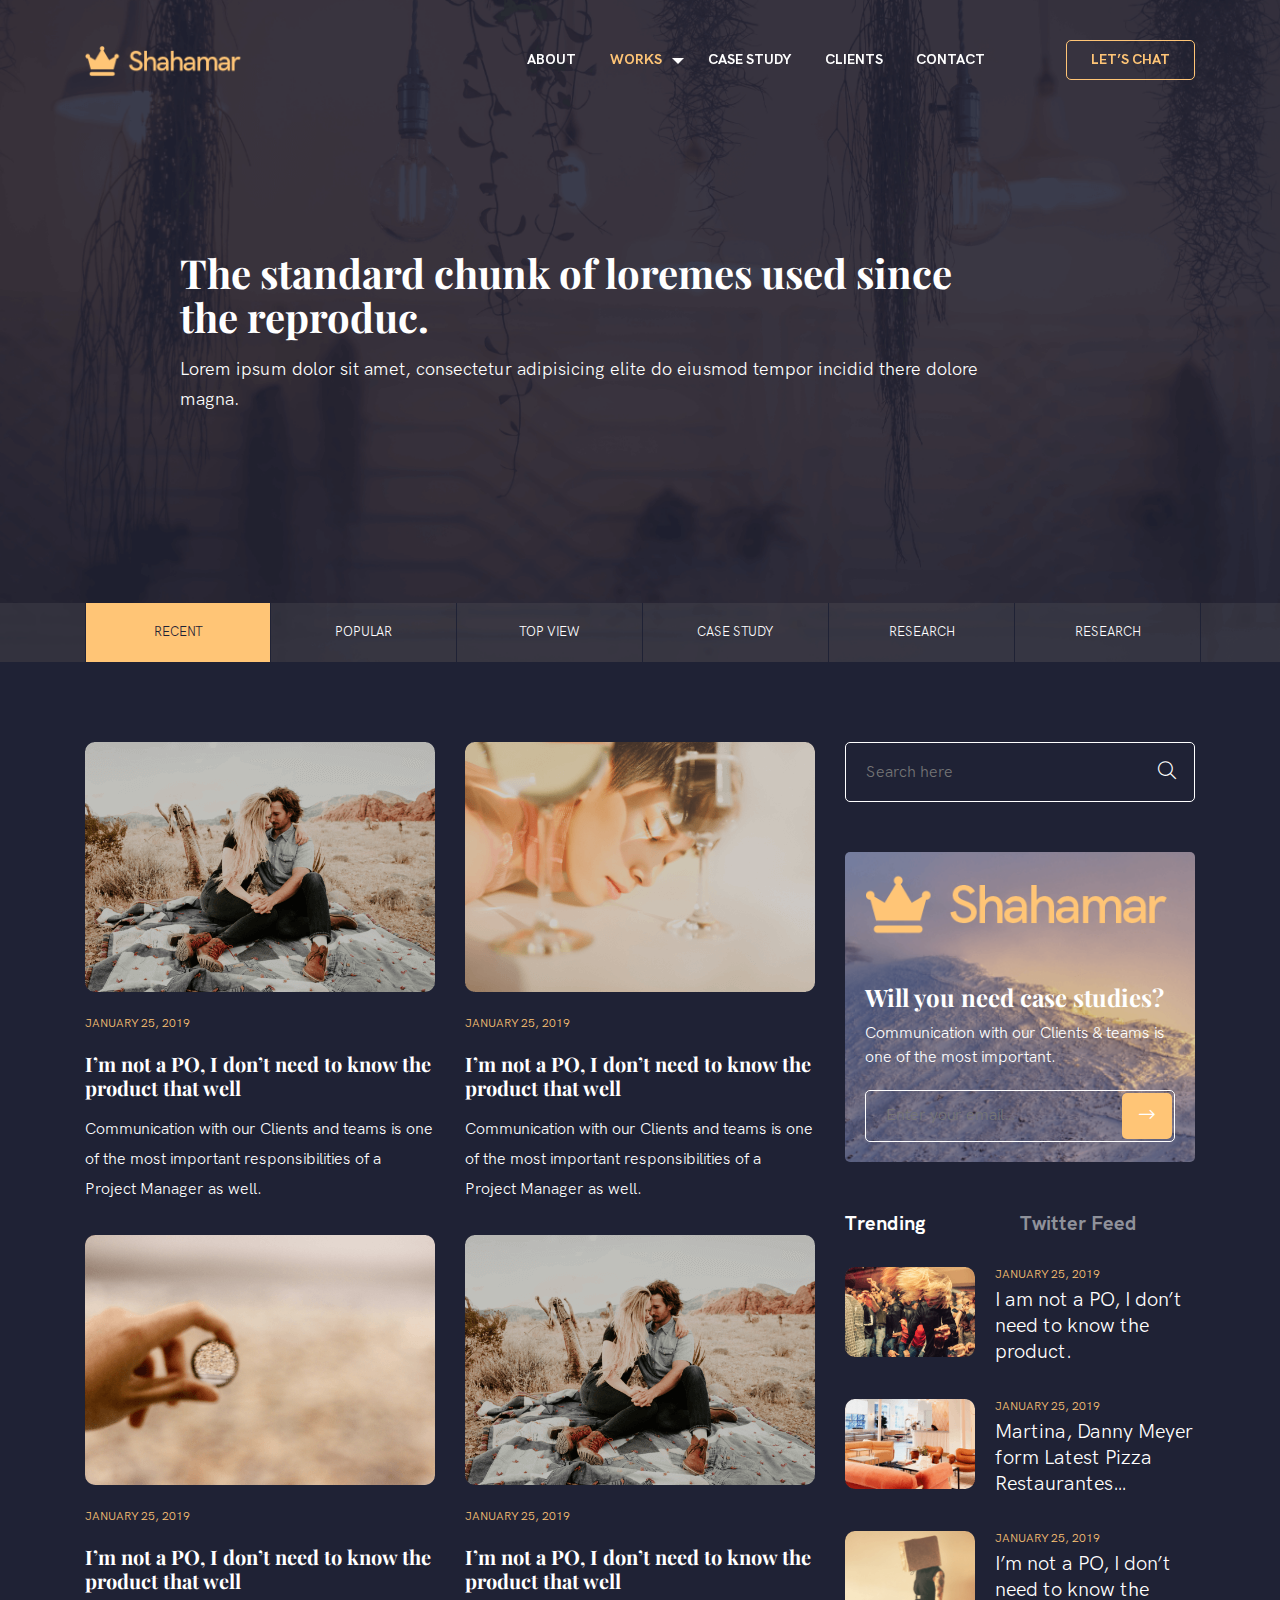
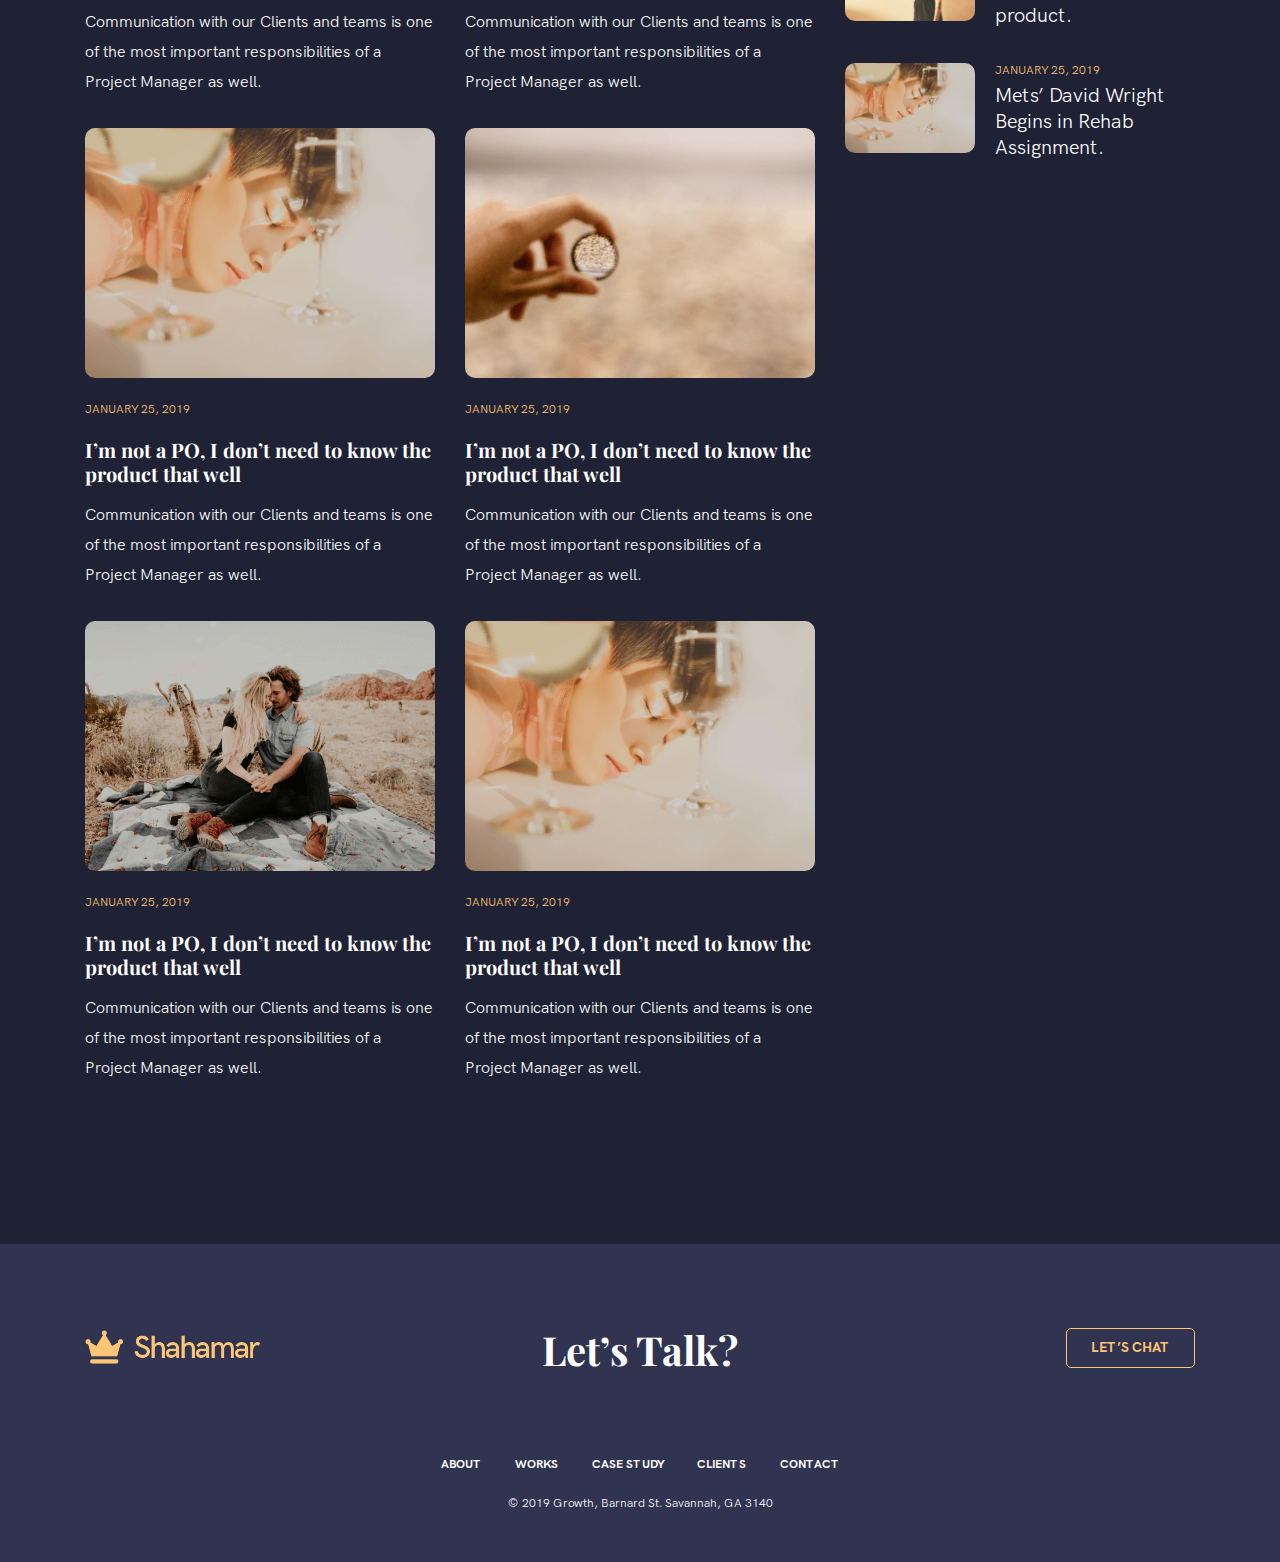
<file: blog.html>
<!DOCTYPE html>
<html lang="en">


<!-- Mirrored from quomodosoft.com/html/growth/blog.html by HTTrack Website Copier/3.x [XR&CO'2014], Mon, 02 Dec 2019 14:12:13 GMT -->
<head>
    <!--- Basic Page Needs  -->
    <meta charset="utf-8">
    <title>Blog || Growth</title>
    <meta name="description" content="">
    <meta name="author" content="">
    <meta name="keywords" content="">
    <meta http-equiv="X-UA-Compatible" content="IE=edge">
    <!-- Mobile Specific Meta  -->
    <meta name="viewport" content="width=device-width, initial-scale=1, maximum-scale=1">
    <!-- CSS -->
    <link rel="stylesheet" href="css/bootstrap.min.css">
    <link rel="stylesheet" href="css/jquery-ui.css">
    <link rel="stylesheet" href="css/all.min.css">
    <link rel="stylesheet" href="css/owl.carousel.min.css">
    <link rel="stylesheet" href="css/animate.css">
    <link rel="stylesheet" href="css/stellarnav.min.css">
    <link rel="stylesheet" href="css/magnific-popup.css">
    <link rel="stylesheet" href="fonts/stylesheet.css">
    <link rel="stylesheet" href="css/style.css">
    <link rel="stylesheet" href="css/responsive.css">
    <!-- Favicon -->
    <link rel="shortcut icon" type="image/png" href="img/favicon.ico">
    <!-- HTML5 Shim and Respond.js IE8 support of HTML5 elements and media queries -->
    <!-- WARNING: Respond.js doesn't work if you view the page via file:// -->
    <!--[if lt IE 9]>
        <script src="https://oss.maxcdn.com/libs/html5shiv/3.7.0/html5shiv.js"></script>
        <script src="https://oss.maxcdn.com/libs/respond.js/1.4.2/respond.min.js"></script>
        <![endif]-->
</head>

<body>
    <div id="preloader"></div>
    <header>
        <div class="container">
            <div class="row">
                <div class="col-lg-2 col-sm-4 col-5">
                    <div class="logo">
                        <a href="index.html" class="link"><img src="img/logo.png" alt=""></a>
                    </div>
                </div>
                <div class="col-lg-8 col-sm-4 col-7">
                    <div class="main-menu stellarnav">
                        <ul>
                            <li><a href="#">ABOUT</a></li>
                            <li class="active"><a href="#">WORKS</a>
                                <ul>
                                    <li><a href="#">How deep?</a>
                                        <ul>
                                            <li><a href="#">Deep</a>
                                                <ul>
                                                    <li><a href="#">Even deeper</a>
                                                        <ul>
                                                            <li><a href="#">Item</a></li>
                                                            <li><a href="#">Item</a></li>
                                                            <li><a href="#">Item</a></li>
                                                        </ul>
                                                    </li>
                                                    <li><a href="#">Item</a></li>
                                                    <li><a href="#">Item</a></li>
                                                    <li><a href="#">Item</a></li>
                                                </ul>
                                            </li>
                                            <li><a href="#">Item</a></li>
                                            <li><a href="#">Item</a></li>
                                            <li><a href="#">Item</a></li>
                                            <li><a href="#">Item</a></li>
                                        </ul>
                                    </li>
                                    <li><a href="#">Item</a>
                                        <ul>
                                            <li><a href="#">Item</a></li>
                                            <li><a href="#">Item</a></li>
                                            <li><a href="#">Item</a></li>
                                            <li><a href="#">Item</a></li>
                                        </ul>
                                    </li>
                                    <li><a href="#">Item</a>
                                        <ul>
                                            <li><a href="#">Deeper</a>
                                                <ul>
                                                    <li><a href="#">Item</a></li>
                                                    <li><a href="#">Item</a></li>
                                                    <li><a href="#">Item</a></li>
                                                </ul>
                                            </li>
                                            <li><a href="#">Item</a></li>
                                            <li><a href="#">Item</a></li>
                                            <li><a href="#">Item</a></li>
                                        </ul>
                                    </li>
                                </ul>
                            </li>
                            <li><a href="#">CASE STUDY</a></li>
                            <li><a href="#">CLIENTS</a></li>
                            <li><a href="#">CONTACT</a></li>
                        </ul>
                    </div>
                </div>
                <div class="col-lg-2 col-sm-4 col-12 d-none d-sm-block">
                    <div class="lets-chat">
                        <a href="#" class="link btn-style-1">LET’S CHAT</a>
                    </div>
                </div>
            </div>
        </div>
    </header>
    <section class="innerpage-hero-area">
        <div class="container">
            <div class="row">
                <div class="col-lg-9 offset-lg-1 col-12">
                    <div class="innerpage-hero-content">
                        <h2 class="title">The standard chunk of loremes used since the reproduc.</h2>
                        <p class="text">Lorem ipsum dolor sit amet, consectetur adipisicing elite  do eiusmod tempor incidid there dolore magna.</p>
                    </div>
                </div>
            </div>
        </div>
        <div class="iha-menu">
            <div class="container">
                <ul class="iha-menu-item">
                    <li class="active"><a href="#">RECENT</a></li>
                    <li><a href="#">POPULAR</a></li>
                    <li><a href="#">TOP VIEW</a></li>
                    <li><a href="#">CASE STUDY</a></li>
                    <li><a href="#">RESEARCH</a></li>
                    <li><a href="#">RESEARCH</a></li>
                </ul>
            </div>
        </div>
    </section>
    <section class="page-blog-area">
        <div class="container">
            <div class="row">
                <div class="col-lg-8 col-12">
                    <div class="page-all-blog">
                        <div class="row justify-content-center">
                            <div class="col-lg-6 col-sm-6 col-12">
                                <div class="single-related-article">
                                    <div class="img"><a href="#"><img src="img/single-blog/related-1.png" alt=""></a>
                                    </div>
                                    <div class="content">
                                        <p class="date">JANUARY 25, 2019</p>
                                        <h4 class="title">I’m not a PO, I don’t need to know the product that well</h4>
                                        <p class="text">Communication with our Clients and teams is one of the most
                                            important responsibilities of a Project Manager as well.</p>
                                    </div>
                                </div>
                            </div>
                            <div class="col-lg-6 col-sm-6 col-12">
                                <div class="single-related-article">
                                    <div class="img"><a href="#"><img src="img/single-blog/related-2.png" alt=""></a>
                                    </div>
                                    <div class="content">
                                        <p class="date">JANUARY 25, 2019</p>
                                        <h4 class="title">I’m not a PO, I don’t need to know the product that well</h4>
                                        <p class="text">Communication with our Clients and teams is one of the most
                                            important responsibilities of a Project Manager as well.</p>
                                    </div>
                                </div>
                            </div>
                            <div class="col-lg-6 col-sm-6 col-12">
                                <div class="single-related-article">
                                    <div class="img"><a href="#"><img src="img/single-blog/related-3.png" alt=""></a>
                                    </div>
                                    <div class="content">
                                        <p class="date">JANUARY 25, 2019</p>
                                        <h4 class="title">I’m not a PO, I don’t need to know the product that well</h4>
                                        <p class="text">Communication with our Clients and teams is one of the most
                                            important responsibilities of a Project Manager as well.</p>
                                    </div>
                                </div>
                            </div>
                            <div class="col-lg-6 col-sm-6 col-12">
                                <div class="single-related-article">
                                    <div class="img"><a href="#"><img src="img/single-blog/related-1.png" alt=""></a>
                                    </div>
                                    <div class="content">
                                        <p class="date">JANUARY 25, 2019</p>
                                        <h4 class="title">I’m not a PO, I don’t need to know the product that well</h4>
                                        <p class="text">Communication with our Clients and teams is one of the most
                                            important responsibilities of a Project Manager as well.</p>
                                    </div>
                                </div>
                            </div>
                            <div class="col-lg-6 col-sm-6 col-12">
                                <div class="single-related-article">
                                    <div class="img"><a href="#"><img src="img/single-blog/related-2.png" alt=""></a>
                                    </div>
                                    <div class="content">
                                        <p class="date">JANUARY 25, 2019</p>
                                        <h4 class="title">I’m not a PO, I don’t need to know the product that well</h4>
                                        <p class="text">Communication with our Clients and teams is one of the most
                                            important responsibilities of a Project Manager as well.</p>
                                    </div>
                                </div>
                            </div>
                            <div class="col-lg-6 col-sm-6 col-12">
                                <div class="single-related-article">
                                    <div class="img"><a href="#"><img src="img/single-blog/related-3.png" alt=""></a>
                                    </div>
                                    <div class="content">
                                        <p class="date">JANUARY 25, 2019</p>
                                        <h4 class="title">I’m not a PO, I don’t need to know the product that well</h4>
                                        <p class="text">Communication with our Clients and teams is one of the most
                                            important responsibilities of a Project Manager as well.</p>
                                    </div>
                                </div>
                            </div>
                            <div class="col-lg-6 col-sm-6 col-12">
                                <div class="single-related-article">
                                    <div class="img"><a href="#"><img src="img/single-blog/related-1.png" alt=""></a>
                                    </div>
                                    <div class="content">
                                        <p class="date">JANUARY 25, 2019</p>
                                        <h4 class="title">I’m not a PO, I don’t need to know the product that well</h4>
                                        <p class="text">Communication with our Clients and teams is one of the most
                                            important responsibilities of a Project Manager as well.</p>
                                    </div>
                                </div>
                            </div>
                            <div class="col-lg-6 col-sm-6 col-12">
                                <div class="single-related-article">
                                    <div class="img"><a href="#"><img src="img/single-blog/related-2.png" alt=""></a>
                                    </div>
                                    <div class="content">
                                        <p class="date">JANUARY 25, 2019</p>
                                        <h4 class="title">I’m not a PO, I don’t need to know the product that well</h4>
                                        <p class="text">Communication with our Clients and teams is one of the most
                                            important responsibilities of a Project Manager as well.</p>
                                    </div>
                                </div>
                            </div>
                        </div>
                    </div>
                </div>
                <div class="col-lg-4 offset-lg-0 col-sm-8 offset-sm-2 col-12">
                    <div class="sidebar">
                        <div class="sidebar-widget">
                            <form action="#">
                                <div class="search-input-box">
                                    <input type="text" placeholder="Search here">
                                    <button><i class="fal fa-search"></i></button>
                                </div>
                            </form>
                        </div>
                        <div class="sw-subscribe sidebar-widget">
                            <div class="subs-logo"><img src="img/logo.png" alt=""></div>
                            <h3 class="subs-title">Will you need case studies?</h3>
                            <p class="subs-text">Communication with our Clients & teams is one of the most important.</p>
                            <form action="#">
                                <div class="subs-input-box">
                                    <input type="text" placeholder="Enter your email…">
                                    <button><i class="fal fa-long-arrow-right"></i></button>
                                </div>
                            </form>
                        </div>
                        <div class="sw-news sidebar-widget">
                            <ul class="sw-news-nav nav nav-tabs" id="newsTab" role="tablist">
                                <li class="nav-item">
                                    <a class="nav-link active" id="trending-tab" data-toggle="tab" href="#trending" role="tab" aria-controls="trending" aria-selected="true">Trending</a>
                                </li>
                                <li class="nav-item">
                                    <a class="nav-link" id="twfeed-tab" data-toggle="tab" href="#twfeed" role="tab" aria-controls="twfeed" aria-selected="false">Twitter Feed</a>
                                </li>
                            </ul>
                            <div class="sw-news-tab-content tab-content" id="newsTabContent">
                                <div class="tab-pane fade show active" id="trending" role="tabpanel" aria-labelledby="trending-tab">
                                    <div class="sw-news-box">
                                        <div class="img"><img src="img/blog/side-post-1.png" alt=""></div>
                                        <div class="content">
                                            <span class="date">JANUARY 25, 2019</span>
                                            <a href="#" class="title">I am not a PO, I don’t need to know the product.</a>
                                        </div>
                                    </div>
                                    <div class="sw-news-box">
                                        <div class="img"><img src="img/blog/side-post-2.png" alt=""></div>
                                        <div class="content">
                                            <span class="date">JANUARY 25, 2019</span>
                                            <a href="#" class="title">Martina, Danny Meyer form Latest Pizza Restaurantes…</a>
                                        </div>
                                    </div>
                                    <div class="sw-news-box">
                                        <div class="img"><img src="img/blog/side-post-3.png" alt=""></div>
                                        <div class="content">
                                            <span class="date">JANUARY 25, 2019</span>
                                            <a href="#" class="title">I’m not a PO, I don’t need to know the product.</a>
                                        </div>
                                    </div>
                                    <div class="sw-news-box">
                                        <div class="img"><img src="img/blog/side-post-4.png" alt=""></div>
                                        <div class="content">
                                            <span class="date">JANUARY 25, 2019</span>
                                            <a href="#" class="title">Mets’ David Wright Begins in Rehab Assignment.</a>
                                        </div>
                                    </div>
                                </div>
                                <div class="tab-pane fade" id="twfeed" role="tabpanel" aria-labelledby="twfeed-tab">
                                    <div class="sw-news-box">
                                        <div class="img"><img src="img/blog/side-post-4.png" alt=""></div>
                                        <div class="content">
                                            <span class="date">JANUARY 25, 2019</span>
                                            <a href="#" class="title">I am not a PO, I don’t need to know the product.</a>
                                        </div>
                                    </div>
                                    <div class="sw-news-box">
                                        <div class="img"><img src="img/blog/side-post-3.png" alt=""></div>
                                        <div class="content">
                                            <span class="date">JANUARY 25, 2019</span>
                                            <a href="#" class="title">Martina, Danny Meyer form Latest Pizza Restaurantes…</a>
                                        </div>
                                    </div>
                                    <div class="sw-news-box">
                                        <div class="img"><img src="img/blog/side-post-2.png" alt=""></div>
                                        <div class="content">
                                            <span class="date">JANUARY 25, 2019</span>
                                            <a href="#" class="title">I’m not a PO, I don’t need to know the product.</a>
                                        </div>
                                    </div>
                                    <div class="sw-news-box">
                                        <div class="img"><img src="img/blog/side-post-1.png" alt=""></div>
                                        <div class="content">
                                            <span class="date">JANUARY 25, 2019</span>
                                            <a href="#" class="title">Mets’ David Wright Begins in Rehab Assignment.</a>
                                        </div>
                                    </div>
                                </div>
                            </div>
                        </div>
                    </div>
                </div>
            </div>
        </div>
    </section>
    <footer>
        <div class="container">
            <div class="footer-top-area">
                <div class="row">
                    <div class="col-lg-4 col-sm-3 col-12">
                        <div class="f-logo">
                            <a href="index.html" class="link"><img src="img/logo.png" alt=""></a>
                        </div>
                    </div>
                    <div class="col-lg-4 col-sm-5 col-12">
                        <div class="f-title">
                            <h2 class="title">Let’s Talk?</h2>
                        </div>
                    </div>
                    <div class="col-lg-4 col-sm-4 col-12">
                        <div class="f-chat">
                            <a href="#" class="link btn-style-1">LET’S CHAT</a>
                        </div>
                    </div>
                </div>
            </div>
            <div class="footer-bottom-area">
                <div class="footer-links">
                    <ul class="links">
                        <li><a href="#">ABOUT</a></li>
                        <li><a href="#">WORKS</a></li>
                        <li><a href="#">CASE STUDY</a></li>
                        <li><a href="#">CLIENTS</a></li>
                        <li><a href="#">CONTACT</a></li>
                    </ul>
                </div>
                <div class="footer-copyright">
                    <p class="copyright">© 2019 Growth, Barnard St. Savannah, GA 3140</p>
                </div>
            </div>
        </div>
    </footer>
    <!-- Scripts -->
    <script src="js/jquery-3.3.1.min.js"></script>
    <script src="js/jquery-ui.js"></script>
    <script src="js/owl.carousel.min.js"></script>
    <script src="js/jquery.counterup.min.js"></script>
    <script src="js/countdown.js"></script>
    <script src="js/stellarnav.min.js"></script>
    <script src="js/imagesloaded.pkgd.min.js"></script>
    <script src="js/isotope.pkgd.min.js"></script>
    <script src="js/jquery.magnific-popup.min.js"></script>
    <script src="js/jquery.scrollUp.js"></script>
    <script src="js/jquery.waypoints.min.js"></script>
    <script src="js/popper.min.js"></script>
    <script src="js/bootstrap.min.js"></script>
    <script src="js/theme.js"></script>
</body>


<!-- Mirrored from quomodosoft.com/html/growth/blog.html by HTTrack Website Copier/3.x [XR&CO'2014], Mon, 02 Dec 2019 14:12:22 GMT -->
</html>
</file>
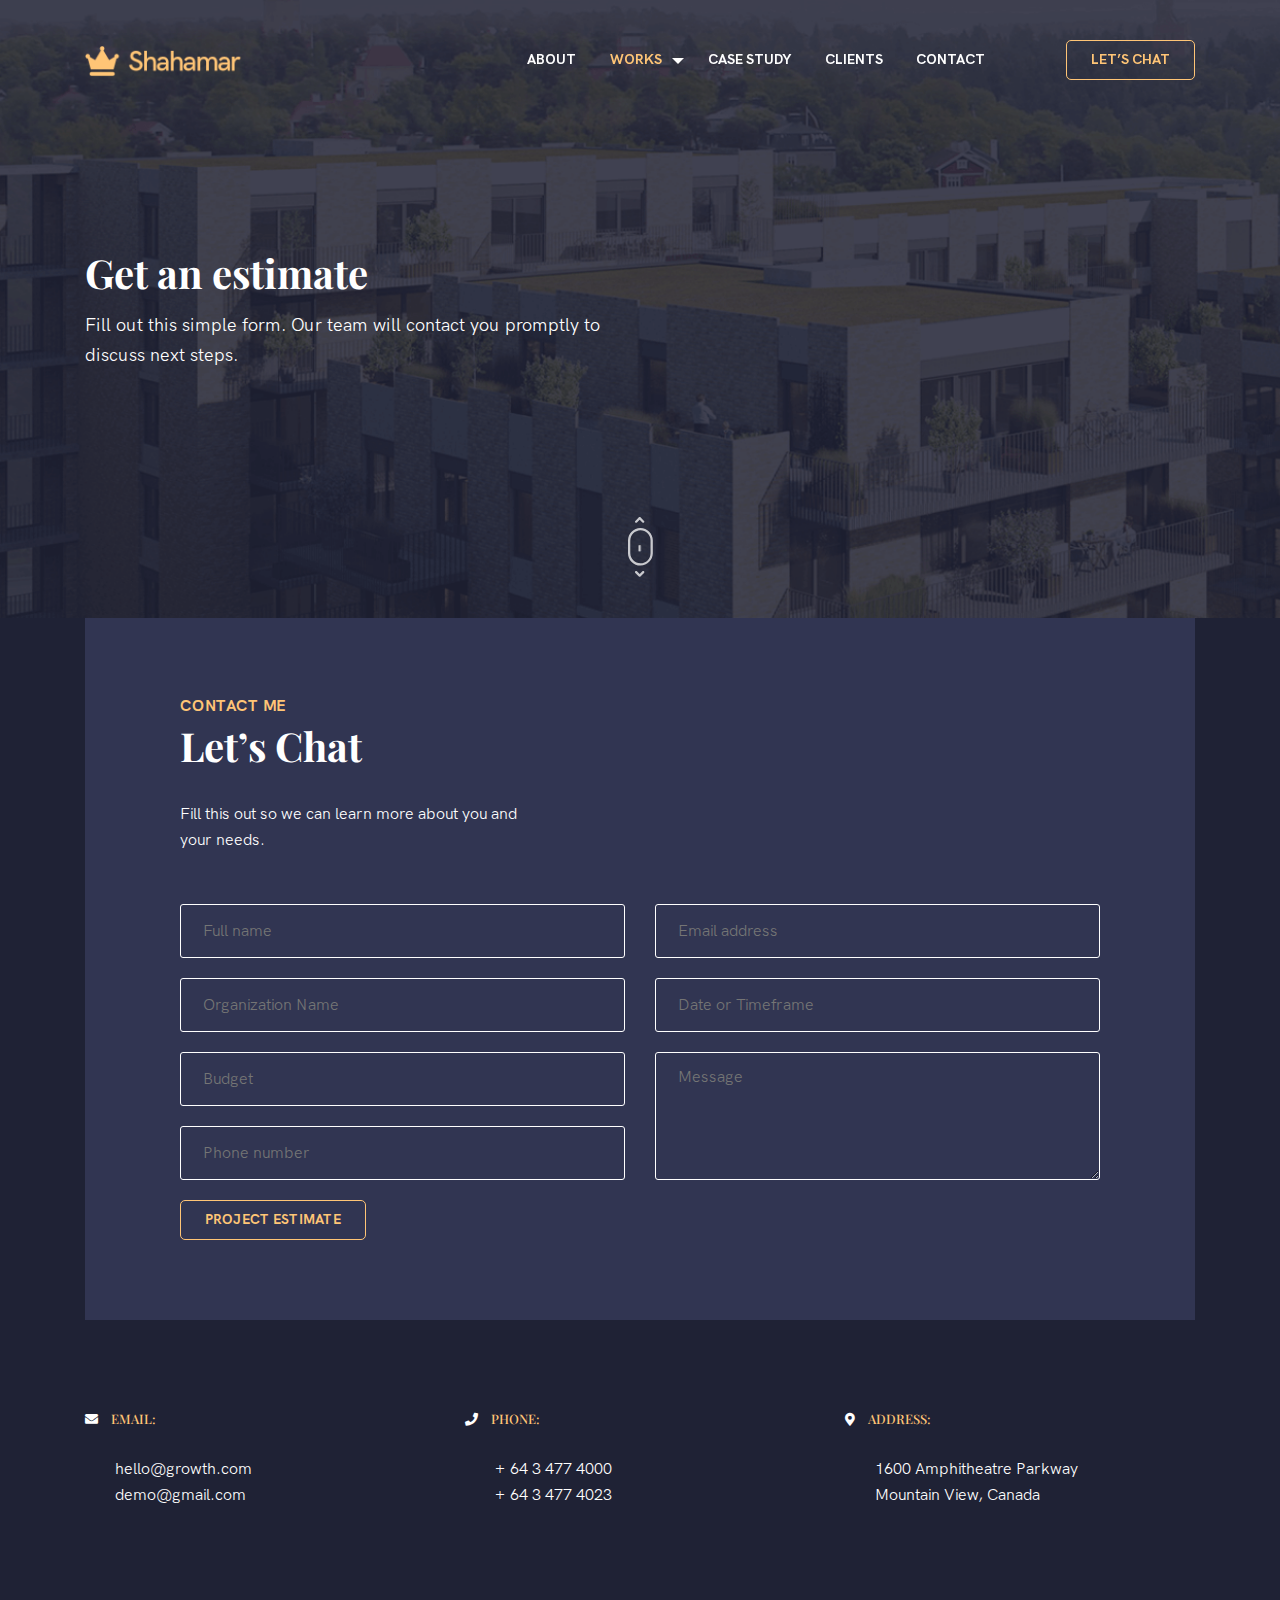
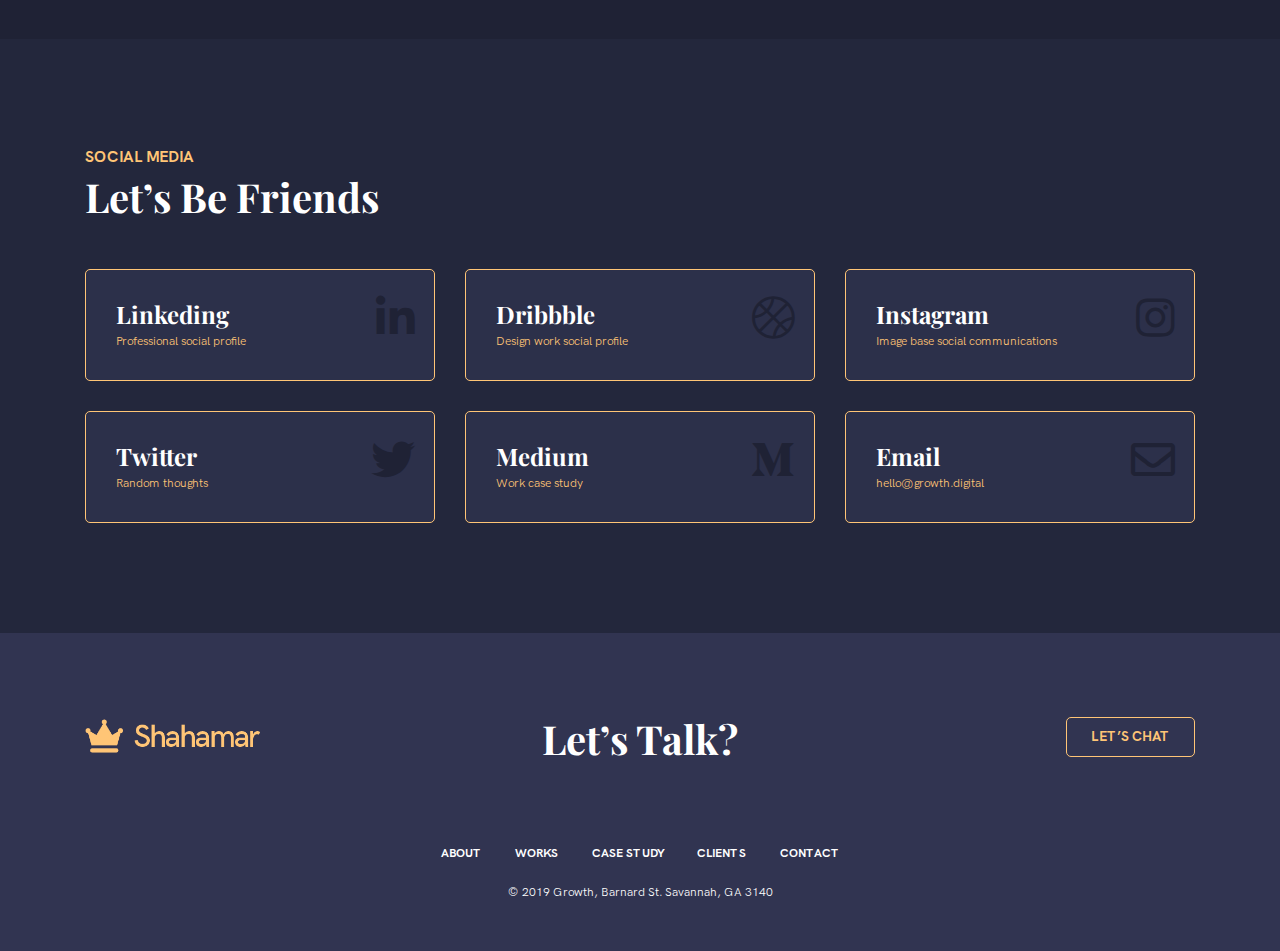
<file: contact.html>
<!DOCTYPE html>
<html lang="en">


<!-- Mirrored from quomodosoft.com/html/growth/contact.html by HTTrack Website Copier/3.x [XR&CO'2014], Mon, 02 Dec 2019 14:12:53 GMT -->
<head>
    <!--- Basic Page Needs  -->
    <meta charset="utf-8">
    <title>Contact || Growth</title>
    <meta name="description" content="">
    <meta name="author" content="">
    <meta name="keywords" content="">
    <meta http-equiv="X-UA-Compatible" content="IE=edge">
    <!-- Mobile Specific Meta  -->
    <meta name="viewport" content="width=device-width, initial-scale=1, maximum-scale=1">
    <!-- CSS -->
    <link rel="stylesheet" href="css/bootstrap.min.css">
    <link rel="stylesheet" href="css/jquery-ui.css">
    <link rel="stylesheet" href="css/all.min.css">
    <link rel="stylesheet" href="css/owl.carousel.min.css">
    <link rel="stylesheet" href="css/animate.css">
    <link rel="stylesheet" href="css/stellarnav.min.css">
    <link rel="stylesheet" href="css/magnific-popup.css">
    <link rel="stylesheet" href="fonts/stylesheet.css">
    <link rel="stylesheet" href="css/style.css">
    <link rel="stylesheet" href="css/responsive.css">
    <!-- Favicon -->
    <link rel="shortcut icon" type="image/png" href="img/favicon.ico">
    <!-- HTML5 Shim and Respond.js IE8 support of HTML5 elements and media queries -->
    <!-- WARNING: Respond.js doesn't work if you view the page via file:// -->
    <!--[if lt IE 9]>
        <script src="https://oss.maxcdn.com/libs/html5shiv/3.7.0/html5shiv.js"></script>
        <script src="https://oss.maxcdn.com/libs/respond.js/1.4.2/respond.min.js"></script>
        <![endif]-->
</head>

<body>
    <div id="preloader"></div>
    <header>
        <div class="container">
            <div class="row">
                <div class="col-lg-2 col-sm-4 col-5">
                    <div class="logo">
                        <a href="index.html" class="link"><img src="img/logo.png" alt=""></a>
                    </div>
                </div>
                <div class="col-lg-8 col-sm-4 col-7">
                    <div class="main-menu stellarnav">
                        <ul>
                            <li><a href="#">ABOUT</a></li>
                            <li class="active"><a href="#">WORKS</a>
                                <ul>
                                    <li><a href="#">How deep?</a>
                                        <ul>
                                            <li><a href="#">Deep</a>
                                                <ul>
                                                    <li><a href="#">Even deeper</a>
                                                        <ul>
                                                            <li><a href="#">Item</a></li>
                                                            <li><a href="#">Item</a></li>
                                                            <li><a href="#">Item</a></li>
                                                        </ul>
                                                    </li>
                                                    <li><a href="#">Item</a></li>
                                                    <li><a href="#">Item</a></li>
                                                    <li><a href="#">Item</a></li>
                                                </ul>
                                            </li>
                                            <li><a href="#">Item</a></li>
                                            <li><a href="#">Item</a></li>
                                            <li><a href="#">Item</a></li>
                                            <li><a href="#">Item</a></li>
                                        </ul>
                                    </li>
                                    <li><a href="#">Item</a>
                                        <ul>
                                            <li><a href="#">Item</a></li>
                                            <li><a href="#">Item</a></li>
                                            <li><a href="#">Item</a></li>
                                            <li><a href="#">Item</a></li>
                                        </ul>
                                    </li>
                                    <li><a href="#">Item</a>
                                        <ul>
                                            <li><a href="#">Deeper</a>
                                                <ul>
                                                    <li><a href="#">Item</a></li>
                                                    <li><a href="#">Item</a></li>
                                                    <li><a href="#">Item</a></li>
                                                </ul>
                                            </li>
                                            <li><a href="#">Item</a></li>
                                            <li><a href="#">Item</a></li>
                                            <li><a href="#">Item</a></li>
                                        </ul>
                                    </li>
                                </ul>
                            </li>
                            <li><a href="#">CASE STUDY</a></li>
                            <li><a href="#">CLIENTS</a></li>
                            <li><a href="#">CONTACT</a></li>
                        </ul>
                    </div>
                </div>
                <div class="col-lg-2 col-sm-4 col-12 d-none d-sm-block">
                    <div class="lets-chat">
                        <a href="#" class="link btn-style-1">LET’S CHAT</a>
                    </div>
                </div>
            </div>
        </div>
    </header>
    <section class="iha-contact innerpage-hero-area" id="_iha">
        <div class="container">
            <div class="row">
                <div class="col-lg-6 col-12">
                    <div class="innerpage-hero-content">
                        <h2 class="title">Get an estimate</h2>
                        <p class="text">Fill out this simple form. Our team will contact you promptly to discuss next steps.</p>
                    </div>
                </div>
            </div>
            <div class="scroll-icon">
                <div class="container">
                    <div class="scroll-icon-box">
                        <a href="#_iha" class="up smoothscroll"><img src="img/contact/scroll-up.png" alt=""></a>
                        <span class="box"><img src="img/contact/scroll-box.png" alt=""></span>
                        <span class="inner"><img src="img/contact/scroll-inner.png" alt=""></span>
                        <a href="#_cfa" class="down smoothscroll"><img src="img/contact/scroll-down.png" alt=""></a>
                    </div>
                </div>
            </div>
        </div>
    </section>
    <section class="contact-form-area" id="_cfa">
        <div class="container">
            <form action="#">
                <div class="contact-form">
                    <div class="row">
                        <div class="col-lg-10 offset-lg-1 col-md-10 offset-md-1 col-sm-10 offset-sm-1 col-10 offset-1">
                            <div class="row">
                                <div class="col-lg-5 col-12">
                                    <div class="section-title">
                                        <p class="intro">CONTACT ME</p>
                                        <h2 class="title">Let’s Chat</h2>
                                        <p class="text">Fill this out so we can learn more about you and your needs.</p>
                                    </div>
                                </div>
                            </div>
                            <div class="row">
                                <div class="col-lg-6 col-md-6 col-sm-12 col-12">
                                    <div class="contact-input-box">
                                        <input type="text" placeholder="Full name">
                                    </div>
                                    <div class="contact-input-box">
                                        <input type="text" placeholder="Organization Name">
                                    </div>
                                    <div class="contact-input-box">
                                        <input type="text" placeholder="Budget">
                                    </div>
                                    <div class="contact-input-box">
                                        <input type="text" placeholder="Phone number">
                                    </div>
                                    <div class="contact-input-box">
                                        <input class="btn-style-1" type="submit" value="PROJECT ESTIMATE">
                                    </div>
                                </div>
                                <div class="col-lg-6 col-md-6 col-sm-12 col-12">
                                    <div class="contact-input-box">
                                        <input type="email" placeholder="Email address">
                                    </div>
                                    <div class="contact-input-box">
                                        <input type="text" placeholder="Date or Timeframe">
                                    </div>
                                    <div class="contact-input-box">
                                        <textarea placeholder="Message"></textarea>
                                    </div>
                                </div>
                            </div>
                        </div>
                    </div>
                </div>
            </form>
        </div>
    </section>
    <section class="contact-address-area">
        <div class="container">
            <div class="row justify-content-center">
                <div class="col-lg-4 col-md-4 col-sm-6 col-12">
                    <div class="single-contact-address">
                        <h6 class="title"><span class="icon"><i class="fas fa-envelope"></i></span> EMAIL:</h6>
                        <ul class="info">
                            <li>hello@growth.com</li>
                            <li>demo@gmail.com</li>
                        </ul>
                    </div>
                </div>
                <div class="col-lg-4 col-md-4 col-sm-6 col-12">
                    <div class="single-contact-address">
                        <h6 class="title"><span class="icon"><i class="fas fa-phone"></i></span> PHONE:</h6>
                        <ul class="info">
                            <li>+ 64 3 477 4000</li>
                            <li>+ 64 3 477 4023</li>
                        </ul>
                    </div>
                </div>
                <div class="col-lg-4 col-md-4 col-sm-6 col-12">
                    <div class="single-contact-address">
                        <h6 class="title"><span class="icon"><i class="fas fa-map-marker-alt"></i></span> ADDRESS:</h6>
                        <ul class="info">
                            <li>1600 Amphitheatre Parkway</li>
                            <li>Mountain View, Canada</li>
                        </ul>
                    </div>
                </div>
            </div>
        </div>
    </section>
    <section class="social-area" id="_social">
        <div class="container">
            <div class="row">
                <div class="col-12">
                    <div class="section-title">
                        <p class="intro">SOCIAL MEDIA</p>
                        <h2 class="title">Let’s Be Friends</h2>
                    </div>
                </div>
            </div>
            <div class="row">
                <div class="col-lg-4 col-sm-6 col-12">
                    <div class="single-social">
                        <h3 class="title">Linkeding</h3>
                        <p class="info">Professional social profile</p>
                        <span class="icon"><i class="fab fa-linkedin-in"></i></span>
                    </div>
                </div>
                <div class="col-lg-4 col-sm-6 col-12">
                    <div class="single-social">
                        <h3 class="title">Dribbble</h3>
                        <p class="info">Design work social profile</p>
                        <span class="icon"><i class="fal fa-basketball-ball"></i></span>
                    </div>
                </div>
                <div class="col-lg-4 col-sm-6 col-12">
                    <div class="single-social">
                        <h3 class="title">Instagram</h3>
                        <p class="info">Image base social communications</p>
                        <span class="icon"><i class="fab fa-instagram"></i></span>
                    </div>
                </div>
                <div class="col-lg-4 col-sm-6 col-12">
                    <div class="single-social">
                        <h3 class="title">Twitter</h3>
                        <p class="info">Random thoughts</p>
                        <span class="icon"><i class="fab fa-twitter"></i></span>
                    </div>
                </div>
                <div class="col-lg-4 col-sm-6 col-12">
                    <div class="single-social">
                        <h3 class="title">Medium</h3>
                        <p class="info">Work case study</p>
                        <span class="icon"><i class="fab fa-medium-m"></i></span>
                    </div>
                </div>
                <div class="col-lg-4 col-sm-6 col-12">
                    <div class="single-social">
                        <h3 class="title">Email</h3>
                        <p class="info">hello@growth.digital</p>
                        <span class="icon"><i class="far fa-envelope"></i></span>
                    </div>
                </div>
            </div>
        </div>
    </section>
    <footer>
        <div class="container">
            <div class="footer-top-area">
                <div class="row">
                    <div class="col-lg-4 col-sm-3 col-12">
                        <div class="f-logo">
                            <a href="index.html" class="link"><img src="img/logo.png" alt=""></a>
                        </div>
                    </div>
                    <div class="col-lg-4 col-sm-5 col-12">
                        <div class="f-title">
                            <h2 class="title">Let’s Talk?</h2>
                        </div>
                    </div>
                    <div class="col-lg-4 col-sm-4 col-12">
                        <div class="f-chat">
                            <a href="#" class="link btn-style-1">LET’S CHAT</a>
                        </div>
                    </div>
                </div>
            </div>
            <div class="footer-bottom-area">
                <div class="footer-links">
                    <ul class="links">
                        <li><a href="#">ABOUT</a></li>
                        <li><a href="#">WORKS</a></li>
                        <li><a href="#">CASE STUDY</a></li>
                        <li><a href="#">CLIENTS</a></li>
                        <li><a href="#">CONTACT</a></li>
                    </ul>
                </div>
                <div class="footer-copyright">
                    <p class="copyright">© 2019 Growth, Barnard St. Savannah, GA 3140</p>
                </div>
            </div>
        </div>
    </footer>
    <!-- Scripts -->
    <script src="js/jquery-3.3.1.min.js"></script>
    <script src="js/jquery-ui.js"></script>
    <script src="js/owl.carousel.min.js"></script>
    <script src="js/jquery.counterup.min.js"></script>
    <script src="js/countdown.js"></script>
    <script src="js/stellarnav.min.js"></script>
    <script src="js/imagesloaded.pkgd.min.js"></script>
    <script src="js/isotope.pkgd.min.js"></script>
    <script src="js/jquery.magnific-popup.min.js"></script>
    <script src="js/jquery.scrollUp.js"></script>
    <script src="js/jquery.waypoints.min.js"></script>
    <script src="js/popper.min.js"></script>
    <script src="js/bootstrap.min.js"></script>
    <script src="js/theme.js"></script>
</body>


<!-- Mirrored from quomodosoft.com/html/growth/contact.html by HTTrack Website Copier/3.x [XR&CO'2014], Mon, 02 Dec 2019 14:12:54 GMT -->
</html>
</file>
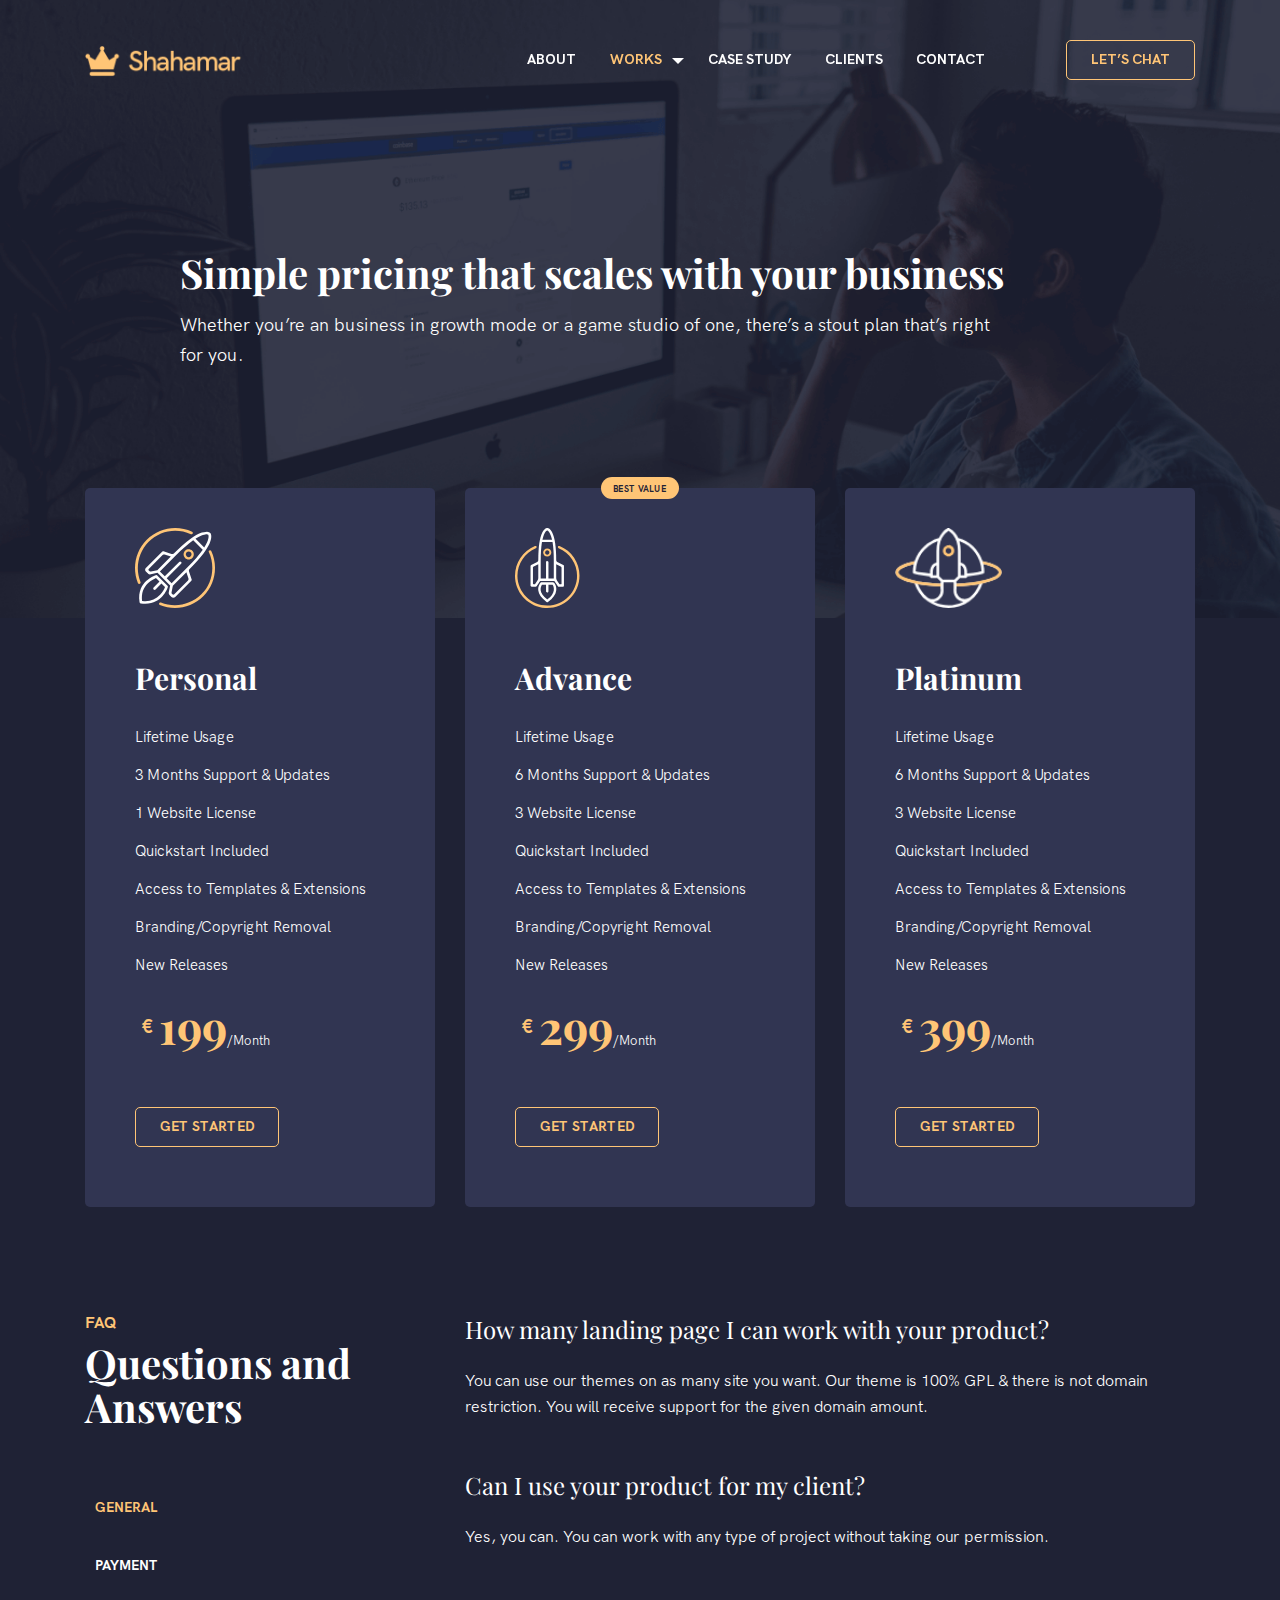
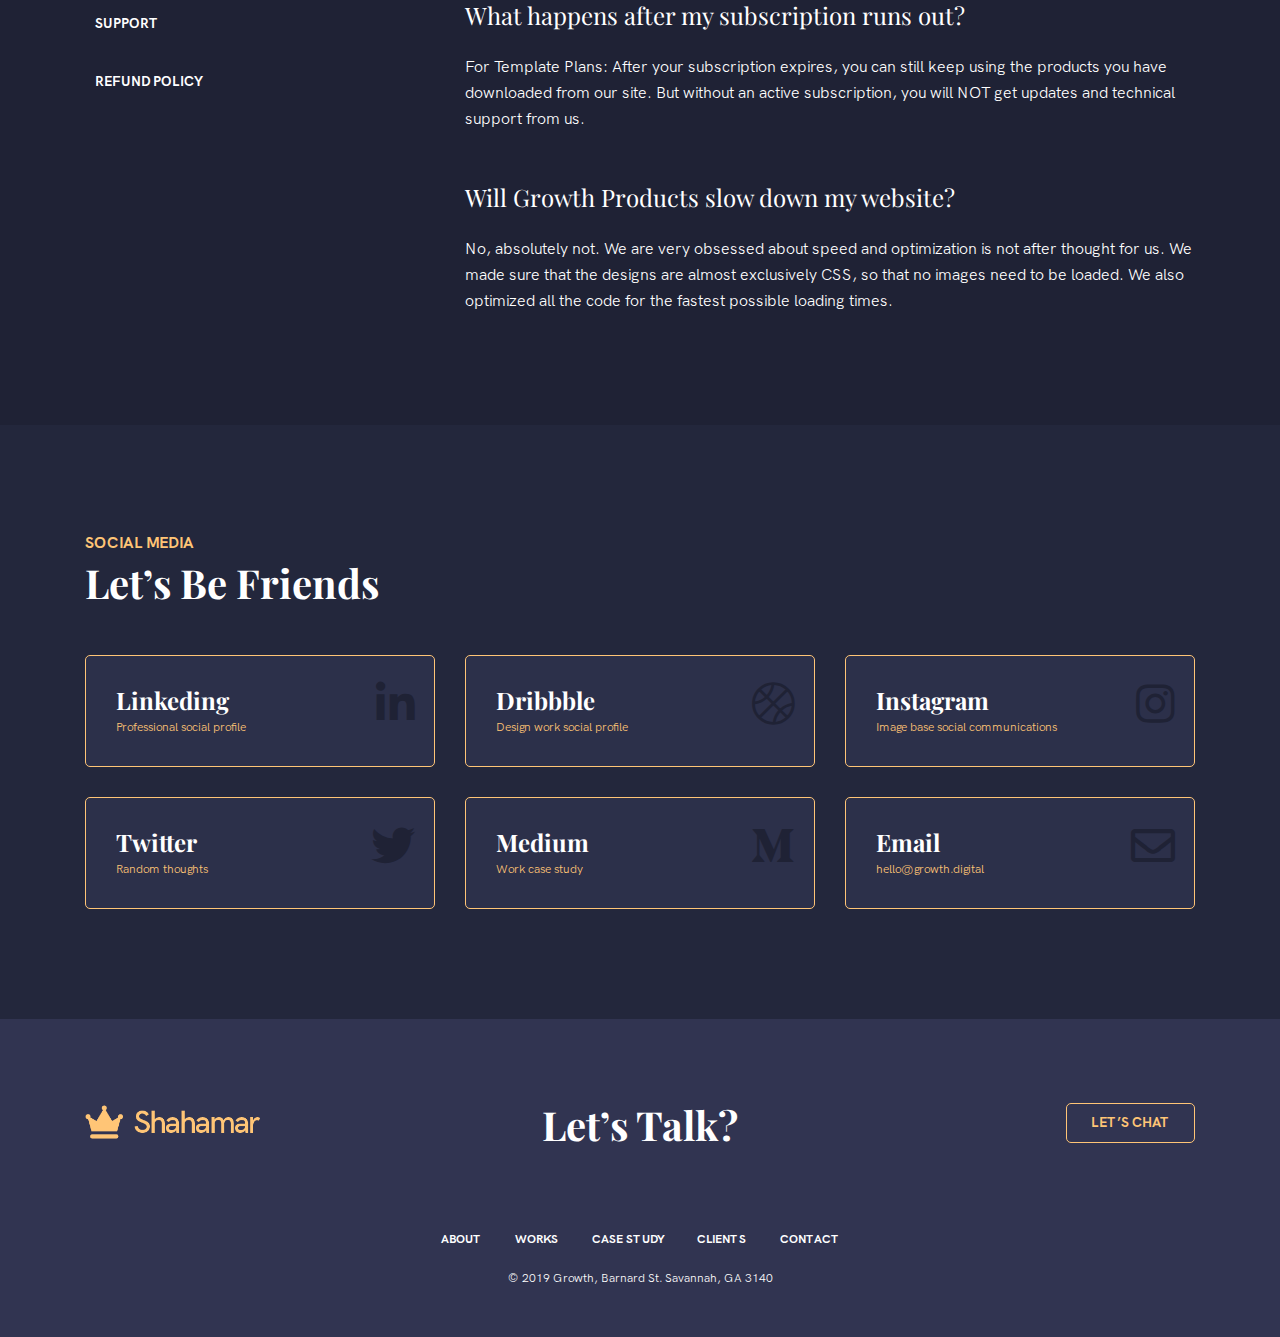
<file: pricing.html>
<!DOCTYPE html>
<html lang="en">


<!-- Mirrored from quomodosoft.com/html/growth/pricing.html by HTTrack Website Copier/3.x [XR&CO'2014], Mon, 02 Dec 2019 14:12:26 GMT -->
<head>
    <!--- Basic Page Needs  -->
    <meta charset="utf-8">
    <title>Pricing || Growth</title>
    <meta name="description" content="">
    <meta name="author" content="">
    <meta name="keywords" content="">
    <meta http-equiv="X-UA-Compatible" content="IE=edge">
    <!-- Mobile Specific Meta  -->
    <meta name="viewport" content="width=device-width, initial-scale=1, maximum-scale=1">
    <!-- CSS -->
    <link rel="stylesheet" href="css/bootstrap.min.css">
    <link rel="stylesheet" href="css/jquery-ui.css">
    <link rel="stylesheet" href="css/all.min.css">
    <link rel="stylesheet" href="css/owl.carousel.min.css">
    <link rel="stylesheet" href="css/animate.css">
    <link rel="stylesheet" href="css/stellarnav.min.css">
    <link rel="stylesheet" href="css/magnific-popup.css">
    <link rel="stylesheet" href="fonts/stylesheet.css">
    <link rel="stylesheet" href="css/style.css">
    <link rel="stylesheet" href="css/responsive.css">
    <!-- Favicon -->
    <link rel="shortcut icon" type="image/png" href="img/favicon.ico">
    <!-- HTML5 Shim and Respond.js IE8 support of HTML5 elements and media queries -->
    <!-- WARNING: Respond.js doesn't work if you view the page via file:// -->
    <!--[if lt IE 9]>
        <script src="https://oss.maxcdn.com/libs/html5shiv/3.7.0/html5shiv.js"></script>
        <script src="https://oss.maxcdn.com/libs/respond.js/1.4.2/respond.min.js"></script>
        <![endif]-->
</head>

<body>
    <div id="preloader"></div>
    <header>
        <div class="container">
            <div class="row">
                <div class="col-lg-2 col-sm-4 col-5">
                    <div class="logo">
                        <a href="index.html" class="link"><img src="img/logo.png" alt=""></a>
                    </div>
                </div>
                <div class="col-lg-8 col-sm-4 col-7">
                    <div class="main-menu stellarnav">
                        <ul>
                            <li><a href="#">ABOUT</a></li>
                            <li class="active"><a href="#">WORKS</a>
                                <ul>
                                    <li><a href="#">How deep?</a>
                                        <ul>
                                            <li><a href="#">Deep</a>
                                                <ul>
                                                    <li><a href="#">Even deeper</a>
                                                        <ul>
                                                            <li><a href="#">Item</a></li>
                                                            <li><a href="#">Item</a></li>
                                                            <li><a href="#">Item</a></li>
                                                        </ul>
                                                    </li>
                                                    <li><a href="#">Item</a></li>
                                                    <li><a href="#">Item</a></li>
                                                    <li><a href="#">Item</a></li>
                                                </ul>
                                            </li>
                                            <li><a href="#">Item</a></li>
                                            <li><a href="#">Item</a></li>
                                            <li><a href="#">Item</a></li>
                                            <li><a href="#">Item</a></li>
                                        </ul>
                                    </li>
                                    <li><a href="#">Item</a>
                                        <ul>
                                            <li><a href="#">Item</a></li>
                                            <li><a href="#">Item</a></li>
                                            <li><a href="#">Item</a></li>
                                            <li><a href="#">Item</a></li>
                                        </ul>
                                    </li>
                                    <li><a href="#">Item</a>
                                        <ul>
                                            <li><a href="#">Deeper</a>
                                                <ul>
                                                    <li><a href="#">Item</a></li>
                                                    <li><a href="#">Item</a></li>
                                                    <li><a href="#">Item</a></li>
                                                </ul>
                                            </li>
                                            <li><a href="#">Item</a></li>
                                            <li><a href="#">Item</a></li>
                                            <li><a href="#">Item</a></li>
                                        </ul>
                                    </li>
                                </ul>
                            </li>
                            <li><a href="#">CASE STUDY</a></li>
                            <li><a href="#">CLIENTS</a></li>
                            <li><a href="#">CONTACT</a></li>
                        </ul>
                    </div>
                </div>
                <div class="col-lg-2 col-sm-4 col-12 d-none d-sm-block">
                    <div class="lets-chat">
                        <a href="#" class="link btn-style-1">LET’S CHAT</a>
                    </div>
                </div>
            </div>
        </div>
    </header>
    <section class="iha-pricing innerpage-hero-area">
        <div class="container">
            <div class="row">
                <div class="col-lg-9 offset-lg-1 col-12">
                    <div class="innerpage-hero-content">
                        <h2 class="title">Simple pricing that scales with your business</h2>
                        <p class="text">Whether you’re an business in growth mode or a game studio of one, there’s a stout plan that’s right for you.</p>
                    </div>
                </div>
            </div>
        </div>
    </section>
    <section class="page-pricing-area">
        <div class="container">
            <div class="row justify-content-center">
                <div class="col-lg-4 col-md-4 col-sm-8 col-12">
                    <div class="single-pricing">
                        <div class="icon"><img src="img/pricing/price-1.png" alt=""></div>
                        <div class="type">
                            <h6 class="type-text">Personal</h6>
                        </div>
                        <ul class="info">
                            <li>Lifetime Usage</li>
                            <li>3 Months Support & Updates</li>
                            <li>1 Website License</li>
                            <li>Quickstart Included</li>
                            <li>Access to Templates & Extensions</li>
                            <li>Branding/Copyright Removal</li>
                            <li>New Releases</li>
                        </ul>
                        <h2 class="price"><span class="icon">€</span>199<span class="duration">/Month</span></h2>
                        <a href="#" class="purchase btn-style-1">GET STARTED</a>
                    </div>
                </div>
                <div class="col-lg-4 col-md-4 col-sm-8 col-12">
                    <div class="single-pricing">
                        <span class="badge">BEST VALUE</span>
                        <div class="icon"><img src="img/pricing/price-2.png" alt=""></div>
                        <div class="type">
                            <h6 class="type-text">Advance</h6>
                        </div>
                        <ul class="info">
                            <li>Lifetime Usage</li>
                            <li>6 Months Support & Updates</li>
                            <li>3 Website License</li>
                            <li>Quickstart Included</li>
                            <li>Access to Templates & Extensions</li>
                            <li>Branding/Copyright Removal</li>
                            <li>New Releases</li>
                        </ul>
                        <h2 class="price"><span class="icon">€</span>299<span class="duration">/Month</span></h2>
                        <a href="#" class="purchase btn-style-1">GET STARTED</a>
                    </div>
                </div>
                <div class="col-lg-4 col-md-4 col-sm-8 col-12">
                    <div class="single-pricing">
                        <div class="icon"><img src="img/pricing/price-3.png" alt=""></div>
                        <div class="type">
                            <h6 class="type-text">Platinum</h6>
                        </div>
                        <ul class="info">
                            <li>Lifetime Usage</li>
                            <li>6 Months Support & Updates</li>
                            <li>3 Website License</li>
                            <li>Quickstart Included</li>
                            <li>Access to Templates & Extensions</li>
                            <li>Branding/Copyright Removal</li>
                            <li>New Releases</li>
                        </ul>
                        <h2 class="price"><span class="icon">€</span>399<span class="duration">/Month</span></h2>
                        <a href="#" class="purchase btn-style-1">GET STARTED</a>
                    </div>
                </div>
            </div>
        </div>
    </section>
    <section class="faq-area">
        <div class="container">
            <div class="row">
                <div class="col-lg-4 col-md-4 col-12">
                    <div class="section-title">
                        <p class="intro">FAQ</p>
                        <h2 class="title">Questions and Answers</h2>
                    </div>
                    <ul class="pricing-nav-tabs nav nav-tabs" id="pricingTab" role="tablist">
                        <li class="nav-item">
                            <a class="nav-link active" id="general-tab" data-toggle="tab" href="#general" role="tab" aria-controls="general" aria-selected="true">GENERAL</a>
                        </li>
                        <li class="nav-item">
                            <a class="nav-link" id="payment-tab" data-toggle="tab" href="#payment" role="tab" aria-controls="payment" aria-selected="false">PAYMENT</a>
                        </li>
                        <li class="nav-item">
                            <a class="nav-link" id="support-tab" data-toggle="tab" href="#support" role="tab" aria-controls="support" aria-selected="false">SUPPORT</a>
                        </li>
                        <li class="nav-item">
                            <a class="nav-link" id="refund-tab" data-toggle="tab" href="#refund" role="tab" aria-controls="refund" aria-selected="false">REFUND POLICY</a>
                        </li>
                    </ul>
                </div>
                <div class="col-lg-8 col-md-8 col-12">
                    <div class="faq-tab-content tab-content" id="pricingTabContent">
                        <div class="tab-pane fade show active" id="general" role="tabpanel" aria-labelledby="general-tab">
                            <div class="faq-box">
                                <h3 class="title">How many landing page I can work with your product?</h3>
                                <p class="text">You can use our themes on as many site you want. Our theme is 100% GPL & there is not domain restriction. You will receive support for the given domain amount.</p>
                            </div>
                            <div class="faq-box">
                                <h3 class="title">Can I use your product for my client?</h3>
                                <p class="text">Yes, you can. You can work with any type of project without taking our permission.</p>
                            </div>
                            <div class="faq-box">
                                <h3 class="title">What happens after my subscription runs out?</h3>
                                <p class="text">For Template Plans: After your subscription expires, you can still keep using the products you have downloaded from our site. But without an active subscription, you will NOT get updates and technical support from us.</p>
                            </div>
                            <div class="faq-box">
                                <h3 class="title">Will Growth Products slow down my website?</h3>
                                <p class="text">No, absolutely not. We are very obsessed about speed and optimization is not after thought for us. We made sure that the designs are almost exclusively CSS, so that no images need to be loaded. We also optimized all the code for the fastest possible loading times.​</p>
                            </div>
                        </div>
                        <div class="tab-pane fade" id="payment" role="tabpanel" aria-labelledby="payment-tab">
                            <div class="faq-box">
                                <h3 class="title">What happens after my subscription runs out?</h3>
                                <p class="text">For Template Plans: After your subscription expires, you can still keep using the products you have downloaded from our site. But without an active subscription, you will NOT get updates and technical support from us.</p>
                            </div>
                            <div class="faq-box">
                                <h3 class="title">Will Growth Products slow down my website?</h3>
                                <p class="text">No, absolutely not. We are very obsessed about speed and optimization is not after thought for us. We made sure that the designs are almost exclusively CSS, so that no images need to be loaded. We also optimized all the code for the fastest possible loading times.​</p>
                            </div>
                        </div>
                        <div class="tab-pane fade" id="support" role="tabpanel" aria-labelledby="support-tab">
                            <div class="faq-box">
                                <h3 class="title">Will Growth Products slow down my website?</h3>
                                <p class="text">No, absolutely not. We are very obsessed about speed and optimization is not after thought for us. We made sure that the designs are almost exclusively CSS, so that no images need to be loaded. We also optimized all the code for the fastest possible loading times.​</p>
                            </div>
                        </div>
                        <div class="tab-pane fade" id="refund" role="tabpanel" aria-labelledby="refund-tab">
                            <div class="faq-box">
                                <h3 class="title">What happens after my subscription runs out?</h3>
                                <p class="text">For Template Plans: After your subscription expires, you can still keep using the products you have downloaded from our site. But without an active subscription, you will NOT get updates and technical support from us.</p>
                            </div>
                            <div class="faq-box">
                                <h3 class="title">How many landing page I can work with your product?</h3>
                                <p class="text">You can use our themes on as many site you want. Our theme is 100% GPL & there is not domain restriction. You will receive support for the given domain amount.</p>
                            </div>
                            <div class="faq-box">
                                <h3 class="title">Can I use your product for my client?</h3>
                                <p class="text">Yes, you can. You can work with any type of project without taking our permission.</p>
                            </div>
                            <div class="faq-box">
                                <h3 class="title">What happens after my subscription runs out?</h3>
                                <p class="text">For Template Plans: After your subscription expires, you can still keep using the products you have downloaded from our site. But without an active subscription, you will NOT get updates and technical support from us.</p>
                            </div>
                            <div class="faq-box">
                                <h3 class="title">Will Growth Products slow down my website?</h3>
                                <p class="text">No, absolutely not. We are very obsessed about speed and optimization is not after thought for us. We made sure that the designs are almost exclusively CSS, so that no images need to be loaded. We also optimized all the code for the fastest possible loading times.​</p>
                            </div>
                        </div>
                    </div>
                </div>
            </div>
        </div>
    </section>
    <section class="social-area">
        <div class="container">
            <div class="row">
                <div class="col-12">
                    <div class="section-title">
                        <p class="intro">SOCIAL MEDIA</p>
                        <h2 class="title">Let’s Be Friends</h2>
                    </div>
                </div>
            </div>
            <div class="row">
                <div class="col-lg-4 col-sm-6 col-12">
                    <div class="single-social">
                        <h3 class="title">Linkeding</h3>
                        <p class="info">Professional social profile</p>
                        <span class="icon"><i class="fab fa-linkedin-in"></i></span>
                    </div>
                </div>
                <div class="col-lg-4 col-sm-6 col-12">
                    <div class="single-social">
                        <h3 class="title">Dribbble</h3>
                        <p class="info">Design work social profile</p>
                        <span class="icon"><i class="fal fa-basketball-ball"></i></span>
                    </div>
                </div>
                <div class="col-lg-4 col-sm-6 col-12">
                    <div class="single-social">
                        <h3 class="title">Instagram</h3>
                        <p class="info">Image base social communications</p>
                        <span class="icon"><i class="fab fa-instagram"></i></span>
                    </div>
                </div>
                <div class="col-lg-4 col-sm-6 col-12">
                    <div class="single-social">
                        <h3 class="title">Twitter</h3>
                        <p class="info">Random thoughts</p>
                        <span class="icon"><i class="fab fa-twitter"></i></span>
                    </div>
                </div>
                <div class="col-lg-4 col-sm-6 col-12">
                    <div class="single-social">
                        <h3 class="title">Medium</h3>
                        <p class="info">Work case study</p>
                        <span class="icon"><i class="fab fa-medium-m"></i></span>
                    </div>
                </div>
                <div class="col-lg-4 col-sm-6 col-12">
                    <div class="single-social">
                        <h3 class="title">Email</h3>
                        <p class="info">hello@growth.digital</p>
                        <span class="icon"><i class="far fa-envelope"></i></span>
                    </div>
                </div>
            </div>
        </div>
    </section>
    <footer>
        <div class="container">
            <div class="footer-top-area">
                <div class="row">
                    <div class="col-lg-4 col-sm-3 col-12">
                        <div class="f-logo">
                            <a href="index.html" class="link"><img src="img/logo.png" alt=""></a>
                        </div>
                    </div>
                    <div class="col-lg-4 col-sm-5 col-12">
                        <div class="f-title">
                            <h2 class="title">Let’s Talk?</h2>
                        </div>
                    </div>
                    <div class="col-lg-4 col-sm-4 col-12">
                        <div class="f-chat">
                            <a href="#" class="link btn-style-1">LET’S CHAT</a>
                        </div>
                    </div>
                </div>
            </div>
            <div class="footer-bottom-area">
                <div class="footer-links">
                    <ul class="links">
                        <li><a href="#">ABOUT</a></li>
                        <li><a href="#">WORKS</a></li>
                        <li><a href="#">CASE STUDY</a></li>
                        <li><a href="#">CLIENTS</a></li>
                        <li><a href="#">CONTACT</a></li>
                    </ul>
                </div>
                <div class="footer-copyright">
                    <p class="copyright">© 2019 Growth, Barnard St. Savannah, GA 3140</p>
                </div>
            </div>
        </div>
    </footer>
    <!-- Scripts -->
    <script src="js/jquery-3.3.1.min.js"></script>
    <script src="js/jquery-ui.js"></script>
    <script src="js/owl.carousel.min.js"></script>
    <script src="js/jquery.counterup.min.js"></script>
    <script src="js/countdown.js"></script>
    <script src="js/stellarnav.min.js"></script>
    <script src="js/imagesloaded.pkgd.min.js"></script>
    <script src="js/isotope.pkgd.min.js"></script>
    <script src="js/jquery.magnific-popup.min.js"></script>
    <script src="js/jquery.scrollUp.js"></script>
    <script src="js/jquery.waypoints.min.js"></script>
    <script src="js/popper.min.js"></script>
    <script src="js/bootstrap.min.js"></script>
    <script src="js/theme.js"></script>
</body>


<!-- Mirrored from quomodosoft.com/html/growth/pricing.html by HTTrack Website Copier/3.x [XR&CO'2014], Mon, 02 Dec 2019 14:12:28 GMT -->
</html>
</file>
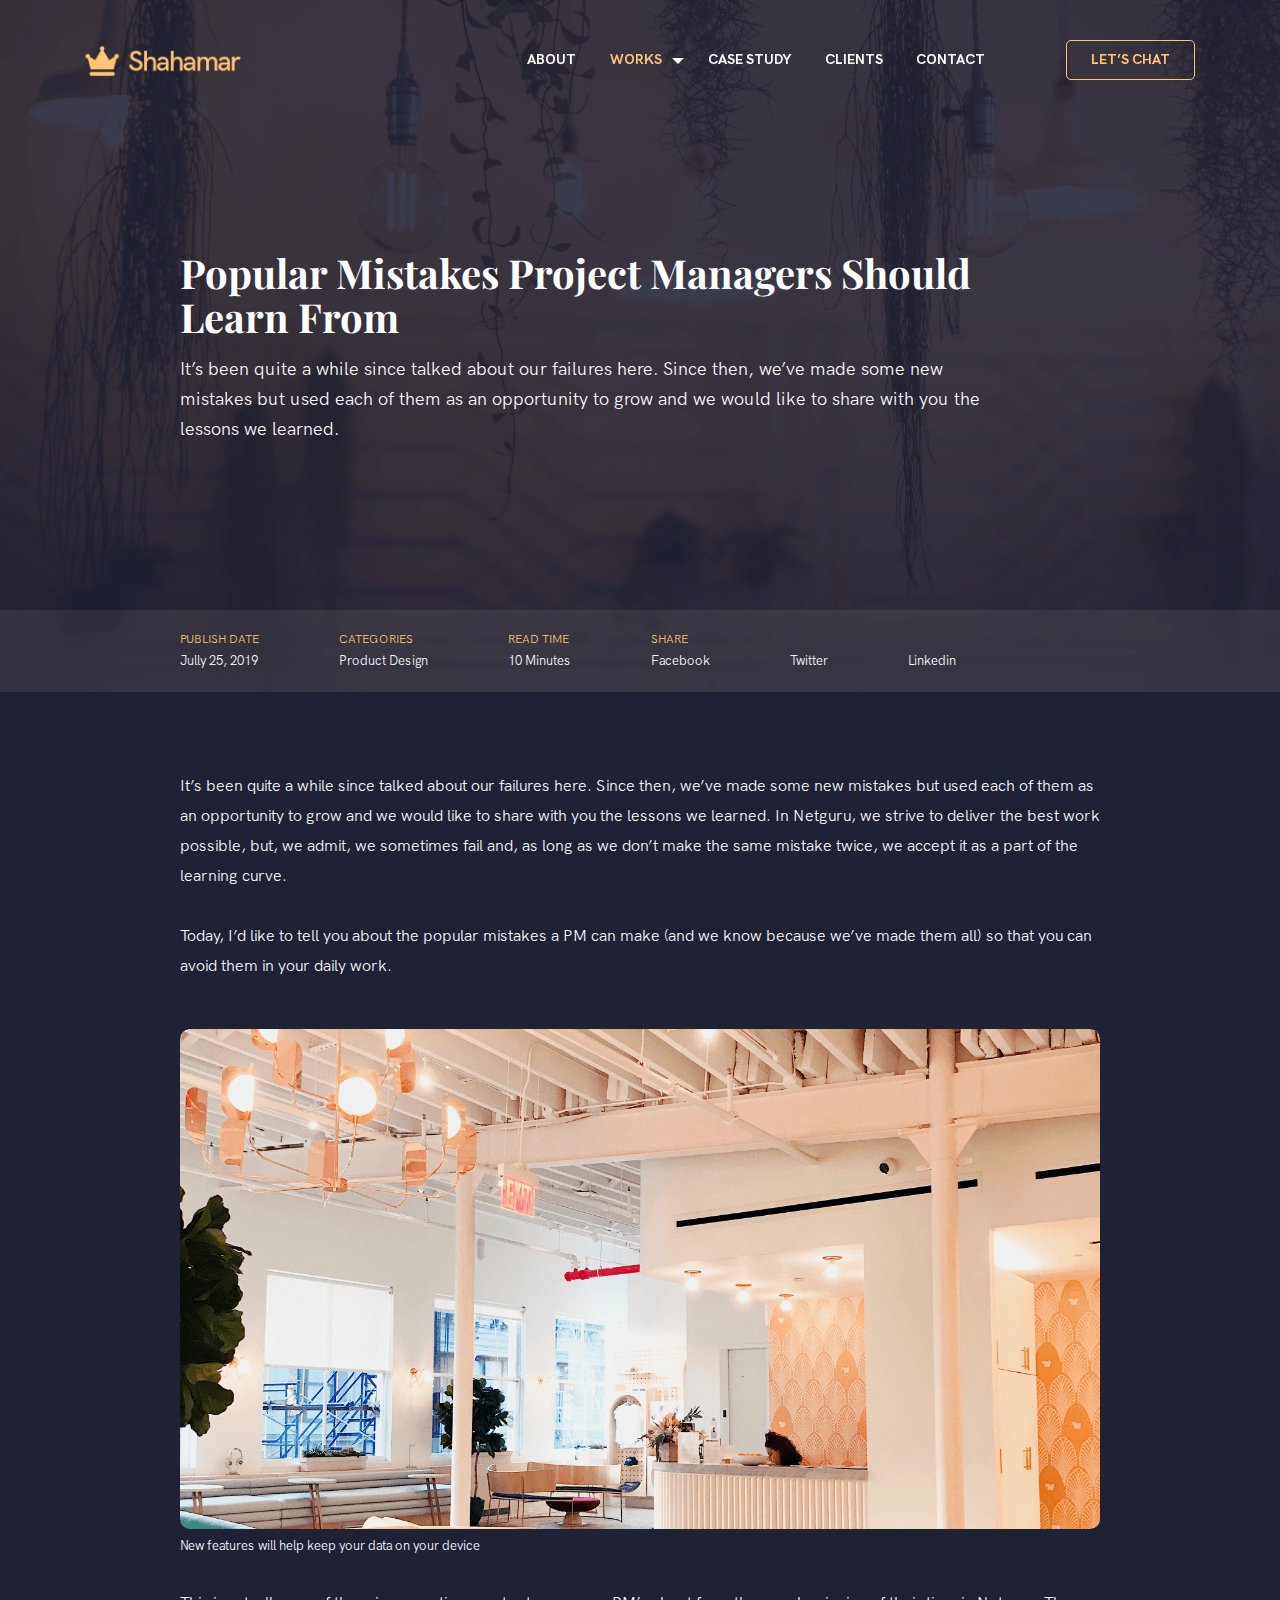
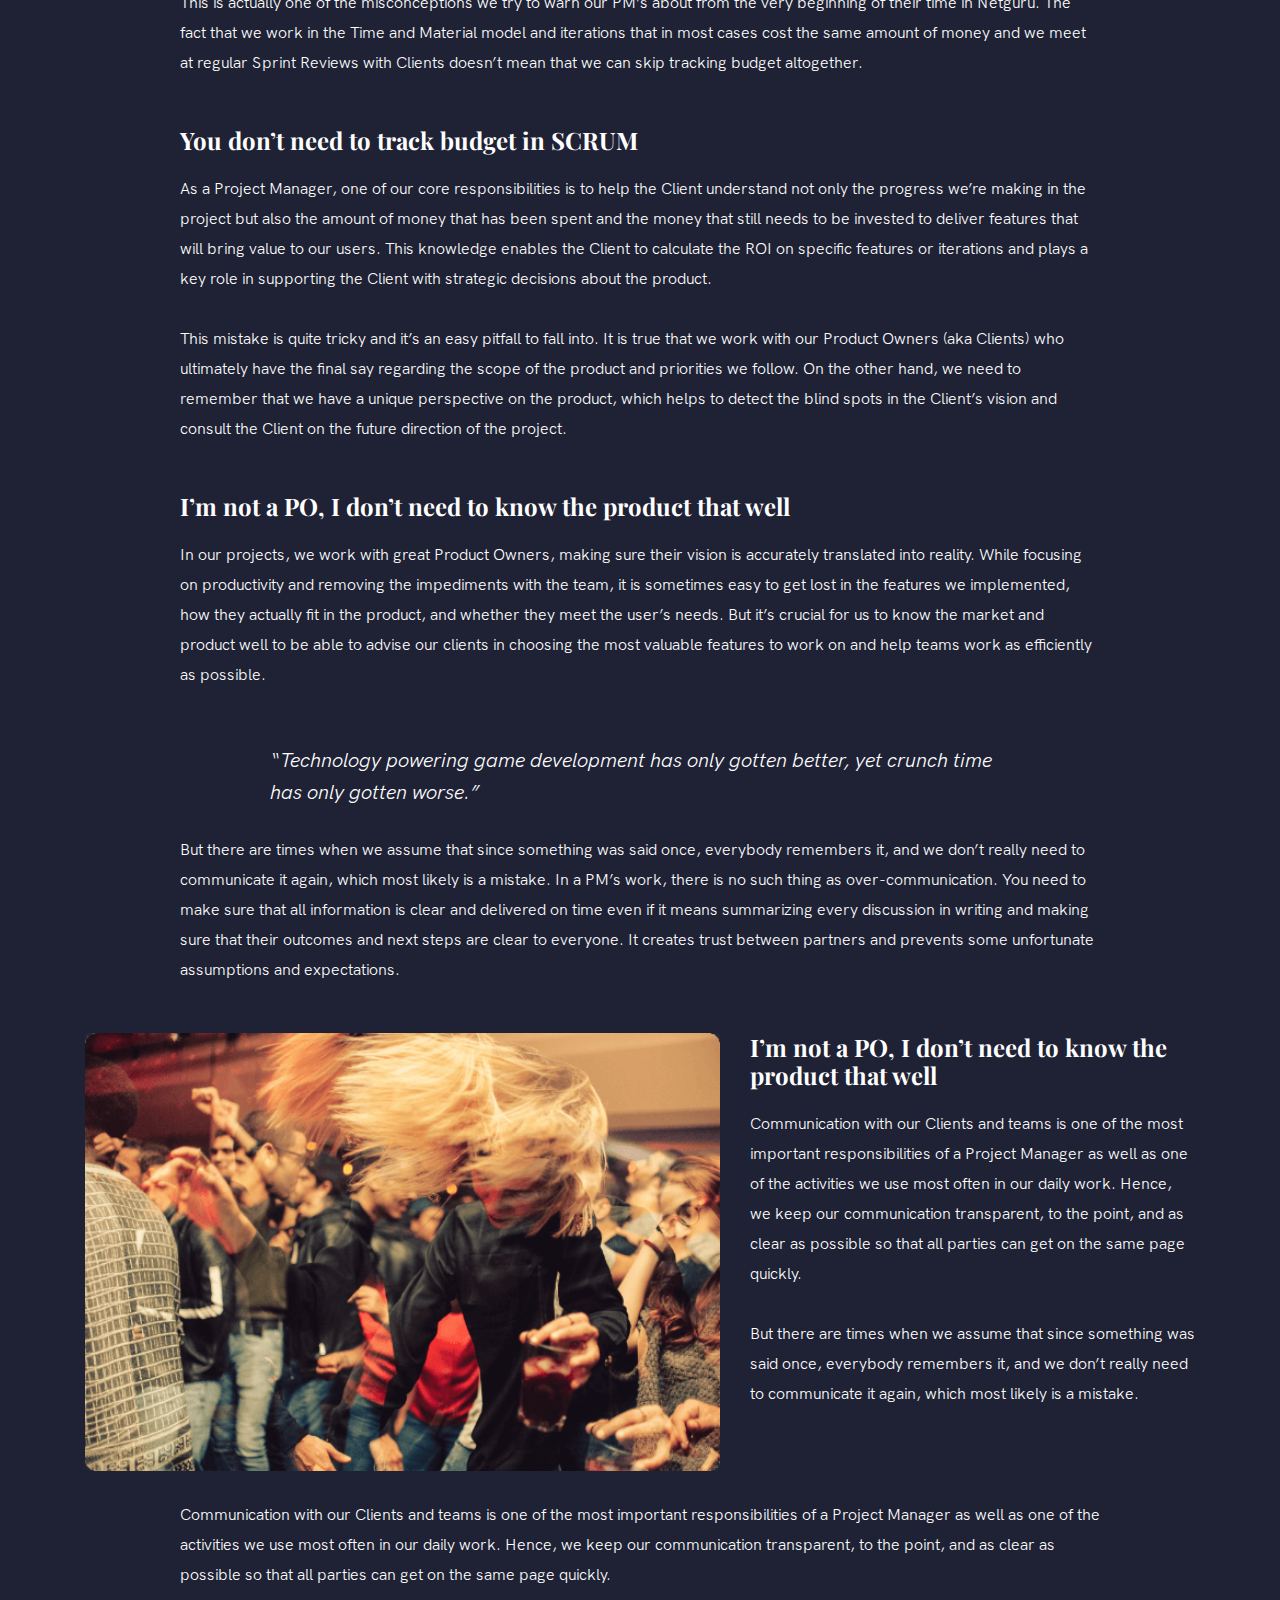
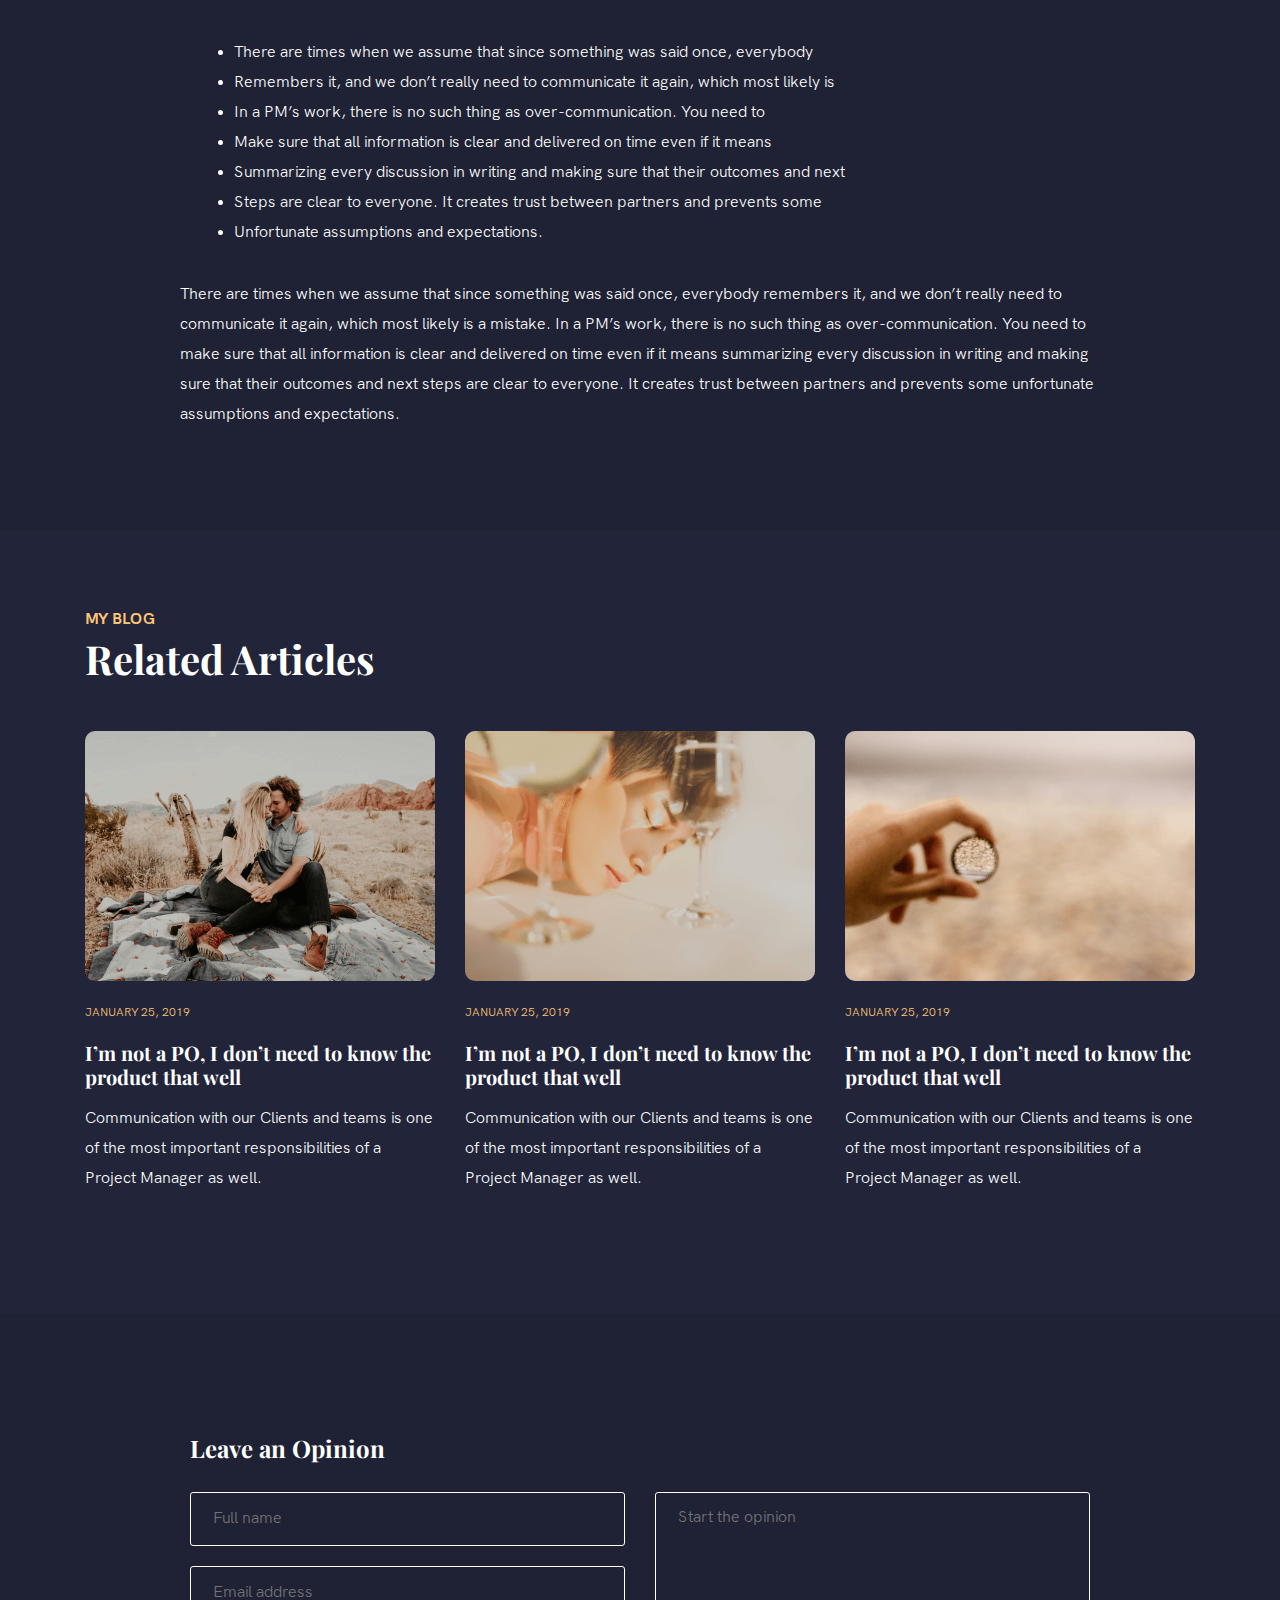
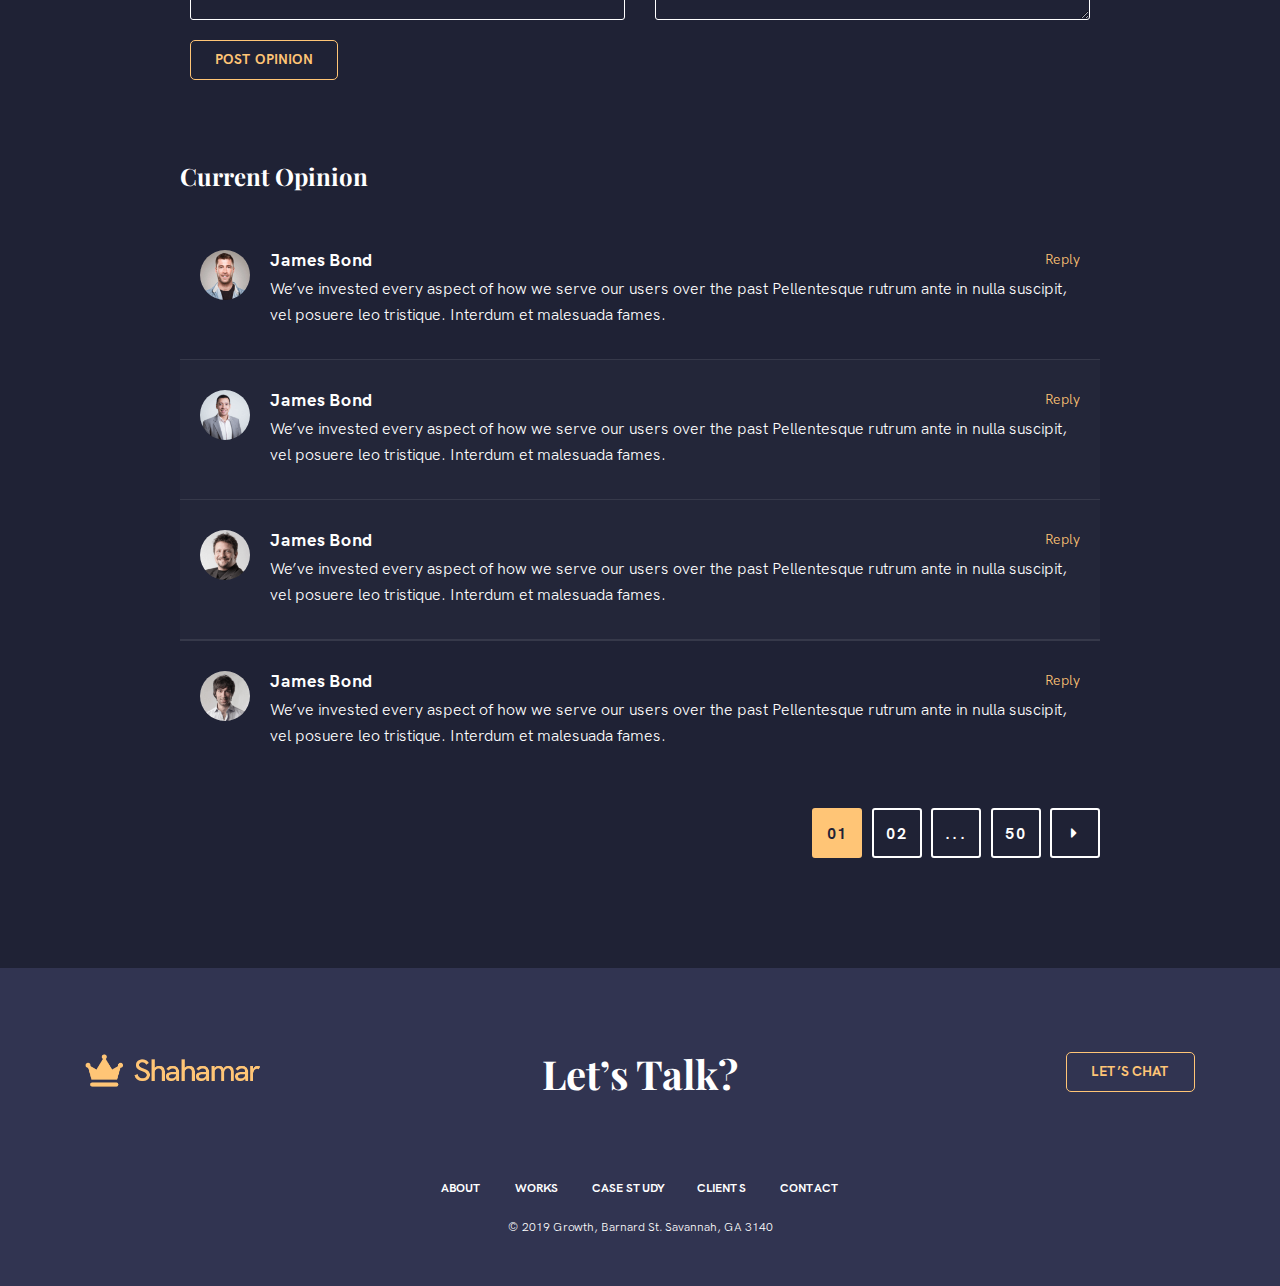
<file: single-blog.html>
<!DOCTYPE html>
<html lang="en">


<!-- Mirrored from quomodosoft.com/html/growth/single-blog.html by HTTrack Website Copier/3.x [XR&CO'2014], Mon, 02 Dec 2019 14:12:22 GMT -->
<head>
    <!--- Basic Page Needs  -->
    <meta charset="utf-8">
    <title>Single Blog || Growth</title>
    <meta name="description" content="">
    <meta name="author" content="">
    <meta name="keywords" content="">
    <meta http-equiv="X-UA-Compatible" content="IE=edge">
    <!-- Mobile Specific Meta  -->
    <meta name="viewport" content="width=device-width, initial-scale=1, maximum-scale=1">
    <!-- CSS -->
    <link rel="stylesheet" href="css/bootstrap.min.css">
    <link rel="stylesheet" href="css/jquery-ui.css">
    <link rel="stylesheet" href="css/all.min.css">
    <link rel="stylesheet" href="css/owl.carousel.min.css">
    <link rel="stylesheet" href="css/animate.css">
    <link rel="stylesheet" href="css/stellarnav.min.css">
    <link rel="stylesheet" href="css/magnific-popup.css">
    <link rel="stylesheet" href="fonts/stylesheet.css">
    <link rel="stylesheet" href="css/style.css">
    <link rel="stylesheet" href="css/responsive.css">
    <!-- Favicon -->
    <link rel="shortcut icon" type="image/png" href="img/favicon.ico">
    <!-- HTML5 Shim and Respond.js IE8 support of HTML5 elements and media queries -->
    <!-- WARNING: Respond.js doesn't work if you view the page via file:// -->
    <!--[if lt IE 9]>
        <script src="https://oss.maxcdn.com/libs/html5shiv/3.7.0/html5shiv.js"></script>
        <script src="https://oss.maxcdn.com/libs/respond.js/1.4.2/respond.min.js"></script>
        <![endif]-->
</head>

<body>
    <div id="preloader"></div>
    <header>
        <div class="container">
            <div class="row">
                <div class="col-lg-2 col-sm-4 col-5">
                    <div class="logo">
                        <a href="index.html" class="link"><img src="img/logo.png" alt=""></a>
                    </div>
                </div>
                <div class="col-lg-8 col-sm-4 col-7">
                    <div class="main-menu stellarnav">
                        <ul>
                            <li><a href="#">ABOUT</a></li>
                            <li class="active"><a href="#">WORKS</a>
                                <ul>
                                    <li><a href="#">How deep?</a>
                                        <ul>
                                            <li><a href="#">Deep</a>
                                                <ul>
                                                    <li><a href="#">Even deeper</a>
                                                        <ul>
                                                            <li><a href="#">Item</a></li>
                                                            <li><a href="#">Item</a></li>
                                                            <li><a href="#">Item</a></li>
                                                        </ul>
                                                    </li>
                                                    <li><a href="#">Item</a></li>
                                                    <li><a href="#">Item</a></li>
                                                    <li><a href="#">Item</a></li>
                                                </ul>
                                            </li>
                                            <li><a href="#">Item</a></li>
                                            <li><a href="#">Item</a></li>
                                            <li><a href="#">Item</a></li>
                                            <li><a href="#">Item</a></li>
                                        </ul>
                                    </li>
                                    <li><a href="#">Item</a>
                                        <ul>
                                            <li><a href="#">Item</a></li>
                                            <li><a href="#">Item</a></li>
                                            <li><a href="#">Item</a></li>
                                            <li><a href="#">Item</a></li>
                                        </ul>
                                    </li>
                                    <li><a href="#">Item</a>
                                        <ul>
                                            <li><a href="#">Deeper</a>
                                                <ul>
                                                    <li><a href="#">Item</a></li>
                                                    <li><a href="#">Item</a></li>
                                                    <li><a href="#">Item</a></li>
                                                </ul>
                                            </li>
                                            <li><a href="#">Item</a></li>
                                            <li><a href="#">Item</a></li>
                                            <li><a href="#">Item</a></li>
                                        </ul>
                                    </li>
                                </ul>
                            </li>
                            <li><a href="#">CASE STUDY</a></li>
                            <li><a href="#">CLIENTS</a></li>
                            <li><a href="#">CONTACT</a></li>
                        </ul>
                    </div>
                </div>
                <div class="col-lg-2 col-sm-4 col-12 d-none d-sm-block">
                    <div class="lets-chat">
                        <a href="#" class="link btn-style-1">LET’S CHAT</a>
                    </div>
                </div>
            </div>
        </div>
    </header>
    <section class="innerpage-hero-area">
        <div class="container">
            <div class="row">
                <div class="col-lg-9 offset-lg-1 col-12">
                    <div class="innerpage-hero-content">
                        <h2 class="title">Popular Mistakes Project Managers Should Learn From</h2>
                        <p class="text">It’s been quite a while since talked about our failures here. Since then, we’ve made some new mistakes but used each of them as an opportunity to grow and we would like to share with you the lessons we learned.</p>
                    </div>
                </div>
            </div>
        </div>
        <div class="iha-meta">
            <div class="container">
                <div class="row">
                    <div class="col-lg-9 offset-lg-1 col-12">
                        <div class="iha-all-meta">
                            <div class="iha-meta-box">
                                <p class="title">PUBLISH DATE</p>
                                <p class="info">Jully 25, 2019</p>
                            </div>
                            <div class="iha-meta-box">
                                <p class="title">CATEGORIES</p>
                                <p class="info">Product Design</p>
                            </div>
                            <div class="iha-meta-box">
                                <p class="title">READ TIME</p>
                                <p class="info">10 Minutes</p>
                            </div>
                            <div class="iha-meta-box">
                                <p class="title">SHARE</p>
                                <p class="info">Facebook</p>
                            </div>
                            <div class="iha-meta-box">
                                <p class="title"><span class="blank">d</span></p>
                                <p class="info">Twitter</p>
                            </div>
                            <div class="iha-meta-box">
                                <p class="title"><span class="blank">d</span></p>
                                <p class="info">Linkedin</p>
                            </div>
                        </div>
                    </div>
                </div>
            </div>
        </div>
    </section>
    <section class="single-blog-post-area">
        <div class="container">
            <div class="row">
                <div class="col-lg-10 offset-lg-1 col-12">
                    <div class="sbpa-content">
                        <p class="text">It’s been quite a while since talked about our failures here. Since then, we’ve made some new mistakes but used each of them as an opportunity to grow and we would like to share with you the lessons we learned. In Netguru, we strive to deliver the best work possible, but, we admit, we sometimes fail and, as long as we don’t make the same mistake twice, we accept it as a part of the learning curve. <br><br> Today, I’d like to tell you about the popular mistakes a PM can make (and we know because we’ve made them all) so that you can avoid them in your daily work.  </p>
                        <div class="img">
                            <img src="img/single-blog/post-1.png" alt="">
                            <p class="info">New features will help keep your data on your device</p>
                        </div>
                        <p class="text">This is actually one of the misconceptions we try to warn our PM’s about from the very beginning of their time in Netguru. The fact that we work in the Time and Material model and iterations that in most cases cost the same amount of money and we meet at regular Sprint Reviews with Clients doesn’t mean that we can skip tracking budget altogether.</p>
                        <h2 class="title">You don’t need to track budget in SCRUM</h2>
                        <p class="text">As a Project Manager, one of our core responsibilities is to help the Client understand not only the progress we’re making in the project but also the amount of money that has been spent and the money that still needs to be invested to deliver features that will bring value to our users. This knowledge enables the Client to calculate the ROI on specific features or iterations and plays a key role in supporting the Client with strategic decisions about the product. <br><br> This mistake is quite tricky and it’s an easy pitfall to fall into. It is true that we work with our Product Owners (aka Clients) who ultimately have the final say regarding the scope of the product and priorities we follow. On the other hand, we need to remember that we have a unique perspective on the product, which helps to detect the blind spots in the Client’s vision and consult the Client on the future direction of the project.</p>
                        <h2 class="title">I’m not a PO, I don’t need to know the product that well</h2>
                        <p class="text">In our projects, we work with great Product Owners, making sure their vision is accurately translated into reality. While focusing on productivity and removing the impediments with the team, it is sometimes easy to get lost in the features we implemented, how they actually fit in the product, and whether they meet the user’s needs. But it’s crucial for us to know the market and product well to be able to advise our clients in choosing the most valuable features to work on and help teams work as efficiently as possible.</p>
                        <blockquote>“Technology powering game development has only gotten better, yet crunch time has only gotten worse.”</blockquote>
                        <p class="text">But there are times when we assume that since something was said once, everybody remembers it, and we don’t really need to communicate it again, which most likely is a mistake. In a PM’s work, there is no such thing as over-communication. You need to make sure that all information is clear and delivered on time even if it means summarizing every discussion in writing and making sure that their outcomes and next steps are clear to everyone. It creates trust between partners and prevents some unfortunate assumptions and expectations.</p>
                    </div>
                </div>
            </div>
            <div class="row mb-5">
                <div class="col-lg-7 col-12">
                    <div class="sbpa-content">
                        <div class="img"><img src="img/single-blog/post-2.png" alt=""></div>
                    </div>
                </div>
                <div class="col-lg-5 col-12">
                    <div class="sbpa-content">
                        <h2 class="title">I’m not a PO, I don’t need to know the product that well</h2>
                        <p class="text">Communication with our Clients and teams is one of the most important responsibilities of a Project Manager as well as one of the activities we use most often in our daily work. Hence, we keep our communication transparent, to the point, and as clear as possible so that all parties can get on the same page quickly. <br><br> But there are times when we assume that since something was said once, everybody remembers it, and we don’t really need to communicate it again, which most likely is a mistake.</p>
                    </div>
                </div>
            </div>
            <div class="row">
                <div class="col-lg-10 offset-lg-1 col-12">
                    <div class="sbpa-content">
                        <p class="text">Communication with our Clients and teams is one of the most important responsibilities of a Project Manager as well as one of the activities we use most often in our daily work. Hence, we keep our communication transparent, to the point, and as clear as possible so that all parties can get on the same page quickly.</p>
                        <ul class="list">
                            <li>There are times when we assume that since something was said once, everybody</li>
                            <li>Remembers it, and we don’t really need to communicate it again, which most likely is</li>
                            <li>In a PM’s work, there is no such thing as over-communication. You need to</li>
                            <li>Make sure that all information is clear and delivered on time even if it means</li>
                            <li>Summarizing every discussion in writing and making sure that their outcomes and next</li>
                            <li>Steps are clear to everyone. It creates trust between partners and prevents some</li>
                            <li>Unfortunate assumptions and expectations.</li>
                        </ul>
                        <p class="text">There are times when we assume that since something was said once, everybody remembers it, and we don’t really need to communicate it again, which most likely is a mistake. In a PM’s work, there is no such thing as over-communication. You need to make sure that all information is clear and delivered on time even if it means summarizing every discussion in writing and making sure that their outcomes and next steps are clear to everyone. It creates trust between partners and prevents some unfortunate assumptions and expectations.   </p>
                    </div>
                </div>
            </div>
        </div>
    </section>
    <section class="related-articles-area">
        <div class="container">
            <div class="row">
                <div class="col-12">
                    <div class="section-title">
                        <p class="intro">MY BLOG</p>
                        <h2 class="title">Related Articles</h2>
                    </div>
                </div>
            </div>
            <div class="row justify-content-center">
                <div class="col-lg-4 col-sm-6 col-12">
                    <div class="single-related-article">
                        <div class="img"><a href="#"><img src="img/single-blog/related-1.png" alt=""></a></div>
                        <div class="content">
                            <p class="date">JANUARY 25, 2019</p>
                            <h4 class="title">I’m not a PO, I don’t need to know the product that well</h4>
                            <p class="text">Communication with our Clients and teams is one of the most important responsibilities of a Project Manager as well.</p>
                        </div>
                    </div>
                </div>
                <div class="col-lg-4 col-sm-6 col-12">
                    <div class="single-related-article">
                        <div class="img"><a href="#"><img src="img/single-blog/related-2.png" alt=""></a></div>
                        <div class="content">
                            <p class="date">JANUARY 25, 2019</p>
                            <h4 class="title">I’m not a PO, I don’t need to know the product that well</h4>
                            <p class="text">Communication with our Clients and teams is one of the most important responsibilities of a Project Manager as well.</p>
                        </div>
                    </div>
                </div>
                <div class="col-lg-4 col-sm-6 col-12">
                    <div class="single-related-article">
                        <div class="img"><a href="#"><img src="img/single-blog/related-3.png" alt=""></a></div>
                        <div class="content">
                            <p class="date">JANUARY 25, 2019</p>
                            <h4 class="title">I’m not a PO, I don’t need to know the product that well</h4>
                            <p class="text">Communication with our Clients and teams is one of the most important responsibilities of a Project Manager as well.</p>
                        </div>
                    </div>
                </div>
            </div>
        </div>
    </section>
    <section class="post-comment-aera">
        <div class="container">
            <div class="row">
                <div class="col-lg-10 offset-lg-1 col-12">
                    <div class="leave-comment">
                        <h3 class="pca-title">Leave an Opinion</h3>
                        <form action="#">
                            <div class="row">
                                <div class="col-lg-6 col-12">
                                    <div class="leave-comment-input-box">
                                        <input type="text" placeholder="Full name">
                                    </div>
                                    <div class="leave-comment-input-box">
                                        <input type="email" placeholder="Email address">
                                    </div>
                                    <div class="leave-comment-input-box">
                                        <input type="submit" class="btn-style-1" value="POST OPINION">
                                    </div>
                                </div>
                                <div class="col-lg-6 col-12">
                                    <div class="leave-comment-input-box">
                                        <textarea placeholder="Start the opinion"></textarea>
                                    </div>
                                </div>
                            </div>
                        </form>
                    </div>
                    <div class="current-opinion">
                        <h3 class="pca-title">Current Opinion</h3>
                        <div class="comment-list">
                            <ul>
                                <li class="single-comment">
                                    <article>
                                        <div class="comment-author">
                                            <img src="img/single-blog/team-1.png" alt="">
                                        </div>
                                        <div class="comment-details">
                                            <div class="comment-meta">
                                                <div class="comment-left-meta">
                                                    <h4 class="author-name">James Bond</h4>
                                                </div>
                                                <div class="comment-reply">
                                                    <a href="#" class="reply">Reply</a>
                                                </div>
                                            </div>
                                            <div class="comment-text">
                                                <p>We’ve invested every aspect of how we serve our users over the past
                                                    Pellentesque rutrum ante in nulla suscipit, vel posuere leo
                                                    tristique. Interdum et malesuada fames.</p>
                                            </div>
                                        </div>
                                    </article>
                                    <ul class="children">
                                        <li class="single-comment">
                                            <article>
                                                <div class="comment-author">
                                                    <img src="img/single-blog/team-2.png" alt="">
                                                </div>
                                                <div class="comment-details">
                                                    <div class="comment-meta">
                                                        <div class="comment-left-meta">
                                                            <h4 class="author-name">James Bond</h4>
                                                        </div>
                                                        <div class="comment-reply">
                                                            <a href="#" class="reply">Reply</a>
                                                        </div>
                                                    </div>
                                                    <div class="comment-text">
                                                        <p>We’ve invested every aspect of how we serve our users over
                                                            the
                                                            past Pellentesque rutrum ante in nulla suscipit, vel posuere
                                                            leo
                                                            tristique. Interdum et malesuada fames.</p>
                                                    </div>
                                                </div>
                                            </article>
                                            <ul class="children">
                                                <li class="single-comment">
                                                    <article>
                                                        <div class="comment-author">
                                                            <img src="img/single-blog/team-3.png" alt="">
                                                        </div>
                                                        <div class="comment-details">
                                                            <div class="comment-meta">
                                                                <div class="comment-left-meta">
                                                                    <h4 class="author-name">James Bond</h4>
                                                                </div>
                                                                <div class="comment-reply">
                                                                    <a href="#" class="reply">Reply</a>
                                                                </div>
                                                            </div>
                                                            <div class="comment-text">
                                                                <p>We’ve invested every aspect of how we serve our users
                                                                    over the past Pellentesque rutrum ante in nulla
                                                                    suscipit, vel posuere leo tristique. Interdum et
                                                                    malesuada fames.</p>
                                                            </div>
                                                        </div>
                                                    </article>
                                                </li>
                                            </ul>
                                        </li>
                                    </ul>
                                </li>
                                <li class="single-comment">
                                    <article>
                                        <div class="comment-author">
                                            <img src="img/single-blog/team-4.png" alt="">
                                        </div>
                                        <div class="comment-details">
                                            <div class="comment-meta">
                                                <div class="comment-left-meta">
                                                    <h4 class="author-name">James Bond</h4>
                                                </div>
                                                <div class="comment-reply">
                                                    <a href="#" class="reply">Reply</a>
                                                </div>
                                            </div>
                                            <div class="comment-text">
                                                <p>We’ve invested every aspect of how we serve our users over the past
                                                    Pellentesque rutrum ante in nulla suscipit, vel posuere leo
                                                    tristique.
                                                    Interdum et malesuada fames.</p>
                                            </div>
                                        </div>
                                    </article>
                                </li>
                            </ul>
                        </div>
                    </div>
                    <div class="post-pagination">
                        <ul>
                            <li class="active"><a href="#">01</a></li>
                            <li><a href="#">02</a></li>
                            <li class="disable"><a href="#">...</a></li>
                            <li><a href="#">50</a></li>
                            <li><a href="#"><i class="fas fa-caret-right"></i></a></li>
                        </ul>
                    </div>
                </div>
            </div>
        </div>
    </section>
    <footer>
        <div class="container">
            <div class="footer-top-area">
                <div class="row">
                    <div class="col-lg-4 col-sm-3 col-12">
                        <div class="f-logo">
                            <a href="index.html" class="link"><img src="img/logo.png" alt=""></a>
                        </div>
                    </div>
                    <div class="col-lg-4 col-sm-5 col-12">
                        <div class="f-title">
                            <h2 class="title">Let’s Talk?</h2>
                        </div>
                    </div>
                    <div class="col-lg-4 col-sm-4 col-12">
                        <div class="f-chat">
                            <a href="#" class="link btn-style-1">LET’S CHAT</a>
                        </div>
                    </div>
                </div>
            </div>
            <div class="footer-bottom-area">
                <div class="footer-links">
                    <ul class="links">
                        <li><a href="#">ABOUT</a></li>
                        <li><a href="#">WORKS</a></li>
                        <li><a href="#">CASE STUDY</a></li>
                        <li><a href="#">CLIENTS</a></li>
                        <li><a href="#">CONTACT</a></li>
                    </ul>
                </div>
                <div class="footer-copyright">
                    <p class="copyright">© 2019 Growth, Barnard St. Savannah, GA 3140</p>
                </div>
            </div>
        </div>
    </footer>
    <!-- Scripts -->
    <script src="js/jquery-3.3.1.min.js"></script>
    <script src="js/jquery-ui.js"></script>
    <script src="js/owl.carousel.min.js"></script>
    <script src="js/jquery.counterup.min.js"></script>
    <script src="js/countdown.js"></script>
    <script src="js/stellarnav.min.js"></script>
    <script src="js/imagesloaded.pkgd.min.js"></script>
    <script src="js/isotope.pkgd.min.js"></script>
    <script src="js/jquery.magnific-popup.min.js"></script>
    <script src="js/jquery.scrollUp.js"></script>
    <script src="js/jquery.waypoints.min.js"></script>
    <script src="js/popper.min.js"></script>
    <script src="js/bootstrap.min.js"></script>
    <script src="js/theme.js"></script>
</body>


<!-- Mirrored from quomodosoft.com/html/growth/single-blog.html by HTTrack Website Copier/3.x [XR&CO'2014], Mon, 02 Dec 2019 14:12:26 GMT -->
</html>
</file>
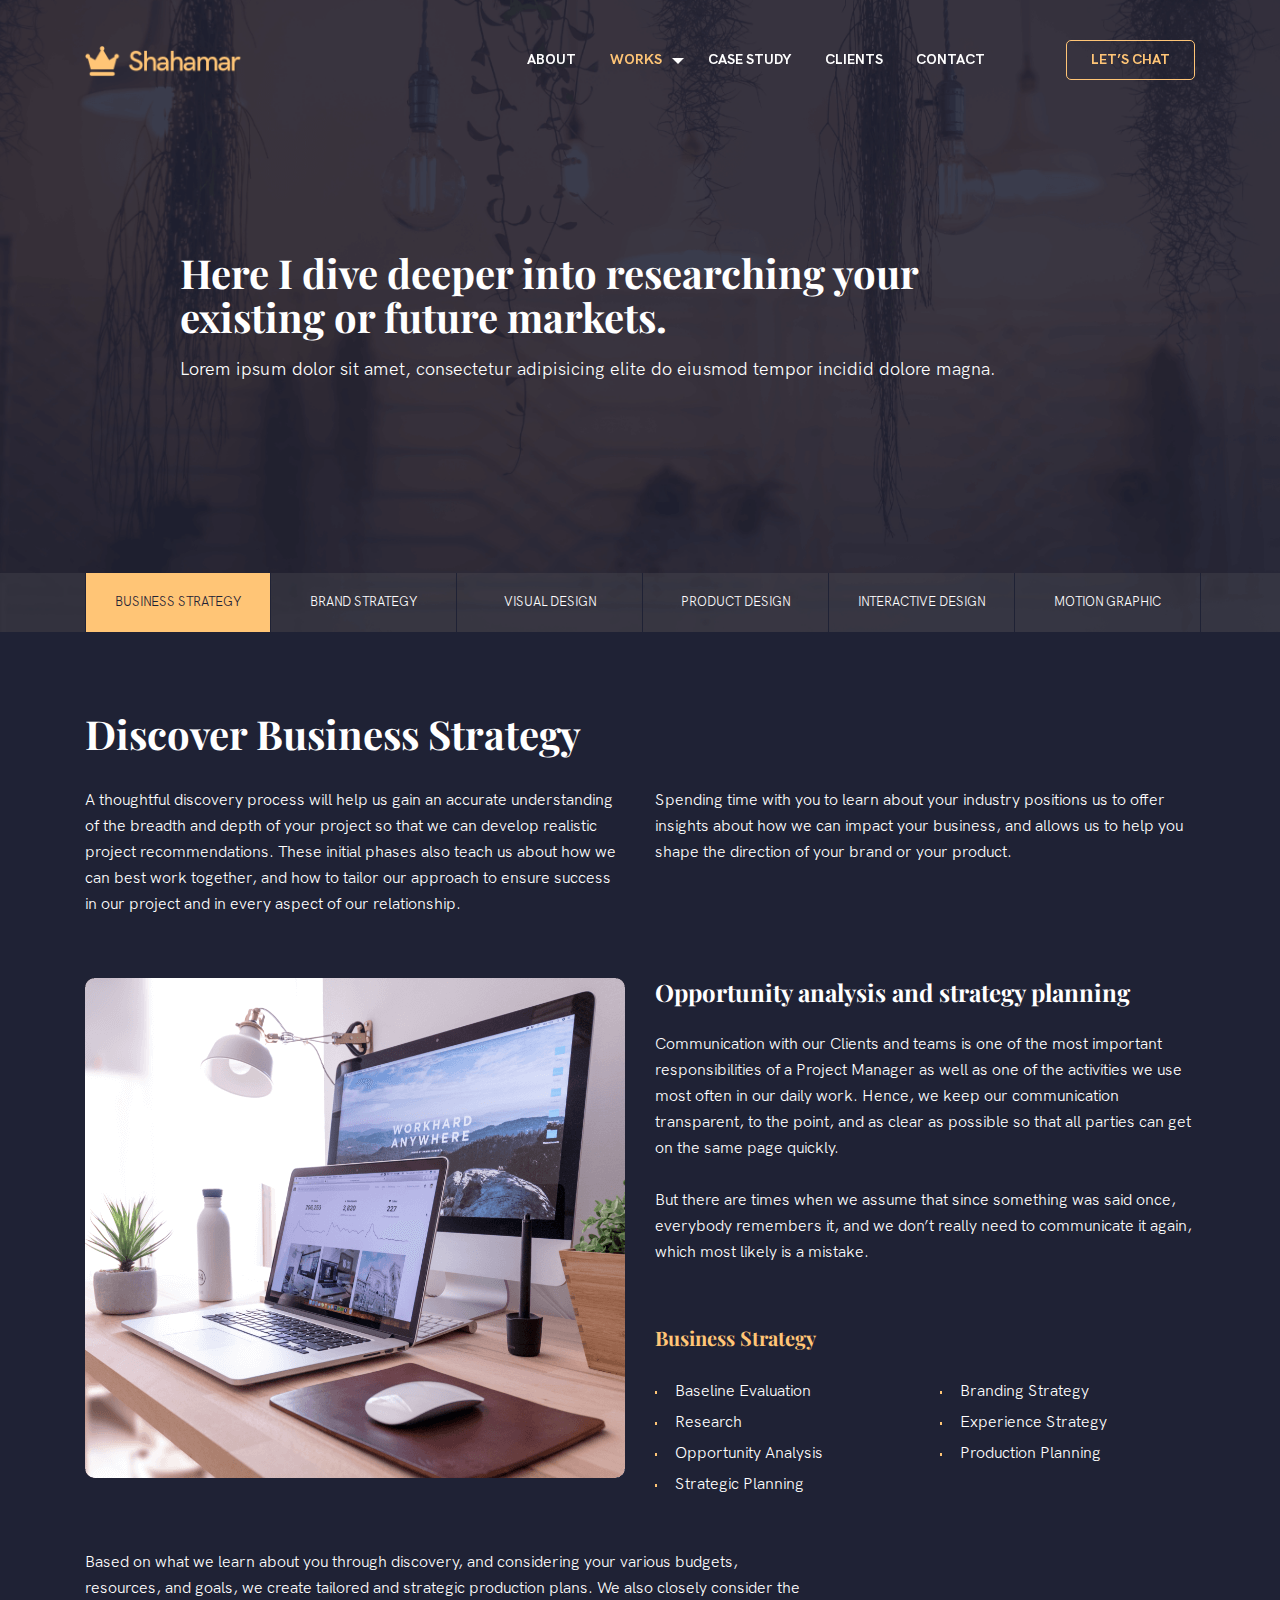
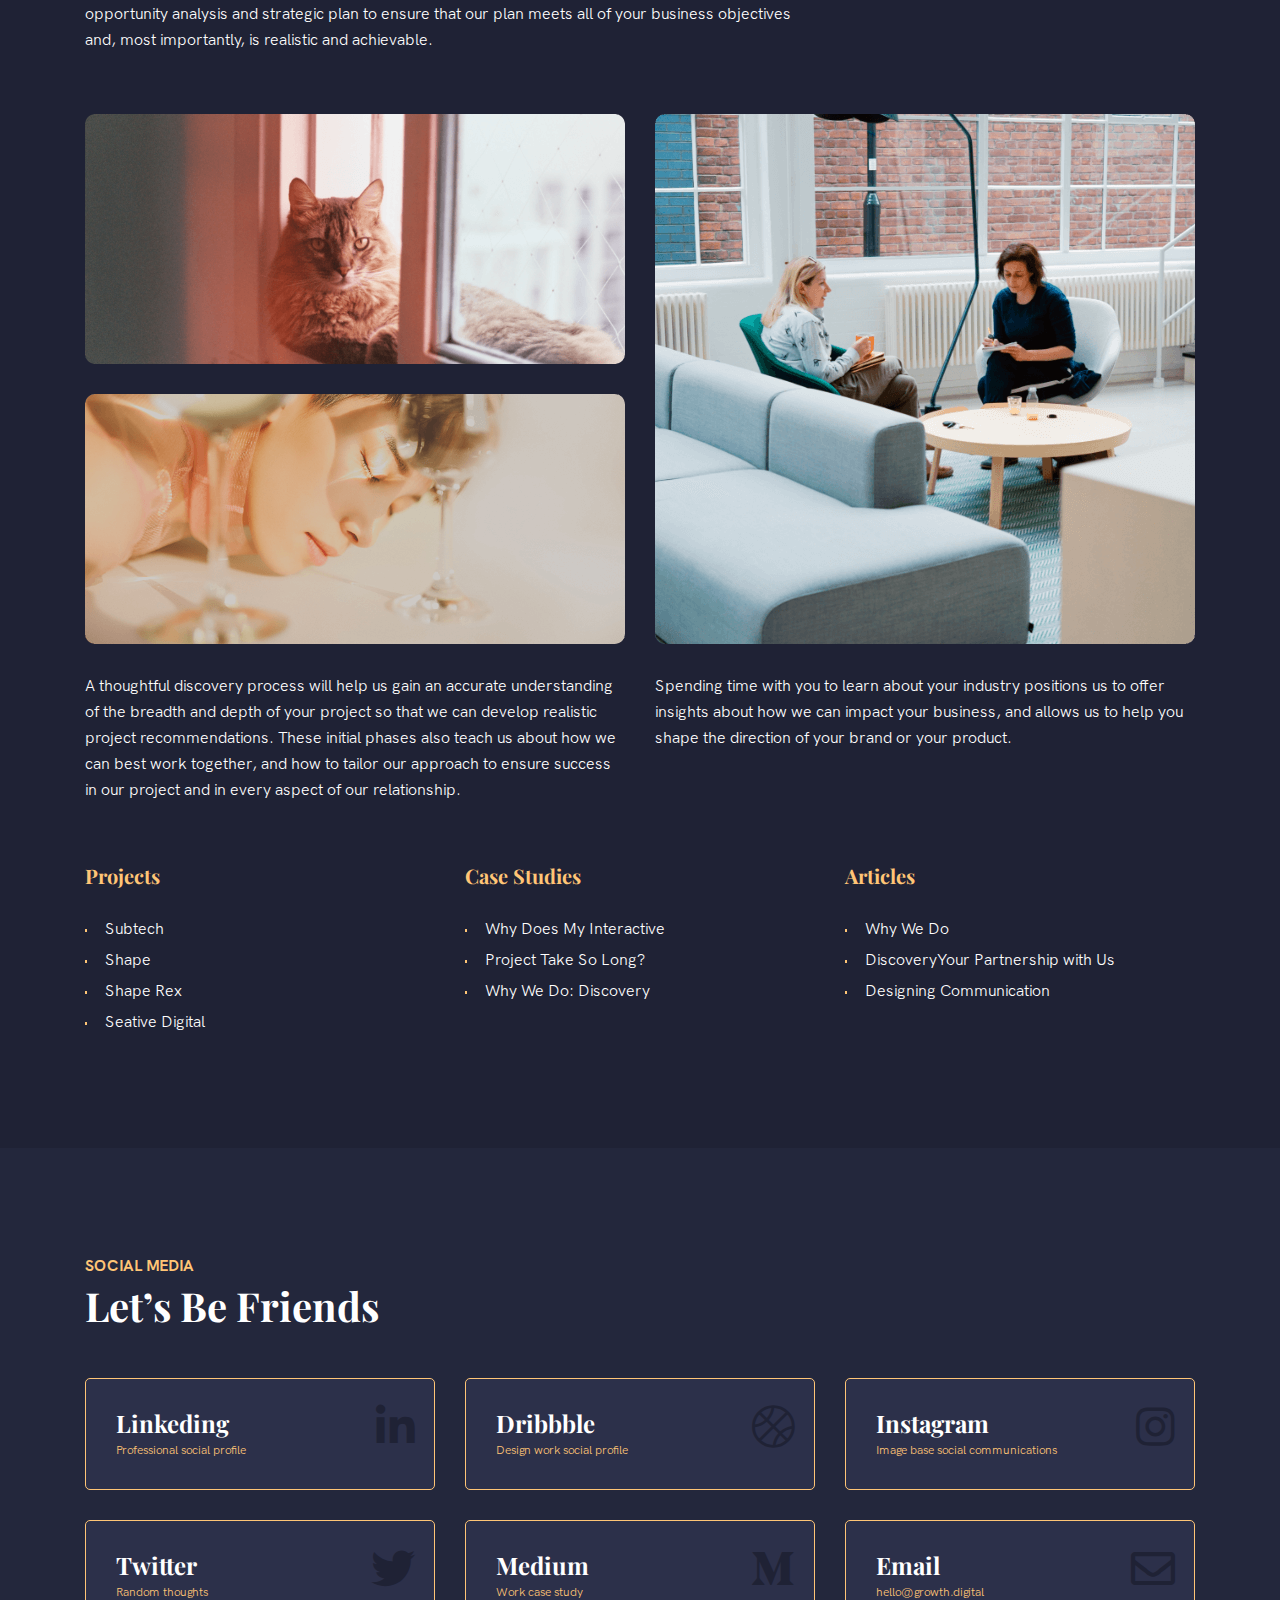
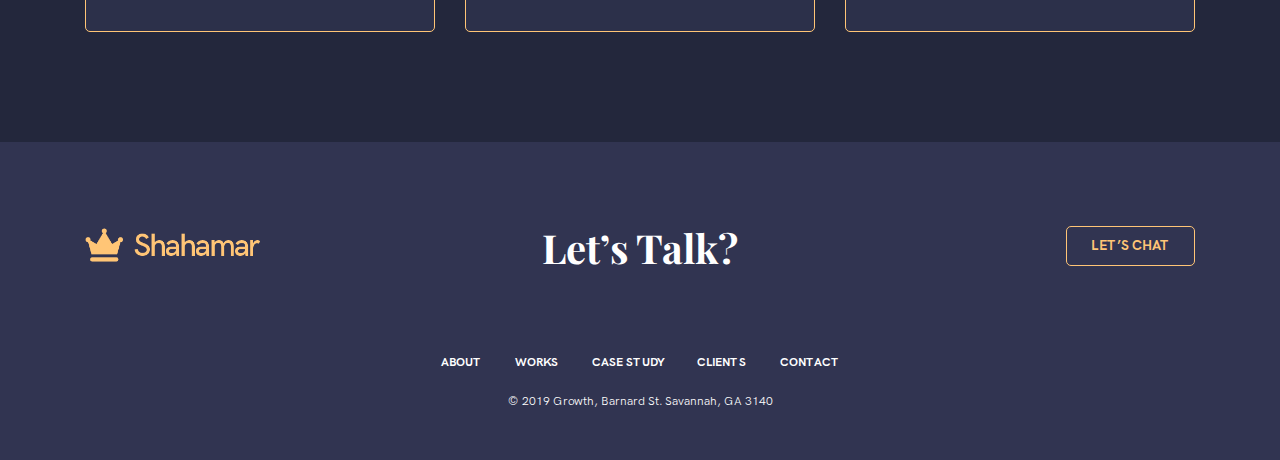
<file: single-service.html>
<!DOCTYPE html>
<html lang="en">


<!-- Mirrored from quomodosoft.com/html/growth/single-service.html by HTTrack Website Copier/3.x [XR&CO'2014], Mon, 02 Dec 2019 14:12:29 GMT -->
<head>
    <!--- Basic Page Needs  -->
    <meta charset="utf-8">
    <title>Single Service || Growth</title>
    <meta name="description" content="">
    <meta name="author" content="">
    <meta name="keywords" content="">
    <meta http-equiv="X-UA-Compatible" content="IE=edge">
    <!-- Mobile Specific Meta  -->
    <meta name="viewport" content="width=device-width, initial-scale=1, maximum-scale=1">
    <!-- CSS -->
    <link rel="stylesheet" href="css/bootstrap.min.css">
    <link rel="stylesheet" href="css/jquery-ui.css">
    <link rel="stylesheet" href="css/all.min.css">
    <link rel="stylesheet" href="css/owl.carousel.min.css">
    <link rel="stylesheet" href="css/animate.css">
    <link rel="stylesheet" href="css/stellarnav.min.css">
    <link rel="stylesheet" href="css/magnific-popup.css">
    <link rel="stylesheet" href="fonts/stylesheet.css">
    <link rel="stylesheet" href="css/style.css">
    <link rel="stylesheet" href="css/responsive.css">
    <!-- Favicon -->
    <link rel="shortcut icon" type="image/png" href="img/favicon.ico">
    <!-- HTML5 Shim and Respond.js IE8 support of HTML5 elements and media queries -->
    <!-- WARNING: Respond.js doesn't work if you view the page via file:// -->
    <!--[if lt IE 9]>
        <script src="https://oss.maxcdn.com/libs/html5shiv/3.7.0/html5shiv.js"></script>
        <script src="https://oss.maxcdn.com/libs/respond.js/1.4.2/respond.min.js"></script>
        <![endif]-->
</head>

<body>
    <div id="preloader"></div>
    <header>
        <div class="container">
            <div class="row">
                <div class="col-lg-2 col-sm-4 col-5">
                    <div class="logo">
                        <a href="index.html" class="link"><img src="img/logo.png" alt=""></a>
                    </div>
                </div>
                <div class="col-lg-8 col-sm-4 col-7">
                    <div class="main-menu stellarnav">
                        <ul>
                            <li><a href="#">ABOUT</a></li>
                            <li class="active"><a href="#">WORKS</a>
                                <ul>
                                    <li><a href="#">How deep?</a>
                                        <ul>
                                            <li><a href="#">Deep</a>
                                                <ul>
                                                    <li><a href="#">Even deeper</a>
                                                        <ul>
                                                            <li><a href="#">Item</a></li>
                                                            <li><a href="#">Item</a></li>
                                                            <li><a href="#">Item</a></li>
                                                        </ul>
                                                    </li>
                                                    <li><a href="#">Item</a></li>
                                                    <li><a href="#">Item</a></li>
                                                    <li><a href="#">Item</a></li>
                                                </ul>
                                            </li>
                                            <li><a href="#">Item</a></li>
                                            <li><a href="#">Item</a></li>
                                            <li><a href="#">Item</a></li>
                                            <li><a href="#">Item</a></li>
                                        </ul>
                                    </li>
                                    <li><a href="#">Item</a>
                                        <ul>
                                            <li><a href="#">Item</a></li>
                                            <li><a href="#">Item</a></li>
                                            <li><a href="#">Item</a></li>
                                            <li><a href="#">Item</a></li>
                                        </ul>
                                    </li>
                                    <li><a href="#">Item</a>
                                        <ul>
                                            <li><a href="#">Deeper</a>
                                                <ul>
                                                    <li><a href="#">Item</a></li>
                                                    <li><a href="#">Item</a></li>
                                                    <li><a href="#">Item</a></li>
                                                </ul>
                                            </li>
                                            <li><a href="#">Item</a></li>
                                            <li><a href="#">Item</a></li>
                                            <li><a href="#">Item</a></li>
                                        </ul>
                                    </li>
                                </ul>
                            </li>
                            <li><a href="#">CASE STUDY</a></li>
                            <li><a href="#">CLIENTS</a></li>
                            <li><a href="#">CONTACT</a></li>
                        </ul>
                    </div>
                </div>
                <div class="col-lg-2 col-sm-4 col-12 d-none d-sm-block">
                    <div class="lets-chat">
                        <a href="#" class="link btn-style-1">LET’S CHAT</a>
                    </div>
                </div>
            </div>
        </div>
    </header>
    <section class="innerpage-hero-area">
        <div class="container">
            <div class="row">
                <div class="col-lg-9 offset-lg-1 col-12">
                    <div class="innerpage-hero-content">
                        <h2 class="title">Here I dive deeper into researching your existing or future markets.</h2>
                        <p class="text">Lorem ipsum dolor sit amet, consectetur adipisicing elite  do eiusmod tempor incidid dolore magna.</p>
                    </div>
                </div>
            </div>
        </div>
        <div class="iha-menu">
            <div class="container">
                <ul class="iha-menu-item">
                    <li class="active"><a href="#">BUSINESS STRATEGY</a></li>
                    <li><a href="#">BRAND STRATEGY</a></li>
                    <li><a href="#">VISUAL DESIGN</a></li>
                    <li><a href="#">PRODUCT DESIGN</a></li>
                    <li><a href="#">INTERACTIVE DESIGN</a></li>
                    <li><a href="#">MOTION GRAPHIC</a></li>
                </ul>
            </div>
        </div>
    </section>
    <section class="page-single-service-area">
        <div class="container">
            <div class="page-single-service">
                <h2 class="title">Discover Business Strategy</h2>
                <div class="row">
                    <div class="col-lg-6 col-12">
                        <p class="text">A thoughtful discovery process will help us gain an accurate understanding of the breadth and depth of your project so that we can develop realistic project recommendations. These initial phases also teach us about how we can best work together, and how to tailor our approach to ensure success in our project and in every aspect of our relationship.</p>
                    </div>
                    <div class="col-lg-6 col-12">
                        <p class="text">Spending time with you to learn about your industry positions us to offer insights about how we can impact your business, and allows us to help you shape the direction of your brand or your product.</p>
                    </div>
                </div>
                <div class="row mb-5">
                    <div class="col-lg-6 col-md-12 col-12">
                        <div class="img"><img src="img/single-service/post-1.png" alt=""></div>
                    </div>
                    <div class="col-lg-6 col-md-12 col-12">
                        <h3 class="title-2">Opportunity analysis and strategy planning</h3>
                        <p class="text">Communication with our Clients and teams is one of the most important responsibilities of a Project Manager as well as one of the activities we use most often in our daily work. Hence, we keep our communication transparent, to the point, and as clear as possible so that all parties can get on the same page quickly. <br><br> But there are times when we assume that since something was said once, everybody remembers it, and we don’t really need to communicate it again, which most likely is a mistake.</p>
                        <h4 class="title-3">Business Strategy</h4>
                        <div class="row">
                            <div class="col-lg-6 col-md-6 col-sm-6 col-12">
                                <ul class="list">
                                    <li>Baseline Evaluation</li>
                                    <li>Research</li>
                                    <li>Opportunity Analysis</li>
                                    <li>Strategic Planning</li>
                                </ul>
                            </div>
                            <div class="col-lg-6 col-md-6 col-sm-6 col-12">
                                <ul class="list">
                                    <li>Branding Strategy</li>
                                    <li>Experience Strategy</li>
                                    <li>Production Planning</li>
                                </ul>
                            </div>
                        </div>
                    </div>
                </div>
                <div class="row">
                    <div class="col-lg-8 col-12">
                        <p class="text">Based on what we learn about you through discovery, and considering your various budgets, resources, and goals, we create tailored and strategic production plans. We also closely consider the opportunity analysis and strategic plan to ensure that our plan meets all of your business objectives and, most importantly, is realistic and achievable.</p>
                    </div>
                </div>
                <div class="row mb-5">
                    <div class="col-lg-6 col-md-6 col-12">
                        <div class="img mb-5"><img src="img/single-service/post-mas-s-1.png" alt=""></div>
                        <div class="img"><img src="img/single-service/post-mas-s-2.png" alt=""></div>
                    </div>
                    <div class="col-lg-6 col-md-6 col-12 mt-lg-0 mt-md-0 mt-sm-5 mt-5">
                        <div class="img"><img src="img/single-service/post-mas-b-1.png" alt=""></div>
                    </div>
                </div>
                <div class="row">
                    <div class="col-lg-6 col-12">
                        <p class="text">A thoughtful discovery process will help us gain an accurate understanding of the breadth and depth of your project so that we can develop realistic project recommendations. These initial phases also teach us about how we can best work together, and how to tailor our approach to ensure success in our project and in every aspect of our relationship.</p>
                    </div>
                    <div class="col-lg-6 col-12">
                        <p class="text">Spending time with you to learn about your industry positions us to offer insights about how we can impact your business, and allows us to help you shape the direction of your brand or your product.</p>
                    </div>
                </div>
                <div class="row">
                    <div class="col-lg-4 col-md-4 col-sm-6 col-12">
                        <h4 class="title-3">Projects</h4>
                        <ul class="list">
                            <li>Subtech</li>
                            <li>Shape</li>
                            <li>Shape Rex</li>
                            <li>Seative Digital</li>
                        </ul>
                    </div>
                    <div class="col-lg-4 col-md-4 col-sm-6 col-12">
                        <h4 class="title-3">Case Studies</h4>
                        <ul class="list">
                            <li>Why Does My Interactive</li>
                            <li>Project Take So Long?</li>
                            <li>Why We Do: Discovery</li>
                        </ul>
                    </div>
                    <div class="col-lg-4 col-md-4 col-sm-6 col-12">
                        <h4 class="title-3">Articles</h4>
                        <ul class="list">
                            <li>Why We Do</li>
                            <li>DiscoveryYour Partnership with Us</li>
                            <li>Designing Communication</li>
                        </ul>
                    </div>
                </div>
            </div>
        </div>
    </section>
    <section class="social-area">
        <div class="container">
            <div class="row">
                <div class="col-12">
                    <div class="section-title">
                        <p class="intro">SOCIAL MEDIA</p>
                        <h2 class="title">Let’s Be Friends</h2>
                    </div>
                </div>
            </div>
            <div class="row">
                <div class="col-lg-4 col-sm-6 col-12">
                    <div class="single-social">
                        <h3 class="title">Linkeding</h3>
                        <p class="info">Professional social profile</p>
                        <span class="icon"><i class="fab fa-linkedin-in"></i></span>
                    </div>
                </div>
                <div class="col-lg-4 col-sm-6 col-12">
                    <div class="single-social">
                        <h3 class="title">Dribbble</h3>
                        <p class="info">Design work social profile</p>
                        <span class="icon"><i class="fal fa-basketball-ball"></i></span>
                    </div>
                </div>
                <div class="col-lg-4 col-sm-6 col-12">
                    <div class="single-social">
                        <h3 class="title">Instagram</h3>
                        <p class="info">Image base social communications</p>
                        <span class="icon"><i class="fab fa-instagram"></i></span>
                    </div>
                </div>
                <div class="col-lg-4 col-sm-6 col-12">
                    <div class="single-social">
                        <h3 class="title">Twitter</h3>
                        <p class="info">Random thoughts</p>
                        <span class="icon"><i class="fab fa-twitter"></i></span>
                    </div>
                </div>
                <div class="col-lg-4 col-sm-6 col-12">
                    <div class="single-social">
                        <h3 class="title">Medium</h3>
                        <p class="info">Work case study</p>
                        <span class="icon"><i class="fab fa-medium-m"></i></span>
                    </div>
                </div>
                <div class="col-lg-4 col-sm-6 col-12">
                    <div class="single-social">
                        <h3 class="title">Email</h3>
                        <p class="info">hello@growth.digital</p>
                        <span class="icon"><i class="far fa-envelope"></i></span>
                    </div>
                </div>
            </div>
        </div>
    </section>
    <footer>
        <div class="container">
            <div class="footer-top-area">
                <div class="row">
                    <div class="col-lg-4 col-sm-3 col-12">
                        <div class="f-logo">
                            <a href="index.html" class="link"><img src="img/logo.png" alt=""></a>
                        </div>
                    </div>
                    <div class="col-lg-4 col-sm-5 col-12">
                        <div class="f-title">
                            <h2 class="title">Let’s Talk?</h2>
                        </div>
                    </div>
                    <div class="col-lg-4 col-sm-4 col-12">
                        <div class="f-chat">
                            <a href="#" class="link btn-style-1">LET’S CHAT</a>
                        </div>
                    </div>
                </div>
            </div>
            <div class="footer-bottom-area">
                <div class="footer-links">
                    <ul class="links">
                        <li><a href="#">ABOUT</a></li>
                        <li><a href="#">WORKS</a></li>
                        <li><a href="#">CASE STUDY</a></li>
                        <li><a href="#">CLIENTS</a></li>
                        <li><a href="#">CONTACT</a></li>
                    </ul>
                </div>
                <div class="footer-copyright">
                    <p class="copyright">© 2019 Growth, Barnard St. Savannah, GA 3140</p>
                </div>
            </div>
        </div>
    </footer>
    <!-- Scripts -->
    <script src="js/jquery-3.3.1.min.js"></script>
    <script src="js/jquery-ui.js"></script>
    <script src="js/owl.carousel.min.js"></script>
    <script src="js/jquery.counterup.min.js"></script>
    <script src="js/countdown.js"></script>
    <script src="js/stellarnav.min.js"></script>
    <script src="js/imagesloaded.pkgd.min.js"></script>
    <script src="js/isotope.pkgd.min.js"></script>
    <script src="js/jquery.magnific-popup.min.js"></script>
    <script src="js/jquery.scrollUp.js"></script>
    <script src="js/jquery.waypoints.min.js"></script>
    <script src="js/popper.min.js"></script>
    <script src="js/bootstrap.min.js"></script>
    <script src="js/theme.js"></script>
</body>


<!-- Mirrored from quomodosoft.com/html/growth/single-service.html by HTTrack Website Copier/3.x [XR&CO'2014], Mon, 02 Dec 2019 14:12:53 GMT -->
</html>
</file>
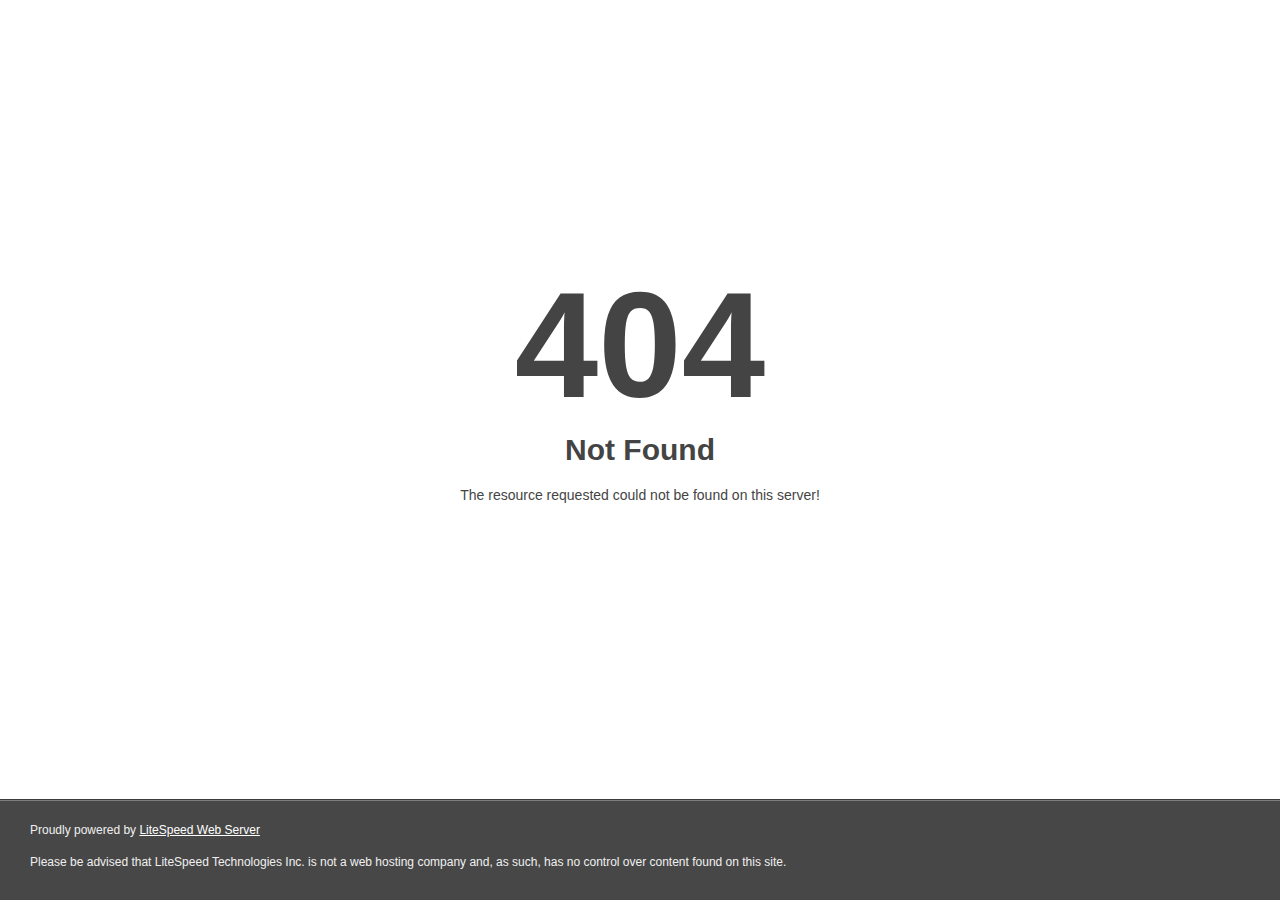
<file: css/owl.video.play.html>
<!DOCTYPE html>
<html style="height:100%">
<head>
<meta name="viewport" content="width=device-width, initial-scale=1, shrink-to-fit=no">
<title> 404 Not Found
</title></head>
<body style="color: #444; margin:0;font: normal 14px/20px Arial, Helvetica, sans-serif; height:100%; background-color: #fff;">
<div style="height:auto; min-height:100%; ">     <div style="text-align: center; width:800px; margin-left: -400px; position:absolute; top: 30%; left:50%;">
        <h1 style="margin:0; font-size:150px; line-height:150px; font-weight:bold;">404</h1>
<h2 style="margin-top:20px;font-size: 30px;">Not Found
</h2>
<p>The resource requested could not be found on this server!</p>
</div></div><div style="color:#f0f0f0; font-size:12px;margin:auto;padding:0px 30px 0px 30px;position:relative;clear:both;height:100px;margin-top:-101px;background-color:#474747;border-top: 1px solid rgba(0,0,0,0.15);box-shadow: 0 1px 0 rgba(255, 255, 255, 0.3) inset;">
<br>Proudly powered by  <a style="color:#fff;" href="http://www.litespeedtech.com/error-page">LiteSpeed Web Server</a><p>Please be advised that LiteSpeed Technologies Inc. is not a web hosting company and, as such, has no control over content found on this site.</p></div></body></html>
</file>
<file: fonts/stylesheet.css>
@font-face {
    font-family: 'HK Grotesk Legacy';
    src: url('HKGrotesk-LegacyItalic.woff2') format('woff2'),
        url('HKGrotesk-LegacyItalic.woff') format('woff');
    font-weight: normal;
    font-style: italic;
}

@font-face {
    font-family: 'HK Grotesk';
    src: url('HKGrotesk-Medium.woff2') format('woff2'),
        url('HKGrotesk-Medium.woff') format('woff');
    font-weight: 500;
    font-style: normal;
}

@font-face {
    font-family: 'HK Grotesk';
    src: url('HKGrotesk-Italic.woff2') format('woff2'),
        url('HKGrotesk-Italic.woff') format('woff');
    font-weight: normal;
    font-style: italic;
}

@font-face {
    font-family: 'HK Grotesk';
    src: url('HKGrotesk-BoldItalic.woff2') format('woff2'),
        url('HKGrotesk-BoldItalic.woff') format('woff');
    font-weight: bold;
    font-style: italic;
}

@font-face {
    font-family: 'HK Grotesk Legacy';
    src: url('HKGrotesk-BoldLegacy.woff2') format('woff2'),
        url('HKGrotesk-BoldLegacy.woff') format('woff');
    font-weight: bold;
    font-style: normal;
}

@font-face {
    font-family: 'HK Grotesk';
    src: url('HKGrotesk-SemiBoldItalic.woff2') format('woff2'),
        url('HKGrotesk-SemiBoldItalic.woff') format('woff');
    font-weight: 600;
    font-style: italic;
}

@font-face {
    font-family: 'HK Grotesk';
    src: url('HKGrotesk-SemiBold.woff2') format('woff2'),
        url('HKGrotesk-SemiBold.woff') format('woff');
    font-weight: 600;
    font-style: normal;
}

@font-face {
    font-family: 'HK Grotesk';
    src: url('HKGrotesk-LightItalic.woff2') format('woff2'),
        url('HKGrotesk-LightItalic.woff') format('woff');
    font-weight: 300;
    font-style: italic;
}

@font-face {
    font-family: 'HK Grotesk SemiBold Legacy';
    src: url('HKGrotesk-SemiBoldLegacy.woff2') format('woff2'),
        url('HKGrotesk-SemiBoldLegacy.woff') format('woff');
    font-weight: 600;
    font-style: normal;
}

@font-face {
    font-family: 'HK Grotesk Light Legacy';
    src: url('HKGrotesk-LightLegacy.woff2') format('woff2'),
        url('HKGrotesk-LightLegacy.woff') format('woff');
    font-weight: 300;
    font-style: normal;
}

@font-face {
    font-family: 'HK Grotesk';
    src: url('HKGrotesk-Regular.woff2') format('woff2'),
        url('HKGrotesk-Regular.woff') format('woff');
    font-weight: normal;
    font-style: normal;
}

@font-face {
    font-family: 'HK Grotesk';
    src: url('HKGrotesk-Bold.woff2') format('woff2'),
        url('HKGrotesk-Bold.woff') format('woff');
    font-weight: bold;
    font-style: normal;
}

@font-face {
    font-family: 'HK Grotesk Legacy';
    src: url('HKGrotesk-BoldLegacyItalic.woff2') format('woff2'),
        url('HKGrotesk-BoldLegacyItalic.woff') format('woff');
    font-weight: bold;
    font-style: italic;
}

@font-face {
    font-family: 'HK Grotesk';
    src: url('HKGrotesk-MediumItalic.woff2') format('woff2'),
        url('HKGrotesk-MediumItalic.woff') format('woff');
    font-weight: 500;
    font-style: italic;
}

@font-face {
    font-family: 'HK Grotesk Medium Legacy';
    src: url('HKGrotesk-MediumLegacy.woff2') format('woff2'),
        url('HKGrotesk-MediumLegacy.woff') format('woff');
    font-weight: 500;
    font-style: normal;
}

@font-face {
    font-family: 'HK Grotesk Light Legacy';
    src: url('HKGrotesk-LightLegacyItalic.woff2') format('woff2'),
        url('HKGrotesk-LightLegacyItalic.woff') format('woff');
    font-weight: 300;
    font-style: italic;
}

@font-face {
    font-family: 'HK Grotesk SmBold Legacy';
    src: url('HKGrotesk-SemiBoldLegacyItalic.woff2') format('woff2'),
        url('HKGrotesk-SemiBoldLegacyItalic.woff') format('woff');
    font-weight: 600;
    font-style: italic;
}

@font-face {
    font-family: 'HK Grotesk Medium Legacy';
    src: url('HKGrotesk-MediumLegacyItalic.woff2') format('woff2'),
        url('HKGrotesk-MediumLegacyItalic.woff') format('woff');
    font-weight: 500;
    font-style: italic;
}

@font-face {
    font-family: 'HK Grotesk';
    src: url('HKGrotesk-Light.woff2') format('woff2'),
        url('HKGrotesk-Light.woff') format('woff');
    font-weight: 300;
    font-style: normal;
}

@font-face {
    font-family: 'HK Grotesk Legacy';
    src: url('HKGrotesk-RegularLegacy.woff2') format('woff2'),
        url('HKGrotesk-RegularLegacy.woff') format('woff');
    font-weight: normal;
    font-style: normal;
}
</file>
<file: css/style.css>
@charset "UTF-8";
/*-----------------------------------------------------------------------------------

    Template Name: 
    Template URI: 
    Description: This is html5 template
    Author: 
    Author URI: 
    Version: 1.0

-----------------------------------------------------------------------------------

    CSS INDEX
    ===================
  
    Theme default CSS
    1. Home
        1.2 Hero
        1.3 Tab
        1.4 Project
        1.5 Testimonial
        1.6 Client
        1.7 Social
        1.8 Footer
    2. Single Blog
    3. Blog
    4. Single Service
    5. Pricing
    6. Contact
    7. Home Two
        7.2 Service
        7.3 Counter
        7.4 Education Experience
        7.5 Project
    
-----------------------------------------------------------------------------------*/
/*----------------------------------------*/
/*  Theme default CSS
/*----------------------------------------*/
/*google-font*/
@import url("https://fonts.googleapis.com/css?family=Playfair+Display:400,700");
/*----------------------------------------*/
/*  Other Files
/*----------------------------------------*/
.clear {
  clear: both;
}

::-moz-selection {
  background: #ffffff;
  color: #FFC576;
  text-shadow: 2px 2px #000000;
}

::selection {
  background: #ffffff;
  color: #FFC576;
  text-shadow: 2px 2px #000000;
}

.no-mar {
  margin: 0 !important;
}

.no-pad {
  padding: 0 !important;
}

header.navbar-fixed-top {
  background: #000000;
  -webkit-animation-duration: 0.8s;
          animation-duration: 0.8s;
  box-shadow: 0 4px 12px -4px rgba(0, 0, 0, 0.75);
  -webkit-box-shadow: 0 4px 12px -4px rgba(0, 0, 0, 0.75);
  -moz-box-shadow: 0 4px 12px -4px rgba(0, 0, 0, 0.75);
  -o-box-shadow: 0 4px 12px -4px rgba(0, 0, 0, 0.75);
  transition: 0.3s;
  -webkit-transition: 0.3s;
  -moz-transition: 0.3s;
  -o-transition: 0.3s;
  left: 0;
  padding: 10px;
  position: fixed;
  right: 0;
  top: 0;
  width: 100%;
  z-index: 999;
}

.mar-bot-50 {
  margin-bottom: 50px;
}

.mar-bot-40 {
  margin-bottom: 40px;
}

.mar-bot-35 {
  margin-bottom: 35px;
}

.mar-bot-30 {
  margin-bottom: 30px;
}

.mar-top-30 {
  margin-top: 30px;
}

.mar-top-80 {
  margin-top: 80px;
}

.mar-top-80 {
  margin-top: 80px;
}

.mar-top-55 {
  margin-top: 55px;
}

.mar-top-108 {
  margin-top: 108px;
}

.text-left {
  text-align: left;
}

.text-center {
  text-align: center;
}

.text-right {
  text-align: right;
}

*,
*:before,
*:after {
  -webkit-box-sizing: border-box;
  box-sizing: border-box;
}

*:focus {
  outline: 0;
}

html {
  font-size: 62.5%;
  -webkit-font-smoothing: antialiased;
}

body {
  background: #1F2235;
  font-weight: normal;
  font-size: 15px;
  letter-spacing: 1.5px;
  color: #ffffff;
  line-height: 30px;
  -webkit-font-smoothing: antialiased;
  /* Fix for webkit rendering */
  -webkit-text-size-adjust: 100%;
}

img {
  max-width: 100%;
  height: auto;
}

button,
input,
textarea {
  letter-spacing: 1px;
}

/* 
Table Of Contents
=========================
- Default Typography
- Custom Typography
=========================
*/
/* 
--------------------------
- Default Typography
--------------------------
*/
body {
  font-family: "HK Grotesk Legacy";
}

h1,
h2,
h3,
h4,
h5,
h6 {
  margin: 0;
  font-family: "Playfair Display", serif;
  font-weight: 700;
  color: #ffffff;
  letter-spacing: 0;
}

h1 a,
h2 a,
h3 a,
h4 a,
h5 a,
h6 a {
  font-weight: inherit;
  font-family: "Playfair Display", serif;
}

h1 {
  font-size: 36px;
  line-height: 40px;
  letter-spacing: 0;
  margin-bottom: 0px;
}

h2 {
  font-size: 22px;
  line-height: 26px;
  margin-bottom: 0px;
}

h3 {
  font-size: 24px;
  line-height: 28px;
  margin-bottom: 0px;
}

h4 {
  font-size: 20px;
  line-height: 24px;
}

h5 {
  font-size: 16px;
  line-height: 20px;
}

h6 {
  font-size: 14px;
  line-height: 18px;
}

p {
  font-family: "HK Grotesk Legacy";
  color: #ffffff;
  font-size: 16px;
  font-weight: normal;
  letter-spacing: 0;
  line-height: 26px;
  margin: 0;
}

p img {
  margin: 0;
}

span {
  font-family: "HK Grotesk Legacy";
}

/* em and strong */
em {
  font: 15px/30px;
}

strong,
b {
  font: 15px/30px;
}

small {
  font-size: 11px;
  line-height: inherit;
}

/*  blockquotes */
blockquote {
  border-left: 0 none;
  font-family: "HK Grotesk Legacy";
  margin: 10px 0;
  padding-left: 40px;
  position: relative;
}

blockquote::before {
  color: #ffffff;
  content: "";
  font-family: "Font Awesome 5 Free";
  font-weight: 900;
  font-size: 36px;
  left: 20px;
  line-height: 0;
  margin: 0;
  opacity: 0.5;
  position: absolute;
  top: 20px;
}

blockquote p {
  font-style: italic;
  padding: 0;
  font-size: 18px;
  line-height: 36px;
}

blockquote cite {
  display: block;
  font-size: 12px;
  font-style: normal;
  line-height: 18px;
}

blockquote cite:before {
  content: "\2014 \0020";
}

blockquote cite a,
blockquote cite a:visited {
  color: #FFC576;
  border: none;
}

/* abbreviations */
abbr {
  color: #ffffff;
  font-weight: 700;
  font-variant: small-caps;
  text-transform: lowercase;
  letter-spacing: .6px;
}

abbr:hover {
  cursor: help;
}

/* links */
a,
a:visited {
  text-decoration: none;
  font-family: "HK Grotesk Legacy";
  font-weight: normal;
  font-size: 12px;
  color: #ffffff;
  transition: all 0.3s ease-in-out;
  -webkit-transition: all 0.3s ease-in-out;
  -moz-transition: all 0.3s ease-in-out;
  -o-transition: all 0.3s ease-in-out;
  outline: 0;
}

a:hover,
a:active {
  color: #FFC576;
  text-decoration: none;
  outline: 0;
}

a:focus {
  text-decoration: none;
  outline: 0;
}

p a,
p a:visited {
  line-height: inherit;
  outline: 0;
}

a.active-page {
  color: #FFC576;
}

/* list */
ul,
ol {
  margin-bottom: 0px;
  margin-top: 0px;
}

ul {
  margin: 0;
}

ol {
  list-style: decimal;
}

ol,
ul.square,
ul.circle,
ul.disc {
  margin-left: 0px;
}

ul.square {
  list-style: square outside;
}

ul.circle {
  list-style: circle outside;
}

ul.disc {
  list-style: disc outside;
}

ul ul,
ul ol,
ol ol,
ol ul {
  margin: 0;
}

ul ul li,
ul ol li,
ol ol li,
ol ul li {
  margin-bottom: 0px;
}

li {
  line-height: 18px;
  margin-bottom: 0px;
}

/* definition list */
dl {
  margin: 12px 0;
}

dt {
  margin: 0;
  color: #11ABB0;
}

dd {
  margin: 0 0 0 20px;
}

/* 
--------------------------
- Custom Typography
--------------------------
*/
/* Your Custom Typography. */
.bg-with-black {
  position: relative;
}

.bg-with-black::before {
  background: #000000 none repeat scroll 0 0;
  content: "";
  height: 100%;
  left: 0;
  opacity: 0.3;
  position: absolute;
  top: 0;
  width: 100%;
  z-index: 0;
}

.bg-with-white {
  position: relative;
}

.bg-with-white::before {
  background: #ffffff none repeat scroll 0 0;
  content: "";
  height: 100%;
  left: 0;
  opacity: 0.3;
  position: absolute;
  top: 0;
  width: 100%;
  z-index: 0;
}

.bg-with-blue {
  position: relative;
}

.bg-with-blue::before {
  background: #00bff3 none repeat scroll 0 0;
  content: "";
  height: 100%;
  left: 0;
  opacity: 0.6;
  position: absolute;
  top: 0;
  width: 100%;
  z-index: 0;
}

.hvr-bs:hover {
  -webkit-box-shadow: 0 8px 16px 0 rgba(0, 0, 0, 0.2), 0 6px 20px 0 rgba(0, 0, 0, 0.19);
  box-shadow: 0 8px 16px 0 rgba(0, 0, 0, 0.2), 0 6px 20px 0 rgba(0, 0, 0, 0.19);
}

.btn-style-1 {
  border-radius: 5px;
  transition: 0.3s;
  -webkit-transition: 0.3s;
  -moz-transition: 0.3s;
  -o-transition: 0.3s;
  color: #FFC576;
  border: 1px solid #FFC576;
  background: transparent;
  cursor: pointer;
  letter-spacing: 0;
  font-size: 14px;
  line-height: 18px;
  font-weight: 600;
  display: inline-block;
  text-transform: uppercase;
  padding: 10px 24px;
}

.btn-style-1:hover {
  background: #FFC576;
  color: #ffffff;
}

.btn-ripple-out {
  position: relative;
}

.btn-ripple-out::before {
  -webkit-animation-duration: 2s;
  animation-duration: 2s;
  -webkit-animation-iteration-count: infinite;
  animation-iteration-count: infinite;
  -webkit-animation-name: popcircle;
  animation-name: popcircle;
  background: #ffffff;
  border-radius: 100px;
  content: "";
  height: 100%;
  left: 0;
  position: absolute;
  top: 0;
  width: 100%;
  z-index: -1;
}

@-webkit-keyframes popcircle {
  0% {
    -webkit-transform: scale(1);
    transform: scale(1);
  }
  99% {
    -webkit-transform: scale(1.5);
    transform: scale(1.5);
  }
  100% {
    opacity: 0;
  }
}

@keyframes popcircle {
  0% {
    -webkit-transform: scale(1);
    transform: scale(1);
  }
  99% {
    -webkit-transform: scale(1.5);
    transform: scale(1.5);
  }
  100% {
    opacity: 0;
  }
}

/*----------------------------------------*/
/*  1. Home
/*----------------------------------------*/
header {
  position: fixed;
  left: 0;
  right: 0;
  top: 0;
  padding: 30px 0;
  z-index: 999;
}

.logo {
  padding: 14px 0;
}

.logo .link {
  display: inline-block;
}

.main-menu.stellarnav {
  background: transparent;
  padding: 20px;
}

.main-menu.stellarnav ul {
  text-align: right;
}

.main-menu.stellarnav ul li {
  text-align: left;
}

.main-menu.stellarnav ul li a {
  color: #ffffff;
  font-size: 14px;
  line-height: 18px;
  font-weight: 600;
  text-transform: uppercase;
  letter-spacing: 0;
  padding: 0px 14px;
}

.main-menu.stellarnav ul li.active > a {
  color: #FFC576;
}

.main-menu.stellarnav ul li:hover > a {
  color: #FFC576;
}

.main-menu.stellarnav ul li:last-child a {
  padding-right: 0;
}

.main-menu.stellarnav ul li ul {
  background: #292d44;
}

.main-menu.stellarnav ul li ul li a {
  padding: 14px 20px;
}

.lets-chat {
  text-align: right;
  padding: 10px 0;
}

/* 1.2 Hero */
.hero-area {
  background: #232639;
  position: relative;
  padding: 274px 0;
  height: 100vh;
}

.hero-area .hero-element-1 {
  position: absolute;
  top: 44px;
  left: 68px;
  right: 140px;
  bottom: 100px;
}

.hero-area .hero-element-1 img {
  margin: auto;
}

.hero-area .hero-element-2 {
  position: absolute;
  top: 286px;
  left: 33%;
}

.hero-area .hero-element-2 img {
  margin: auto;
}

.hero-area .hero-element-3 {
  position: absolute;
  bottom: 210px;
  left: 41%;
}

.hero-area .hero-element-3 img {
  margin: auto;
}

.hero-area .hero-element-4 {
  position: absolute;
  left: 0;
  bottom: 0;
}

.hero-area .hero-element-4 img {
  margin: auto;
}

.hero-area .hero-banner {
  position: absolute;
  text-align: right;
  bottom: 0;
  right: 260px;
}

.hero-area .hero-banner img {
  margin: auto;
  max-height: 770px;
}

.header-content{
  width: 100%;
  position: absolute;
  top: 50%;
  left: 50%;
  transform: translate(-50% , -50%);
}

.hero-content .intro {
  font-family: "HK Grotesk Legacy";
  color: #FFC576;
  font-size: 40px;
  line-height: 42px;
  font-weight: 500;
}

.hero-content .title {
  font-size: 100px;
  line-height: 100px;
  margin: 12px 0 0;
  color: #fff;
}

.hero-content .desg {
  font-family: "HK Grotesk Legacy";
  font-size: 30px;
  line-height: 32px;
  font-weight: 500;
  margin: 46px 0 0;
}

/* 1.3 Tab */
.info-tab-area {
  position: relative;
  padding: 0 0 60px;
}

.info-tab-area .tab-bg-element {
  position: absolute;
  left: 0;
  right: 0;
  top: 0;
  z-index: -1;
}

.info-tab-area .tab-bg-element img {
  width: 100%;
}

.info-tab {
  background: #313552;
}

.info-tab .nav {
  background: #1F2235;
  border: 0;
  -ms-flex-wrap: nowrap;
      flex-wrap: nowrap;
}

.info-tab .nav .nav-item {
  margin: 0;
  border: 0;
  -webkit-box-flex: 1;
      -ms-flex: auto;
          flex: auto;
  text-align: center;
  border-right: 1px solid #383B55;
}

.info-tab .nav .nav-item .nav-link {
  border-radius: 0;
  letter-spacing: 0;
  text-transform: uppercase;
  font-size: 14px;
  line-height: 18px;
  font-weight: 500;
  border: 0;
  padding: 21px 10px;
}

.info-tab .nav .nav-item .nav-link.active {
  color: #1F2235;
  background: #FFC576;
}

.info-tab .nav .nav-item:last-child {
  border-right: 0;
}

.info-tab .tab-content .tab-pane .content-about {
  padding: 80px 50px 90px;
}

.info-tab .tab-content .tab-pane .content-about .banner {
  text-align: center;
}

.info-tab .tab-content .tab-pane .content-about .banner img {
  margin: auto;
}

.info-tab .tab-content .tab-pane .content-about .content .intro {
  color: #FFC576;
  line-height: 17px;
  font-weight: 600;
  text-transform: uppercase;
}

.info-tab .tab-content .tab-pane .content-about .content .title {
  font-size: 40px;
  line-height: 52px;
  margin: 26px 0 0;
}

.info-tab .tab-content .tab-pane .content-about .content .text {
  margin: 27px 0 0;
}

.info-tab .tab-content .tab-pane .content-about .content .text a {
  color: #FFC576;
  font-size: 16px;
  letter-spacing: 0;
}

.info-tab .tab-content .tab-pane .content-about .content .more {
  margin: 37px 0 0;
}

.info-tab .tab-content .tab-pane .content-service {
  padding: 70px 40px 30px 44px;
}

.info-tab .tab-content .tab-pane .content-interview {
  padding: 70px 44px 30px 54px;
}

.info-tab .tab-content .tab-pane .content-awards {
  padding: 70px 44px 30px 54px;
}

.info-tab .tab-content .tab-pane .content-exhibitions {
  padding: 46px 46px 16px;
}

.single-service {
  margin: 0 0 58px;
}

.single-service .icon .icon-box {
  color: #FFC576;
  font-size: 24px;
  line-height: 24px;
}

.single-service .icon .icon-box img {
  height: 24px;
}

.single-service .content {
  margin: 18px 0 0;
}

.single-service .content .title {
  font-size: 20px;
  line-height: 24px;
}

.single-service .content .text {
  font-weight: 300;
  margin: 18px 0 0;
}

.single-interview {
  overflow: hidden;
  margin: 0 0 50px;
}

.single-interview .img {
  float: left;
  width: 170px;
}

.single-interview .img img {
  border-radius: 3px;
}

.single-interview .content {
  overflow: hidden;
  padding: 0 0 0 26px;
}

.single-interview .content .title {
  margin: 0 0 13px;
}

.single-interview .content .text {
  margin: 0 0 14px;
}

.single-interview .content .more {
  display: inline-block;
  color: #FFC576;
  font-size: 12px;
  line-height: 16px;
  letter-spacing: 0;
  font-weight: 600;
  text-transform: uppercase;
}

.single-interview .content .more .icon {
  margin-left: 4px;
}

.single-awards {
  overflow: hidden;
  margin: 0 0 49px;
}

.single-awards .img {
  float: left;
  width: 130px;
}

.single-awards .img img {
  width: 100%;
}

.single-awards .content {
  overflow: hidden;
  padding: 0 0 0 30px;
}

.single-awards .content .title {
  display: block;
}

.single-awards .content .text {
  margin: 13px 0 0;
}

.single-exhibition {
  position: relative;
  margin: 0 0 30px;
}

.single-exhibition .img {
  position: relative;
}

.single-exhibition .img::before {
  content: "";
  position: absolute;
  left: 0;
  right: 0;
  height: 100%;
  width: 100%;
  z-index: 11;
  background-image: -webkit-gradient(linear, left bottom, left top, from(black), to(rgba(255, 255, 255, 0)));
  background-image: linear-gradient(0deg, black 0%, rgba(255, 255, 255, 0) 100%);
  border-radius: 8px;
  transition: 0.3s;
  -webkit-transition: 0.3s;
  -moz-transition: 0.3s;
  -o-transition: 0.3s;
  opacity: 0;
}

.single-exhibition .img img {
  width: 100%;
  border-radius: 8px;
}

.single-exhibition .content {
  position: absolute;
  padding: 20px;
  transition: 0.3s;
  -webkit-transition: 0.3s;
  -moz-transition: 0.3s;
  -o-transition: 0.3s;
  z-index: 22;
  left: 0;
  right: 0;
  bottom: 0;
  opacity: 0;
}

.single-exhibition:hover .img::before {
  opacity: 1;
}

.single-exhibition:hover .content {
  opacity: 1;
}

/* 1.4 Project */
.section-title {
  margin: 0 0 50px;
}

.section-title .intro {
  color: #FFC576;
  text-transform: uppercase;
  line-height: 18px;
  font-weight: 600;
}

.section-title .title {
  font-size: 40px;
  line-height: 44px;
  margin: 8px 0 0;
}

.section-title .text {
  font-weight: 300;
  margin: 34px 0 0;
}

.project-area {
  padding: 48px 0 120px;
}

.single-project {
  background: #313552;
  border-bottom: 1px solid #FFC576;
  transition: 0.3s;
  -webkit-transition: 0.3s;
  -moz-transition: 0.3s;
  -o-transition: 0.3s;
  border-radius: 5px;
  max-width: 435px;
}

.single-project .img img {
  border-radius: 5px;
  width: 100%;
}

.single-project .content {
  padding: 40px 30px 50px;
}

.single-project .content .type {
  color: #FFC576;
  font-size: 12px;
  line-height: 16px;
  font-weight: 500;
  text-transform: uppercase;
}

.single-project .content .title {
  font-size: 24px;
  line-height: 28px;
  margin: 22px 0 0;
}

.single-project .content .text {
  margin: 14px 0 0;
}

.single-project .content .read {
  margin: 26px 0 0;
}

.single-project:hover {
  border-bottom-width: 2px;
}

/* 1.5 Testimonial */
.testimonial-area {
  background: #23273C;
  padding: 100px 0 110px;
}

.single-testimonial {
  background: #2C304A;
  padding: 30px 40px 50px;
  border: 1px solid #FFC576;
  border-radius: 5px;
  position: relative;
}

.single-testimonial::after {
  content: "\f10e";
  font-family: "Font Awesome 5 Pro";
  font-weight: 900;
  color: #1F2235;
  font-size: 40px;
  line-height: 42px;
  position: absolute;
  right: 32px;
  top: 42px;
}

.single-testimonial .info {
  overflow: hidden;
  margin: 0 0 40px;
}

.single-testimonial .info .img {
  float: left;
  width: 64px;
}

.single-testimonial .info .img img {
  border-radius: 100px;
  width: 100%;
}

.single-testimonial .info .info-right {
  overflow: hidden;
  padding: 0 0 0 20px;
}

.single-testimonial .info .info-right .name {
  margin: 0 0 6px;
}

.single-testimonial .info .info-right .desg {
  color: #FFC576;
  font-size: 12px;
  line-height: 16px;
  font-weight: 500;
}

.single-testimonial .text {
  font-size: 18px;
  line-height: 29px;
  font-weight: 500;
  font-style: italic;
}

.testimonial-carousel .owl-nav {
  position: absolute;
  right: 0;
  top: -96px;
  border: 1px solid #FFC576;
  border-radius: 3px;
}

.testimonial-carousel .owl-nav div {
  display: inline-block;
  background: #2C304A;
  height: 44px;
  width: 44px;
  text-align: center;
  line-height: 44px;
  font-size: 14px;
  transition: 0.3s;
  -webkit-transition: 0.3s;
  -moz-transition: 0.3s;
  -o-transition: 0.3s;
}

.testimonial-carousel .owl-nav div:hover {
  background: #FFC576;
}

.testimonial-carousel .owl-nav .owl-next {
  border-left: 1px solid #FFC576;
}

/* 1.6 Client */
.client-area {
  padding: 110px 0 80px;
}

.client-area-left-side .nav {
  display: block;
  border: 0;
  margin: 0;
}

.client-area-left-side .nav .nav-item {
  display: block;
  border: 0;
  margin: 0 0 32px;
}

.client-area-left-side .nav .nav-item .nav-link {
  display: block;
  border: 0;
  margin: 0;
  padding: 0;
  font-size: 14px;
  line-height: 18px;
  font-weight: 500;
  text-transform: uppercase;
  letter-spacing: 0;
  color: #ffffff;
}

.client-area-left-side .nav .nav-item .nav-link .icon {
  opacity: 0;
  margin-left: 11px;
}

.client-area-left-side .nav .nav-item .nav-link.active {
  background: transparent;
  color: #FFC576;
}

.client-area-left-side .nav .nav-item .nav-link.active .icon {
  opacity: 1;
}

.single-client {
  background: #E9E9EB;
  border-radius: 5px;
  text-align: center;
  margin: 0 0 30px;
  width: 100%;
  height: 256px;
  line-height: 256px;
}

.single-client img {
  margin: auto;
}

/* 1.7 Social */
.social-area {
  background: #23273C;
  padding: 110px 0 80px;
}

.single-social {
  transition: 0.3s;
  -webkit-transition: 0.3s;
  -moz-transition: 0.3s;
  -o-transition: 0.3s;
  background: #2C304A;
  border: 1px solid #FFC576;
  border-radius: 5px;
  position: relative;
  margin: 0 0 30px;
  padding: 30px 70px 30px 30px;
}

.single-social .title {
  transition: 0.3s;
  -webkit-transition: 0.3s;
  -moz-transition: 0.3s;
  -o-transition: 0.3s;
  margin: 0 0 6px;
}

.single-social .info {
  transition: 0.3s;
  -webkit-transition: 0.3s;
  -moz-transition: 0.3s;
  -o-transition: 0.3s;
  font-size: 12px;
  line-height: 16px;
  color: #FFC576;
}

.single-social .icon {
  transition: 0.3s;
  -webkit-transition: 0.3s;
  -moz-transition: 0.3s;
  -o-transition: 0.3s;
  position: absolute;
  display: inline-block;
  right: 18px;
  top: 26px;
  font-size: 44px;
  color: #1F2235;
}

.single-social .icon img {
  height: 45px;
}

.single-social:hover {
  background: #FFC576;
}

.single-social:hover .title {
  color: #1F2235;
}

.single-social:hover .info {
  color: #1F2235;
}

.single-social:hover .icon {
  color: #B98C51;
}

/* 1.8 Footer */
footer {
  background: #313451;
  padding: 74px 0 40px;
}

.footer-top-area {
  padding: 10px 0 36px;
}

.f-logo {
  padding: 0 0 30px;
}

.f-logo  img{
  max-width: 180px;
}
@media(max-width: 900px){
  .f-logo  img{
    max-width: 150px;
  }
}
.f-title {
  text-align: center;
  padding: 0 0 30px;
}

.f-title .title {
  font-size: 40px;
  line-height: 44px;
}

@media(max-width: 900px){
  .f-title .title {
    font-size: 25px !important;
    line-height: 44px;
  }
}

.f-chat {
  text-align: right;
  padding: 0 0 30px;
}

.footer-bottom-area {
  padding: 10px 0;
}

.footer-links {
  text-align: center;
  margin: 0 0 18px;
}

.footer-links .links {
  padding: 0;
  list-style: none;
}

.footer-links .links li {
  display: inline-block;
  margin-right: 28px;
}

.footer-links .links li:last-child {
  margin-right: 0;
}

.footer-links .links li a {
  display: block;
  letter-spacing: 0;
  font-size: 12px;
  line-height: 16px;
  font-weight: 600;
  text-transform: uppercase;
}

.footer-copyright {
  text-align: center;
}

.footer-copyright .copyright {
  font-size: 12px;
  line-height: 16px;
  font-weight: 500;
}

#scrollUp {
  border-radius: 100px;
  background: #FFC576;
  bottom: 30px;
  color: #1F2235;
  font-size: 20px;
  height: 50px;
  line-height: 50px;
  right: 30px;
  text-align: center;
  width: 50px;
}

#scrollUp:hover {
  border-radius: 0;
}

/*----------------------------------------*/
/*  2. Single Blog
/*----------------------------------------*/
.innerpage-hero-area {
  background-image: url(../img/single-blog/hero-bg.png);
  background-size: cover;
  background-position: center;
  background-repeat: no-repeat;
  position: relative;
  padding: 251px 0 247px;
}

.innerpage-hero-area .iha-meta {
  background: rgba(112, 112, 112, 0.2);
  position: absolute;
  z-index: 90;
  bottom: 0;
  left: 0;
  right: 0;
}

.innerpage-hero-area .iha-meta .iha-all-meta {
  display: -webkit-box;
  display: -ms-flexbox;
  display: flex;
  -ms-flex-wrap: wrap;
      flex-wrap: wrap;
  padding: 12px 0;
}

.innerpage-hero-area .iha-meta .iha-all-meta .iha-meta-box {
  -webkit-box-flex: 1;
      -ms-flex: 1 1 1;
          flex: 1 1 1;
  padding: 10px 40px;
}

.innerpage-hero-area .iha-meta .iha-all-meta .iha-meta-box:first-child {
  padding-left: 0;
}

.innerpage-hero-area .iha-meta .iha-all-meta .iha-meta-box:last-child {
  padding-right: 0;
}

.innerpage-hero-area .iha-meta .iha-all-meta .iha-meta-box .title {
  color: #FFC576;
  font-size: 12px;
  line-height: 16px;
  font-weight: 500;
  text-transform: uppercase;
}

.innerpage-hero-area .iha-meta .iha-all-meta .iha-meta-box .title .blank {
  display: block;
  opacity: 0;
}

.innerpage-hero-area .iha-meta .iha-all-meta .iha-meta-box .info {
  font-size: 13px;
  line-height: 17px;
  font-weight: 500;
  margin: 5px 0 0;
}

.innerpage-hero-content .title {
  font-size: 40px;
  line-height: 44px;
}

.innerpage-hero-content .text {
  font-size: 18px;
  line-height: 30px;
  margin: 16px 0 0;
}

.single-blog-post-area {
  padding: 80px 0 54px;
}

.sbpa-content .text {
  font-size: 16px;
  line-height: 30px;
  margin: 0 0 47px;
}

.sbpa-content .img img {
  border-radius: 5px;
  width: 100%;
}

.sbpa-content .img .info {
  font-size: 13px;
  line-height: 17px;
  margin: 9px 0 34px;
}

.sbpa-content .title {
  font-size: 24px;
  line-height: 28px;
  margin: 0 0 21px;
}

.sbpa-content blockquote {
  font-size: 20px;
  line-height: 32px;
  font-weight: 500;
  font-style: italic;
  letter-spacing: 0;
  padding: 7px 90px 17px;
}

.sbpa-content blockquote::before {
  display: none;
}

.sbpa-content .list {
  padding: 0 0 0 54px;
  margin: 0 0 32px;
}

.sbpa-content .list li {
  font-size: 16px;
  line-height: 30px;
  letter-spacing: 0;
}

.related-articles-area {
  background: #22253A;
  padding: 80px 0 90px;
}

.single-related-article {
  margin: 0 0 30px;
}

.single-related-article .img a {
  display: block;
}

.single-related-article .img img {
  border-radius: 5px;
  width: 100%;
}

.single-related-article .content {
  padding: 24px 0 0;
}

.single-related-article .content .date {
  color: #FFC576;
  font-size: 12px;
  line-height: 16px;
  font-weight: 500;
}

.single-related-article .content .title {
  margin: 20px 0 0;
}

.single-related-article .content .text {
  line-height: 30px;
  font-weight: 300;
  margin: 15px 0 0;
}

.post-comment-aera {
  padding: 110px 0 100px;
}

.pca-title {
  margin: 0 0 30px;
}

.leave-comment {
  padding: 10px;
}

.leave-comment-input-box {
  margin: 0 0 20px;
}

.leave-comment-input-box input[type="text"] {
  border-radius: 3px;
  border: 1px solid #ffffff;
  color: #ffffff;
  font-size: 16px;
  background: transparent;
  width: 100%;
  height: 54px;
  letter-spacing: 0;
  padding: 10px 22px;
}

.leave-comment-input-box input[type="email"] {
  border-radius: 3px;
  border: 1px solid #ffffff;
  color: #ffffff;
  font-size: 16px;
  background: transparent;
  width: 100%;
  height: 54px;
  letter-spacing: 0;
  padding: 10px 22px;
}

.leave-comment-input-box textarea {
  border-radius: 3px;
  border: 1px solid #ffffff;
  color: #ffffff;
  font-size: 16px;
  background: transparent;
  width: 100%;
  height: 128px;
  letter-spacing: 0;
  padding: 10px 22px;
}

.leave-comment-input-box input[type="submit"] {
  background: transparent;
}

.leave-comment-input-box input[type="submit"]:hover {
  background: #FFC576;
}

.current-opinion {
  padding: 52px 0 10px;
}

.current-opinion .comment-list ul {
  padding: 0;
  list-style: none;
}

.current-opinion .comment-list ul li ul {
  border-bottom: 1px solid #36394A;
  border-top: 1px solid #36394A;
  background: #232639;
  padding-left: 0;
  list-style: none;
}

.current-opinion article {
  overflow: hidden;
  padding: 30px 20px;
}

.current-opinion article .comment-author {
  float: left;
  width: 50px;
}

.current-opinion article .comment-details {
  overflow: hidden;
  padding-left: 20px;
}

.current-opinion article .comment-details .comment-meta {
  display: -webkit-box;
  display: -ms-flexbox;
  display: flex;
  -ms-flex-wrap: wrap;
      flex-wrap: wrap;
}

.current-opinion article .comment-details .comment-meta .comment-left-meta {
  -webkit-box-flex: 1;
      -ms-flex: 1 1 70%;
          flex: 1 1 70%;
}

.current-opinion article .comment-details .comment-meta .comment-left-meta .author-name {
  font-family: "HK Grotesk Legacy";
  font-size: 18px;
  line-height: 22px;
  font-weight: 600;
}

.current-opinion article .comment-details .comment-meta .comment-reply {
  -webkit-box-flex: 1;
      -ms-flex: 1 1 30%;
          flex: 1 1 30%;
  text-align: right;
}

.current-opinion article .comment-details .comment-meta .comment-reply .reply {
  color: #FFC576;
  font-size: 14px;
  letter-spacing: 0;
  line-height: 18px;
}

.current-opinion article .comment-details .comment-meta .comment-reply .reply .icon {
  margin-right: 8px;
}

.current-opinion article .comment-details .comment-text {
  margin: 5px 0 0;
}

.current-opinion article .comment-details .comment-text p {
  margin: 0;
}

.post-pagination {
  padding: 18px 0 10px;
}

.post-pagination ul {
  padding: 0;
  list-style: none;
  text-align: right;
}

.post-pagination ul li {
  display: inline-block;
  margin-right: 4px;
}

.post-pagination ul li:last-child {
  margin-right: 0;
}

.post-pagination ul li a {
  font-size: 16px;
  border: 2px solid #ffffff;
  border-radius: 3px;
  font-weight: 600;
  display: block;
  text-align: center;
  height: 50px;
  width: 50px;
  line-height: 50px;
}

.post-pagination ul li a:hover {
  background: #FFC576;
  border-color: #FFC576;
  color: #1F2235;
}

.post-pagination ul li.active a {
  background: #FFC576;
  border-color: #FFC576;
  color: #1F2235;
}

.post-pagination ul li.disable a {
  pointer-events: none;
  cursor: default;
}

/*----------------------------------------*/
/*  3. Blog
/*----------------------------------------*/
.innerpage-hero-area .iha-menu {
  background: rgba(112, 112, 112, 0.2);
  position: absolute;
  z-index: 90;
  bottom: 0;
  left: 0;
  right: 0;
}

.innerpage-hero-area .iha-menu .iha-menu-item {
  display: -webkit-box;
  display: -ms-flexbox;
  display: flex;
  -ms-flex-wrap: nowrap;
      flex-wrap: nowrap;
  padding: 0;
  list-style: none;
}

.innerpage-hero-area .iha-menu .iha-menu-item li {
  -webkit-box-flex: 1;
      -ms-flex: 1 1 0px;
          flex: 1 1 0;
  min-width: 186px;
  border-right: 1px solid #1F2235;
}

.innerpage-hero-area .iha-menu .iha-menu-item li:first-child {
  border-left: 1px solid #1F2235;
}

.innerpage-hero-area .iha-menu .iha-menu-item li a {
  display: block;
  font-size: 13px;
  letter-spacing: 0;
  line-height: 17px;
  padding: 21px 10px;
  text-transform: uppercase;
  text-align: center;
}

.innerpage-hero-area .iha-menu .iha-menu-item li.active a {
  background: #FFC576;
  color: #1F2235;
}

.innerpage-hero-area .iha-menu .iha-menu-item li.active a:hover {
  color: #1F2235;
}

.page-blog-area {
  padding: 80px 0 100px;
}

.page-all-blog {
  margin: 0 0 30px;
}

.sidebar {
  margin: 0 0 30px;
}

.sidebar .sidebar-widget {
  margin: 0 0 50px;
}

.sidebar .sidebar-widget .search-input-box {
  position: relative;
}

.sidebar .sidebar-widget .search-input-box input[type="text"] {
  background: transparent none repeat scroll 0 0;
  border: 1px solid #ffffff;
  border-radius: 5px;
  color: #ffffff;
  font-size: 16px;
  letter-spacing: 0;
  padding: 5px 56px 5px 20px;
  height: 60px;
  width: 100%;
}

.sidebar .sidebar-widget .search-input-box button {
  border-radius: 5px;
  background: transparent none repeat scroll 0 0;
  border: 0 none;
  bottom: 3px;
  color: #ffffff;
  cursor: pointer;
  outline: none;
  font-size: 18px;
  position: absolute;
  right: 3px;
  text-align: center;
  top: 3px;
  width: 50px;
}

.sidebar .sidebar-widget .subs-logo {
  margin: 0 0 46px;
}

.sidebar .sidebar-widget .subs-title {
  margin: 0 0 11px;
}

.sidebar .sidebar-widget .subs-text {
  font-weight: 300;
  line-height: 24px;
}

.sidebar .sidebar-widget .subs-input-box {
  margin: 20px 0 0;
  position: relative;
}

.sidebar .sidebar-widget .subs-input-box input[type="text"] {
  background: transparent none repeat scroll 0 0;
  border: 1px solid #ffffff;
  border-radius: 5px;
  color: #ffffff;
  font-size: 16px;
  letter-spacing: 0;
  padding: 5px 56px 5px 20px;
  height: 52px;
  width: 100%;
}

.sidebar .sidebar-widget .subs-input-box button {
  border-radius: 5px;
  background: #FFC576 none repeat scroll 0 0;
  border: 0 none;
  bottom: 3px;
  color: #ffffff;
  cursor: pointer;
  outline: none;
  font-size: 18px;
  position: absolute;
  right: 3px;
  text-align: center;
  top: 3px;
  width: 50px;
}

.sidebar .sidebar-widget .sw-news-nav {
  border: 0 none;
  -ms-flex-wrap: nowrap;
      flex-wrap: nowrap;
  margin: 0 0 31px;
}

.sidebar .sidebar-widget .sw-news-nav .nav-item {
  border: 0 none;
  margin: 0;
  -webkit-box-flex: 1;
      -ms-flex: 1 1 50%;
          flex: 1 1 50%;
}

.sidebar .sidebar-widget .sw-news-nav .nav-item .nav-link {
  border: 0 none;
  color: #8f919a;
  display: block;
  font-size: 20px;
  font-weight: 700;
  letter-spacing: 0;
  line-height: 24px;
  margin: 0;
  padding: 0;
  text-transform: capitalize;
}

.sidebar .sidebar-widget .sw-news-nav .nav-item .nav-link.active {
  background: transparent;
  color: #ffffff;
}

.sidebar .sidebar-widget .sw-news-box {
  overflow: hidden;
  margin: 0 0 34px;
}

.sidebar .sidebar-widget .sw-news-box .img {
  float: left;
  width: 130px;
}

.sidebar .sidebar-widget .sw-news-box .img img {
  border-radius: 5px;
  width: 100%;
}

.sidebar .sidebar-widget .sw-news-box .content {
  overflow: hidden;
  padding: 0 0 0 20px;
}

.sidebar .sidebar-widget .sw-news-box .content .date {
  color: #FFC576;
  display: block;
  letter-spacing: 0;
  text-transform: uppercase;
  margin: 0 0 4px;
  font-size: 12px;
  line-height: 16px;
}

.sidebar .sidebar-widget .sw-news-box .content .title {
  display: block;
  letter-spacing: 0;
  font-size: 20px;
  line-height: 26px;
}

.sidebar .sidebar-widget .sw-news-box .content .title:hover {
  color: #ffffff;
}

.sidebar .sw-subscribe {
  background-image: url(../img/blog/side-subscribe-bg.png);
  background-size: cover;
  background-position: center;
  padding: 20px;
  border-radius: 5px;
}

/*----------------------------------------*/
/*  4. Single Service
/*----------------------------------------*/
.page-single-service-area {
  padding: 80px 0 90px;
}

.page-single-service .title {
  font-size: 40px;
  line-height: 44px;
  margin: 0 0 32px;
}

.page-single-service .title-2 {
  margin: 0 0 26px;
}

.page-single-service .title-3 {
  color: #FFC576;
  margin: 0 0 26px;
}

.page-single-service .text {
  margin: 0 0 60px;
}

.page-single-service .img img {
  border-radius: 5px;
  width: 100%;
}

.page-single-service .list {
  list-style: none;
  padding: 0;
  margin: 0 0 20px;
}

.page-single-service .list li {
  display: block;
  font-size: 16px;
  line-height: 31px;
  letter-spacing: 0;
  position: relative;
  padding: 0 0 0 20px;
}

.page-single-service .list li::before {
  content: "";
  position: absolute;
  left: 0;
  top: 48%;
  border: 1px solid #FFC576;
  height: 3px;
  width: 2px;
}

/*----------------------------------------*/
/*  5. Pricing
/*----------------------------------------*/
.innerpage-hero-area.iha-pricing {
  background-image: url(../img/pricing/hero-bg.png);
}

.page-pricing-area {
  position: relative;
  top: -130px;
  margin-bottom: -130px;
  padding: 0 0 38px;
}

.single-pricing {
  background: #313552;
  border-radius: 5px;
  position: relative;
  margin: 0 0 30px;
  padding: 40px 50px 60px;
}

.single-pricing .badge {
  position: absolute;
  background: #FFC576;
  color: #1F2235;
  border-radius: 25px;
  font-size: 9px;
  font-weight: 600;
  letter-spacing: 0;
  text-transform: uppercase;
  padding: 4px 12px;
  height: 22px;
  line-height: 17px;
  top: -11px;
  left: 50%;
  -webkit-transform: translateX(-50%);
          transform: translateX(-50%);
}

.single-pricing .icon {
  margin: 0 0 53px;
}

.single-pricing .icon img {
  height: 80px;
}

.single-pricing .type {
  margin: 0 0 23px;
}

.single-pricing .type .type-text {
  font-size: 30px;
  line-height: 34px;
}

.single-pricing .info {
  padding: 0;
  list-style: none;
  margin: 0 0 17px;
}

.single-pricing .info li {
  display: block;
  letter-spacing: 0;
  font-size: 15px;
  line-height: 38px;
  font-weight: 300;
}

.single-pricing .price {
  color: #FFC576;
  font-family: "Playfair Display", serif;
  font-size: 46px;
  line-height: 50px;
}

.single-pricing .price .icon {
  font-size: 20px;
  margin: 6px;
  position: relative;
  top: -12px;
}

.single-pricing .price .duration {
  color: #ffffff;
  font-size: 13px;
  font-weight: 300;
}

.single-pricing .purchase {
  margin: 41px 0 0;
}

.faq-area {
  padding: 40px 0 60px;
}

.pricing-nav-tabs {
  display: block;
  margin: 0 0 30px;
  border: 0;
}

.pricing-nav-tabs .nav-item {
  display: block;
  margin: 0;
  border: 0;
}

.pricing-nav-tabs .nav-item .nav-link {
  display: block;
  margin: 0;
  border: 0;
  letter-spacing: 0;
  text-transform: uppercase;
  font-size: 14px;
  line-height: 48px;
  font-weight: 600;
}

.pricing-nav-tabs .nav-item .nav-link.active {
  background: transparent;
  color: #FFC576;
}

.faq-box {
  margin: 0 0 50px;
}

.faq-box .title {
  font-weight: 400;
  margin: 0 0 26px;
}

.faq-box .text {
  font-weight: 300;
}

/*----------------------------------------*/
/*  6. Contact
/*----------------------------------------*/
.iha-contact.innerpage-hero-area {
  background: url(../img/contact/hero-bg.png);
  background-size: cover;
}

.scroll-icon {
  position: absolute;
  left: 0;
  right: 0;
  bottom: 40px;
  text-align: center;
}

.scroll-icon .scroll-icon-box {
  position: relative;
  display: inline-block;
  margin: 12px 0;
}

.scroll-icon .scroll-icon-box .up {
  position: absolute;
  left: 50%;
  -webkit-transform: translateX(-50%);
          transform: translateX(-50%);
  top: -23px;
  z-index: 2;
}

.scroll-icon .scroll-icon-box .inner {
  position: absolute;
  top: 50%;
  left: 50%;
  -webkit-transform: translateX(-50%) translateY(-50%);
          transform: translateX(-50%) translateY(-50%);
  -webkit-animation-duration: 2s;
  animation-duration: 2s;
  -webkit-animation-iteration-count: infinite;
  animation-iteration-count: infinite;
  -webkit-animation-name: updown;
  animation-name: updown;
}

.scroll-icon .scroll-icon-box .down {
  position: absolute;
  left: 50%;
  -webkit-transform: translateX(-50%);
          transform: translateX(-50%);
  bottom: -23px;
  z-index: 2;
}

@-webkit-keyframes updown {
  0% {
    top: 30%;
  }
  50% {
    top: 65%;
  }
  100% {
    top: 30%;
  }
}

@keyframes updown {
  0% {
    top: 30%;
  }
  50% {
    top: 65%;
  }
  100% {
    top: 30%;
  }
}

.contact-form-area {
  padding: 0 0 30px;
}

.contact-form {
  background: #313552;
  padding: 80px 0 60px;
}

.contact-input-box {
  margin: 0 0 20px;
}

.contact-input-box input[type="text"] {
  border-radius: 3px;
  border: 1px solid #ffffff;
  color: #ffffff;
  font-size: 16px;
  background: transparent;
  width: 100%;
  height: 54px;
  letter-spacing: 0;
  padding: 10px 22px;
}

.contact-input-box input[type="email"] {
  border-radius: 3px;
  border: 1px solid #ffffff;
  color: #ffffff;
  font-size: 16px;
  background: transparent;
  width: 100%;
  height: 54px;
  letter-spacing: 0;
  padding: 10px 22px;
}

.contact-input-box textarea {
  border-radius: 3px;
  border: 1px solid #ffffff;
  color: #ffffff;
  font-size: 16px;
  background: transparent;
  width: 100%;
  height: 128px;
  letter-spacing: 0;
  padding: 10px 22px;
}

.contact-address-area {
  padding: 60px 0 100px;
}

.single-contact-address {
  margin: 0 0 30px;
}

.single-contact-address .title {
  color: #FFC576;
  font-size: 13px;
  line-height: 17px;
  font-weight: 500;
  text-transform: uppercase;
}

.single-contact-address .title .icon {
  color: #ffffff;
  margin-right: 10px;
}

.single-contact-address .info {
  list-style: none;
  padding: 0 0 0 30px;
  margin: 28px 0 0;
}

.single-contact-address .info li {
  display: block;
  letter-spacing: 0;
  font-size: 16px;
  line-height: 26px;
  font-weight: 300;
}

/*----------------------------------------*/
/*  7. Home Two
/*----------------------------------------*/
.h2-about-area {
  padding: 110px 0;
  
  background-image: url('../img/home1/tab-bg-elements.png');
  background-size: contain;
}

.h2-about-content .section-title {
  margin: 0;
}

.h2-about-content .text {
  margin: 30px 0 0;
}

.color,
.h2-about-content .text .color {
  color: #FFC576;
}

.h2-about-content .link {
  margin: 60px 0 0;
}

.h2-about-banner .img {
  position: relative;
}

.h2-about-banner .img img {
  border-radius: 5px;
}

.h2-about-banner .img .popup-youtube {
  position: absolute;
  top: 50%;
  left: 50%;
  -webkit-transform: translateX(-50%) translateY(-50%);
          transform: translateX(-50%) translateY(-50%);
  color: #FFC576;
  font-size: 60px;
}

/* 7.2 Service */
.h2-service-area {
  background: #313552;
  padding: 110px 0 80px;
}

.h2-single-service {
  border: 1px solid rgba(255, 197, 118, 0.25);
  padding: 40px 30px 40px 30px;
  transition: 0.3s;
  -webkit-transition: 0.3s;
  -moz-transition: 0.3s;
  -o-transition: 0.3s;
  margin: 0 0 30px;
}

.h2-single-service:hover {
  border-color: #FFC576;
}

.h2-single-service .icon-box .icon {
  font-size: 42px;
  color: #FFC576;
  display: inline-block;
}

.h2-single-service .icon-box .icon img {
  height: 42px;
}

.h2-single-service .content {
  padding: 15px 0 0;
}

.h2-single-service .content .title {
  transition: 0.3s;
  -webkit-transition: 0.3s;
  -moz-transition: 0.3s;
  -o-transition: 0.3s;
}

.h2-single-service .content .title:hover {
  color: #FFC576;
}

.h2-single-service .content .text {
  margin: 20px 0 0;
}

/* 7.3 Counter */
.h2-counter-area {
  padding: 110px 0 40px;
}

.h2-single-counter {
  text-align: center;
  position: relative;
  z-index: 2;
  margin: 0 0 30px;
}

.h2-single-counter .counter {
  color: #FFC576;
  font-size: 60px;
  line-height: 60px;
}

.h2-single-counter .text {
  font-size: 16px;
  line-height: 20px;
  font-weight: 500;
  margin: 15px 0 0;
}

.h2-single-counter .icon {
  position: absolute;
  top: 50%;
  left: 50%;
  -webkit-transform: translateX(-50%) translateY(-50%);
          transform: translateX(-50%) translateY(-50%);
  opacity: 0.05;
  color: #FFC576;
  font-size: 110px;
  z-index: -1;
}

/* 7.4 Education Experience */
.h2-education-experience-area {
  padding: 40px 0 80px;
}

.h2eea-experience {
  margin: 0 0 30px;
}

.h4eqa-experience-box {
  background: #313552;
  overflow: hidden;
  padding: 40px;
  margin: 0 0 30px;
}

.h4eqa-experience-box:last-child {
  margin-bottom: 0;
}

.h4eqa-experience-box .left {
  background: #1F2235;
  float: left;
  text-align: center;
  width: 70px;
  transition: 0.3s;
  -webkit-transition: 0.3s;
  -moz-transition: 0.3s;
  -o-transition: 0.3s;
}

.h4eqa-experience-box .left.color-1 {
  background: #3b74ff;
}

.h4eqa-experience-box .left.color-2 {
  background: #933bff;
}

.h4eqa-experience-box .left.color-3 {
  background: #ffa53b;
}

.h4eqa-experience-box .left.color-4 {
  background: #6fa642;
}

.h4eqa-experience-box .left .icon {
  color: #FFC576;
  font-size: 26px;
  line-height: 70px;
}

.h4eqa-experience-box .right {
  overflow: hidden;
  padding-left: 30px;
}

.h4eqa-experience-box .right .text {
  color: #7c849e;
  font-weight: 700;
  font-size: 16px;
  line-height: 18px;
}

.h4eqa-experience-box .right .title {
  font-size: 26px;
  line-height: 32px;
  margin: 13px 0 0;
}

.h4eqa-experience-box:hover .left {
  background: #FFC576;
}

.h4eqa-experience-box:hover .left .icon {
  color: #1F2235;
}

.h2eea-education {
  position: relative;
  margin: 0 0 30px;
}

.h2eea-education::after {
  content: "";
  background: #4d5368;
  position: absolute;
  left: 186px;
  top: 0;
  height: 100%;
  width: 1px;
  z-index: -2;
}

.h2eea-education .box {
  overflow: hidden;
  margin: 0 0 52px;
}

.h2eea-education .box:last-child {
  margin-bottom: 0;
}

.h2eea-education .box .left {
  float: left;
  text-align: right;
  position: relative;
  padding-right: 22px;
  width: 190px;
}

.h2eea-education .box .left::after {
  content: "";
  position: absolute;
  background: #ffffff;
  border-radius: 100px;
  right: 0;
  top: 0;
  height: 6px;
  width: 6px;
  z-index: -1;
}

.h2eea-education .box .left .date {
  font-weight: 400;
}

.h2eea-education .box .left .place {
  font-weight: 400;
  margin: 8px 0 0;
}

.h2eea-education .box .left.color-1::after {
  background: #ffb525;
}

.h2eea-education .box .left.color-1 .date {
  color: #ffb525;
}

.h2eea-education .box .left.color-2::after {
  background: #00ffd2;
}

.h2eea-education .box .left.color-2 .date {
  color: #00ffd2;
}

.h2eea-education .box .left.color-3::after {
  background: #ff748d;
}

.h2eea-education .box .left.color-3 .date {
  color: #ff748d;
}

.h2eea-education .box .left.color-4::after {
  background: #deff00;
}

.h2eea-education .box .left.color-4 .date {
  color: #deff00;
}

.h2eea-education .box .right {
  overflow: hidden;
  padding-left: 24px;
}

.h2eea-education .box .right .name {
  font-weight: 400;
}

.h2eea-education .box .right .text {
  color: #b8bed4;
  margin: 23px 0 0;
}

/* 7.5 Project */
.h2-project-area {
  background: #313552;
  padding: 110px 0;
}

.project-menu {
  text-align: center;
  margin: 0 0 50px;
}

.project-menu .button {
  display: inline-block;
  border: 1px solid #2c304a;
  letter-spacing: 0;
  cursor: pointer;
  outline: none;
  font-size: 14px;
  font-weight: 500;
  text-transform: uppercase;
  color: #ffffff;
  background-color: #2c304a;
  padding: 15px 30px 15px 30px;
  margin: 0 -3px;
  transition: 0.3s;
  -webkit-transition: 0.3s;
  -moz-transition: 0.3s;
  -o-transition: 0.3s;
}

.project-menu .button.checked {
  background: #FFC576;
  color: #2c304a;
}

.h2-single-project {
  position: relative;
  overflow: hidden;
  z-index: 2;
}

.h2-single-project::before {
  background: #000000 none repeat scroll 0 0;
  content: "";
  height: 100%;
  left: 0;
  opacity: 0;
  position: absolute;
  top: 0;
  width: 100%;
  z-index: 0;
  transition: 0.3s;
  -webkit-transition: 0.3s;
  -moz-transition: 0.3s;
  -o-transition: 0.3s;
  z-index: 4;
}

.h2-single-project .img img {
  width: 100%;
  transition: 5s;
  -webkit-transition: 5s;
  -moz-transition: 5s;
  -o-transition: 5s;
}

.h2-single-project .link {
  position: absolute;
  z-index: 8;
  top: 50%;
  left: 50%;
  -webkit-transform: translateX(-50%) translateY(-50%);
          transform: translateX(-50%) translateY(-50%);
  height: 50px;
  width: 50px;
  line-height: 50px;
  text-align: center;
  border-radius: 100px;
  background: #FFC576;
  color: #ffffff;
  transition: 0.3s;
  -webkit-transition: 0.3s;
  -moz-transition: 0.3s;
  -o-transition: 0.3s;
  opacity: 0;
}

.h2-single-project:hover::before {
  opacity: 0.3;
}

.h2-single-project:hover .img img {
  -webkit-transform: scale(1.5);
          transform: scale(1.5);
}

.h2-single-project:hover .link {
  opacity: 1;
}
/*# sourceMappingURL=style.css.map */
.ml4 {
  position: relative;
  font-weight: 900;
  font-size: 4.5em;
}
.ml4 .letters {
  position: absolute;
  margin: auto;
  left: 0;
  top: 0.3em;
  right: 0;
  opacity: 0; 
}
</file>
<file: css/responsive.css>
/* Medium Layout: 1367px. */

@media only screen and (min-width: 1200px) and (max-width: 1367px) {

}


/* Medium Layout: 1280px. */

@media only screen and (min-width: 992px) and (max-width: 1199px) {
 
/* home one */
.hero-area .hero-banner {
    right: 0;
    width: 34%;
}
.hero-content .title {
    font-size: 50px;
    line-height: 50px;
}

/* single blog */
.innerpage-hero-area .iha-meta .iha-all-meta .iha-meta-box {
    padding: 10px 20px;
}

/* blog */
.innerpage-hero-area .iha-menu .iha-menu-item li {
    min-width: 110px;
}



}


/* Tablet Layout: 768px. */

@media only screen and (min-width: 768px) and (max-width: 991px) {

/* home one */
.main-menu.stellarnav {
    padding: 8px 0;
    text-align: center;
}
.main-menu.stellarnav ul li a {
    padding: 18px 14px;
}
.hero-area .hero-banner {
    right: 0;
    width: 40%;
}
.hero-content .intro {
    font-size: 34px;
    line-height: 38px;
}
.hero-content .title {
    font-size: 60px;
    line-height: 60px;
}
.hero-content .desg {
    font-size: 26px;
    line-height: 30px;
}

/* single blog */
.innerpage-hero-area .iha-meta .iha-all-meta .iha-meta-box {
    padding: 10px 20px;
}

/* blog */
.innerpage-hero-area .iha-menu .iha-menu-item {
    flex-wrap: wrap;
}
.innerpage-hero-area .iha-menu .iha-menu-item li {
    border: 1px solid #1f2235;
}

/* pricing */
.single-pricing {
    padding: 40px 20px 60px;
}

/* home 2 */
.h2-about-banner {
    padding-top: 30px;
}
.h2eea-education {
    margin: 30px 0 30px;
}




}


/* Mobile Layout: 320px. */

@media only screen and (max-width: 767px) {}


/* Wide Mobile Layout: 480px. */

@media only screen and (min-width: 481px) and (max-width: 767px) {

/* home one */
.main-menu.stellarnav {
    padding: 8px 0;
    text-align: center;
}
.main-menu.stellarnav ul li a {
    padding: 18px 14px;
}
.hero-area .hero-banner {
    display: none;
}
.hero-content .intro {
    font-size: 30px;
    line-height: 32px;
}
.hero-content .title {
    font-size: 60px;
    line-height: 60px;
}
.hero-content .desg {
    font-size: 24px;
    line-height: 28px;
}
.f-title .title {
    font-size: 30px;
    line-height: 34px;
}

/* single blog */
.innerpage-hero-area .iha-meta .iha-all-meta .iha-meta-box {
    padding: 10px 10px;
}

/* blog */
.innerpage-hero-area .iha-menu .iha-menu-item {
    flex-wrap: wrap;
}
.innerpage-hero-area .iha-menu .iha-menu-item li {
    border: 1px solid #1f2235;
    min-width: 50%;
}

/* home 2 */
.h2-about-banner {
    padding-top: 30px;
}
.h4eqa-experience-box {
    padding: 14px;
}
.h4eqa-experience-box .right {
    padding-left: 10px;
}
.h4eqa-experience-box .right .text {
    font-size: 14px;
    line-height: 18px;
}
.h4eqa-experience-box .right .title {
    font-size: 18px;
    line-height: 24px;
    margin: 8px 0 0;
}
.h2eea-education {
    margin: 30px 0 30px;
}
.h2eea-education .box .left {
    width: 120px;
}
.h2eea-education::after {
    left: 116px;
}
.project-menu .button {
    padding: 6px 20px 6px 20px;
}




}


/* Small Mobile Layout: 480px. */

@media only screen and (min-width: 240px) and (max-width: 480px) {

/* home one */
.main-menu.stellarnav {
    padding: 6px 0;
    text-align: right;
}
.main-menu.stellarnav ul li a {
    padding: 18px 14px;
}
.hero-content .intro {
    font-size: 20px;
    line-height: 22px;
}
.hero-content .title {
    font-size: 36px;
    line-height: 40px;
}
.hero-content .desg {
    font-size: 24px;
    line-height: 28px;
    margin: 36px 0 0;
}
.hero-area .hero-banner {
    display: none;
}
.info-tab .nav {
    flex-wrap: wrap;
}
.info-tab .nav .nav-item {
    border-bottom: 1px solid #383b55;
}
.single-interview .img {
    float: none;
    width: auto;
}
.single-interview .content {
    padding: 30px 0 0;
}
.single-awards .img {
    float: none;
    width: auto;
}
.single-awards .content {
    padding: 30px 0 0;
}
.single-project {
    max-width: 300px;
}
.testimonial-carousel .owl-nav {
    display: none;
}
.single-testimonial::after {
    right: 0;
    top: 0;
}
.f-logo {
    text-align: center;
}
.f-title {
    text-align: center;
}
.f-chat {
    text-align: center;
}
.section-title .title {
    font-size: 30px;
    line-height: 34px;
}


/* single blog */
.innerpage-hero-content .title {
    font-size: 30px;
    line-height: 34px;
}
.innerpage-hero-area .iha-meta .iha-all-meta .iha-meta-box {
    padding: 10px;
}
.innerpage-hero-area .iha-meta .iha-all-meta .iha-meta-box:first-child {
    padding-left: 10px;
}
.innerpage-hero-area .iha-meta .iha-all-meta .iha-meta-box:last-child {
    padding-right: 10px;
}
.sbpa-content blockquote {
    padding: 7px 20px 17px;
}
.current-opinion article .comment-author {
    float: none;
    width: auto;
}
.current-opinion article .comment-details {
    padding: 30px 0 0;
}
.post-pagination ul li {
    margin-right: -4px;
}

/* blog */
.innerpage-hero-area .iha-menu .iha-menu-item {
    flex-wrap: wrap;
}
.innerpage-hero-area .iha-menu .iha-menu-item li {
    border: 1px solid #1f2235;
    min-width: 50%;
}
.sidebar .sidebar-widget .sw-news-box .img {
    width: 100px;
}

/* home 2 */
.h2-about-banner {
    padding-top: 30px;
}
.h4eqa-experience-box {
    padding: 14px;
}
.h4eqa-experience-box .right {
    padding-left: 10px;
}
.h4eqa-experience-box .right .text {
    font-size: 14px;
    line-height: 18px;
}
.h4eqa-experience-box .right .title {
    font-size: 18px;
    line-height: 24px;
    margin: 8px 0 0;
}
.h2eea-education {
    margin: 30px 0 30px;
}
.h2eea-education .box .left {
    width: 120px;
}
.h2eea-education::after {
    left: 116px;
}
.project-menu .button {
    padding: 6px 20px 6px 20px;
}






}


/*big from small mobile, small from wide mobile*/
@media only screen and (min-width: 380px) and (max-width: 480px) {

}
</file>
<file: css/stellarnav.min.css>
.stellarnav,
.stellarnav li {
    position: relative;
    line-height: normal
}

.stellarnav {
    width: 100%;
    z-index: 9900
}

.stellarnav a {
    color: #777
}

.stellarnav ul {
    margin: 0;
    padding: 0;
    text-align: center
}

.stellarnav li {
    list-style: none;
    display: block;
    margin: 0;
    padding: 0;
    vertical-align: middle
}

.stellarnav li a {
    padding: 15px;
    display: block;
    text-decoration: none;
    color: #777;
    font-size: inherit;
    font-family: inherit;
    box-sizing: border-box;
    -webkit-transition: all .3s ease-out;
    -moz-transition: all .3s ease-out;
    transition: all .3s ease-out
}

.stellarnav.light a,
.stellarnav.light li a {
    color: #ffffff;
    font-size: 14px;
    letter-spacing: 0;
}

.stellarnav>ul>li {
    display: inline-block
}

.stellarnav>ul>li>a {
    padding: 20px 40px
}

.stellarnav ul ul {
    top: auto;
    width: 220px;
    position: absolute;
    z-index: 9900;
    text-align: left;
    display: none;
    background: #ddd
}

.stellarnav.light,
.stellarnav.light ul ul {
    background: rgba(255, 255, 255, 1)
}

.stellarnav li li {
    display: block
}

.stellarnav ul ul ul {
    top: 0;
    left: 220px
}

.stellarnav>ul>li:hover>ul>li:hover>ul {
    opacity: 1;
    visibility: visible;
    top: 0
}

.stellarnav>ul>li.drop-left>ul {
    right: 0
}

.stellarnav li.drop-left ul ul {
    left: auto;
    right: 220px
}

.stellarnav.dark,
.stellarnav.dark ul ul {
    background: rgba(0, 0, 0, 1)
}

.stellarnav.dark a,
.stellarnav.dark li a {
    color: #FFF
}

.stellarnav.fixed {
    position: fixed;
    width: 100%;
    top: 0;
    left: 0;
    z-index: 9999
}

body.stellarnav-noscroll-x {
    overflow-x: hidden
}

.stellarnav li.has-sub>a:after {
    content: '';
    margin-left: 10px;
    border-left: 6px solid transparent;
    border-right: 6px solid transparent;
    border-top: 6px solid #FFF;
    display: inline-block
}

.stellarnav .dd-toggle,
.stellarnav li.call-btn-mobile,
.stellarnav li.location-btn-mobile,
.stellarnav.hide-arrows li li.has-sub>a:after,
.stellarnav.hide-arrows li.drop-left li.has-sub>a:after,
.stellarnav.hide-arrows li.has-sub>a:after {
    display: none
}

.stellarnav li li.has-sub>a:after {
    margin-left: 10px;
    float: right;
    border-top: 6px solid transparent;
    border-bottom: 6px solid transparent;
    border-left: 6px solid #FFF;
    position: relative;
    top: 4px
}

.stellarnav li.drop-left li.has-sub>a:after {
    float: left;
    margin-right: 10px;
    border-left: 0;
    border-top: 6px solid transparent;
    border-bottom: 6px solid transparent;
    border-right: 6px solid #FFF
}

.stellarnav .call-btn-mobile,
.stellarnav .close-menu,
.stellarnav .location-btn-mobile,
.stellarnav .menu-toggle {
    display: none;
    text-transform: uppercase;
    text-decoration: none
}

.stellarnav .dd-toggle {
    position: absolute;
    top: 0;
    right: 0;
    padding: 0;
    width: 48px;
    height: 48px;
    text-align: center;
    z-index: 9999;
    border: 0
}

.stellarnav.desktop li.has-sub a {
    padding-right: 5px
}

.stellarnav.desktop.hide-arrows li.has-sub a {
    padding-right: 15px
}

.stellarnav.mobile>ul>li>a.dd-toggle {
    padding: 0
}

.stellarnav svg {
    fill: currentColor;
    width: 1em;
    height: 1em;
    position: relative;
    top: 2px
}

.stellarnav a.dd-toggle .icon-plus {
    box-sizing: border-box;
    transition: transform .3s;
    width: 12px;
    height: 100%;
    position: relative;
    vertical-align: middle;
    display: inline-block
}

.stellarnav a.dd-toggle .icon-plus:after,
.stellarnav a.dd-toggle .icon-plus:before {
    content: '';
    display: block;
    height: 0;
    top: 50%;
    border-bottom: solid 3px #777;
    position: absolute;
    width: 12px
}

.stellarnav a.dd-toggle .icon-plus:before {
    transform: rotate(90deg);
    transition: width .3s
}

.stellarnav li.open>a.dd-toggle .icon-plus {
    -webkit-transform: rotate(135deg);
    -ms-transform: rotate(135deg);
    -o-transform: rotate(135deg);
    transform: rotate(135deg)
}

.stellarnav.light a.dd-toggle .icon-plus:after,
.stellarnav.light a.dd-toggle .icon-plus:before {
    border-color: #000
}

.stellarnav.dark a.dd-toggle .icon-plus:after,
.stellarnav.dark a.dd-toggle .icon-plus:before {
    border-color: #FFF
}

.stellarnav .icon-close {
    box-sizing: border-box;
    width: 12px;
    height: 12px;
    position: relative;
    display: inline-block
}

.stellarnav .icon-close:after,
.stellarnav .icon-close:before {
    content: '';
    display: block;
    width: 12px;
    height: 0;
    top: 50%;
    border-bottom: solid 3px #777;
    position: absolute
}

.stellarnav .icon-close:before {
    transform: rotate(45deg)
}

.stellarnav .icon-close:after {
    transform: rotate(-45deg)
}

.stellarnav.light .icon-close:after,
.stellarnav.light .icon-close:before {
    border-color: #000
}

.stellarnav.dark .icon-close:after,
.stellarnav.dark .icon-close:before {
    border-color: #FFF
}

.stellarnav .call-btn-mobile,
.stellarnav .close-menu,
.stellarnav .location-btn-mobile,
.stellarnav .menu-toggle {
    padding: 15px;
    box-sizing: border-box
}

.stellarnav .menu-toggle span.bars {
    display: inline-block;
    margin-right: 7px;
    position: relative;
    top: 3px
}

.stellarnav .menu-toggle span.bars span {
    display: block;
    width: 15px;
    height: 2px;
    border-radius: 6px;
    background: #777;
    margin: 0 0 3px
}

.stellarnav .full {
    width: 100%
}

.stellarnav .half {
    width: 50%
}

.stellarnav .third {
    width: 33%;
    text-align: center
}

.stellarnav .location-btn-mobile.third {
    text-align: center
}

.stellarnav .location-btn-mobile.half {
    text-align: right
}

.stellarnav.light .half,
.stellarnav.light .third {
    border-left: 1px solid rgba(0, 0, 0, .15)
}

.stellarnav.light.left .half,
.stellarnav.light.left .third,
.stellarnav.light.right .half,
.stellarnav.light.right .third {
    border-bottom: 1px solid rgba(0, 0, 0, .15)
}

.stellarnav.light .half:first-child,
.stellarnav.light .third:first-child {
    border-left: 0
}

.stellarnav.dark .half,
.stellarnav.dark .third {
    border-left: 1px solid rgba(255, 255, 255, .15)
}

.stellarnav.dark.left .half,
.stellarnav.dark.left .third,
.stellarnav.dark.right .half,
.stellarnav.dark.right .third {
    border-bottom: 1px solid rgba(255, 255, 255, .15)
}

.stellarnav.dark.left .menu-toggle,
.stellarnav.dark.right .menu-toggle,
.stellarnav.light.left .menu-toggle,
.stellarnav.light.right .menu-toggle {
    border-bottom: 0
}

.stellarnav.dark .half:first-child,
.stellarnav.dark .third:first-child {
    border-left: 0
}

.stellarnav.light .menu-toggle span.bars span {
    background: #ffffff;
}

.stellarnav.dark .menu-toggle span.bars span {
    background: #FFF
}

.stellarnav.mobile,
.stellarnav.mobile.fixed {
    position: static
}

.stellarnav.mobile ul {
    position: relative;
    display: none;
    text-align: left;
    background: rgba(221, 221, 221, 1)
}

.stellarnav.mobile.active>ul,
.stellarnav.mobile>ul>li {
    display: block
}

.stellarnav.mobile.active {
    padding-bottom: 0
}

.stellarnav.mobile>ul>li>a {
    padding: 15px
}

.stellarnav.mobile ul ul {
    position: relative;
    opacity: 1;
    visibility: visible;
    width: auto;
    display: none;
    -moz-transition: none;
    -webkit-transition: none;
    -o-transition: color 0 ease-in;
    transition: none
}

.stellarnav.mobile ul ul ul {
    left: auto;
    top: auto
}

.stellarnav.mobile li.drop-left ul ul {
    right: auto
}

.stellarnav.mobile li a {
    border-bottom: 1px solid rgba(255, 255, 255, .15)
}

.stellarnav.mobile>ul {
    border-top: 1px solid rgba(255, 255, 255, .15)
}

.stellarnav.mobile.light li a {
    border-bottom: 1px solid rgba(0, 0, 0, .15)
}

.stellarnav.mobile.light>ul {
    border-top: 1px solid rgba(0, 0, 0, .15)
}

.stellarnav.mobile li a.dd-toggle,
.stellarnav.mobile.light li a.dd-toggle {
    border: 0
}

.stellarnav.mobile .call-btn-mobile,
.stellarnav.mobile .close-menu,
.stellarnav.mobile .dd-toggle,
.stellarnav.mobile .location-btn-mobile,
.stellarnav.mobile .menu-toggle {
    display: inline-block
}

.stellarnav.mobile li.call-btn-mobile {
    border-right: 1px solid rgba(255, 255, 255, .1);
    box-sizing: border-box
}

.stellarnav.mobile li.call-btn-mobile,
.stellarnav.mobile li.location-btn-mobile {
    display: inline-block;
    width: 50%;
    text-transform: uppercase;
    text-align: center
}

.stellarnav.mobile li.call-btn-mobile.full,
.stellarnav.mobile li.location-btn-mobile.full {
    display: block;
    width: 100%;
    text-transform: uppercase;
    border-right: 0;
    text-align: left
}

.stellarnav.mobile.light ul {
    background: #313552 none repeat scroll 0 0;
}

.stellarnav.mobile.dark ul {
    background: rgba(0, 0, 0, 1)
}

.stellarnav.mobile.dark ul ul {
    background: rgba(255, 255, 255, .08)
}

.stellarnav.mobile.light li.call-btn-mobile {
    border-right: 1px solid rgba(0, 0, 0, .1)
}

.stellarnav.mobile.top {
    position: absolute;
    width: 100%;
    top: 0;
    left: 0;
    z-index: 9999
}

.stellarnav.mobile li li.has-sub>a:after,
.stellarnav.mobile li.drop-left li.has-sub>a:after,
.stellarnav.mobile li.has-sub>a:after {
    display: none
}

.stellarnav.mobile.left>ul,
.stellarnav.mobile.right>ul {
    background: #313552 none repeat scroll 0 0;
    bottom: 0;
    max-width: 280px;
    overflow-x: hidden;
    overflow-y: auto;
    position: fixed;
    top: 0;
    width: 100%;
    z-index: 99;
}

.stellarnav.mobile.right>ul {
    right: 0
}

.stellarnav.mobile.left .close-menu,
.stellarnav.mobile.right .close-menu {
    display: inline-block;
    text-align: right
}

.stellarnav.mobile.left>ul {
    left: 0
}

.stellarnav.mobile.left .call-btn-mobile.half,
.stellarnav.mobile.left .call-btn-mobile.third,
.stellarnav.mobile.left .close-menu.half,
.stellarnav.mobile.left .close-menu.third,
.stellarnav.mobile.left .location-btn-mobile.half,
.stellarnav.mobile.left .location-btn-mobile.third,
.stellarnav.mobile.right .call-btn-mobile.half,
.stellarnav.mobile.right .call-btn-mobile.third,
.stellarnav.mobile.right .close-menu.half,
.stellarnav.mobile.right .close-menu.third,
.stellarnav.mobile.right .location-btn-mobile.half,
.stellarnav.mobile.right .location-btn-mobile.third {
    text-align: center
}

.stellarnav.mobile.left .menu-toggle.half,
.stellarnav.mobile.left .menu-toggle.third,
.stellarnav.mobile.right .menu-toggle.half,
.stellarnav.mobile.right .menu-toggle.third {
    text-align: left
}

.stellarnav.mobile.left .close-menu.third span,
.stellarnav.mobile.right .close-menu.third span {
    display: none
}

.stellarnav.desktop li.mega ul ul {
    background: 0 0;
    width: auto
}

.stellarnav.desktop li.mega li {
    display: inline-block;
    vertical-align: top;
    margin-left: -4px
}

.stellarnav.desktop li.mega li li {
    display: block;
    position: relative;
    left: 4px
}

.stellarnav.desktop>ul>li.mega {
    position: inherit
}

.stellarnav.desktop>ul>li.mega>ul {
    width: 100%
}

.stellarnav.desktop>ul>li.mega>ul li.has-sub ul {
    display: block;
    position: relative;
    left: auto
}

.stellarnav.desktop>ul>li.mega>ul>li {
    padding-bottom: 15px;
    box-sizing: border-box
}

.stellarnav.desktop li.mega li li a {
    padding: 5px 15px
}

.stellarnav.desktop li.mega li.has-sub a:after {
    display: none
}

.stellarnav.desktop>ul>li.mega>ul>li>a {
    color: #ff0
}

@media only screen and (max-width :768px) {
    .stellarnav {
        overflow: hidden;
        display: block
    }

    .stellarnav ul {
        position: relative;
        display: none
    }
}

@media only screen and (max-width :420px) {

    .stellarnav.mobile .call-btn-mobile.third span,
    .stellarnav.mobile .location-btn-mobile.third span {
        display: none
    }
}
</file>
